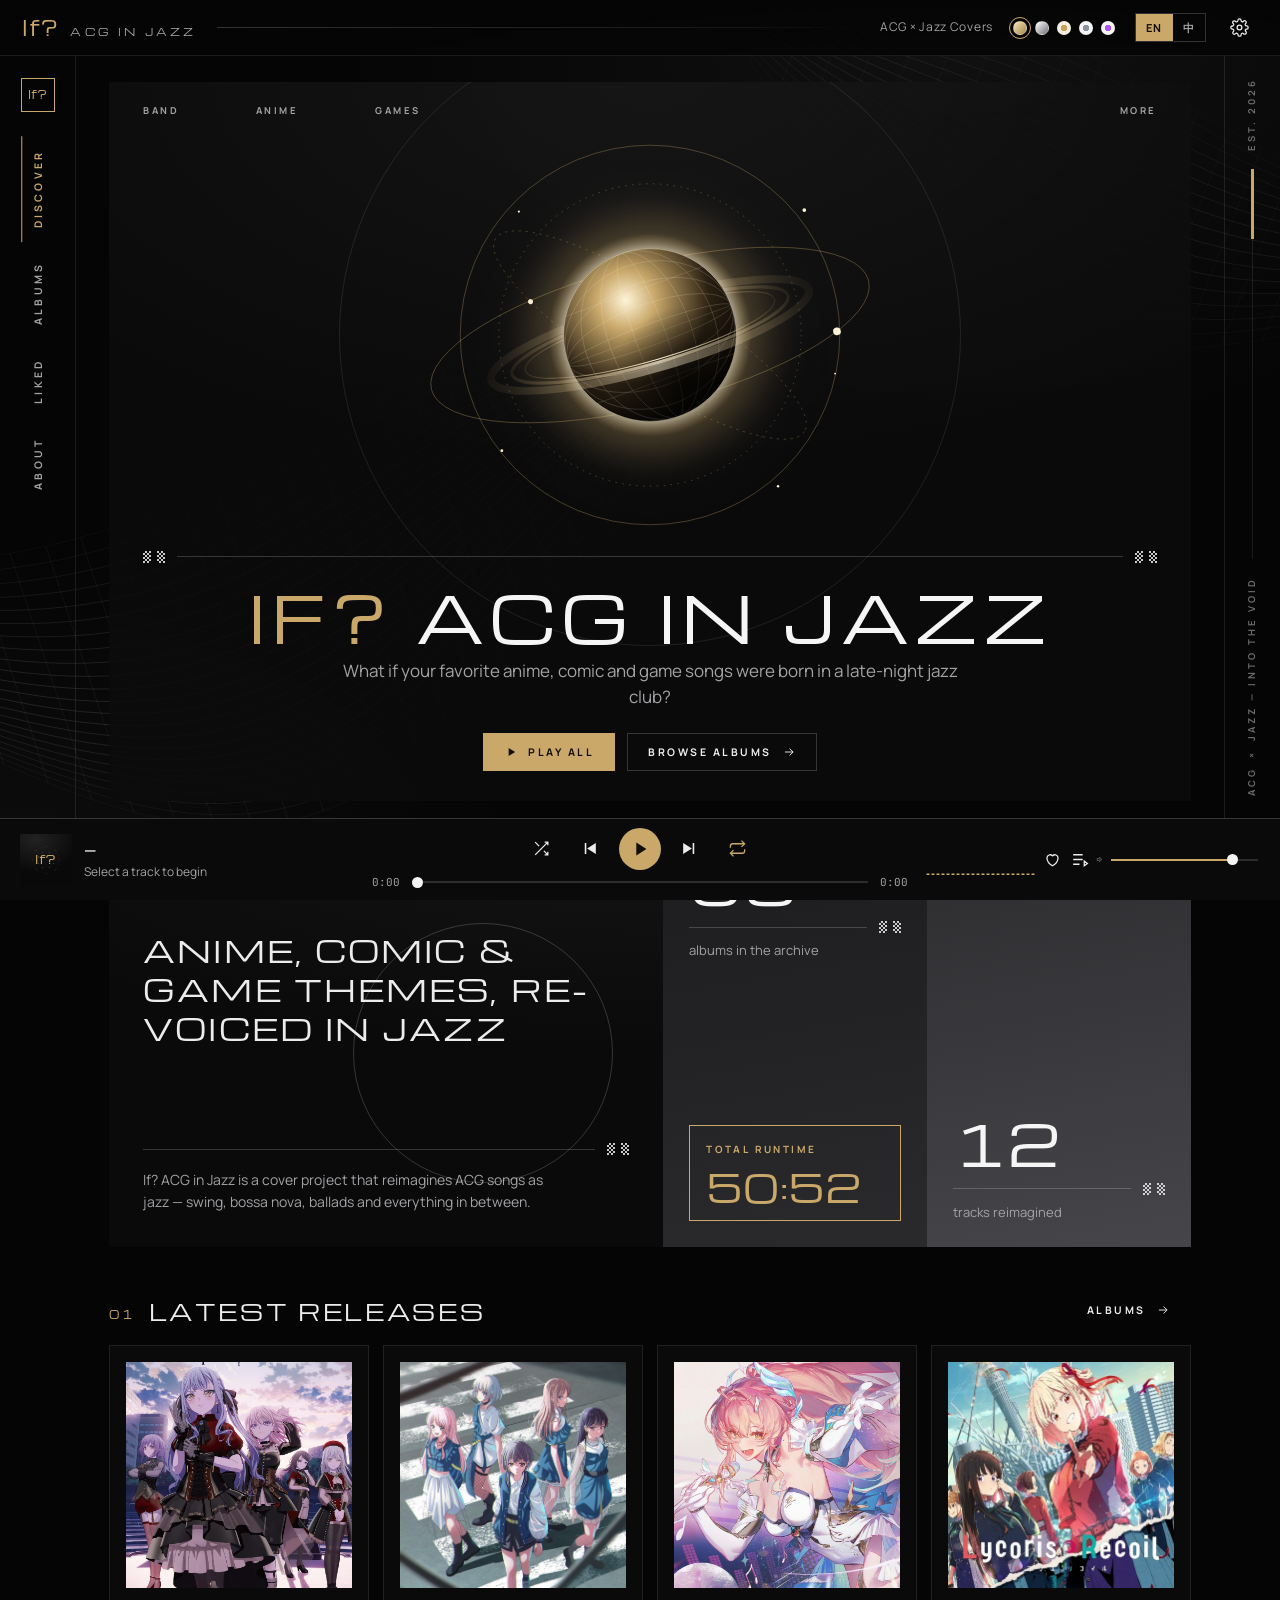
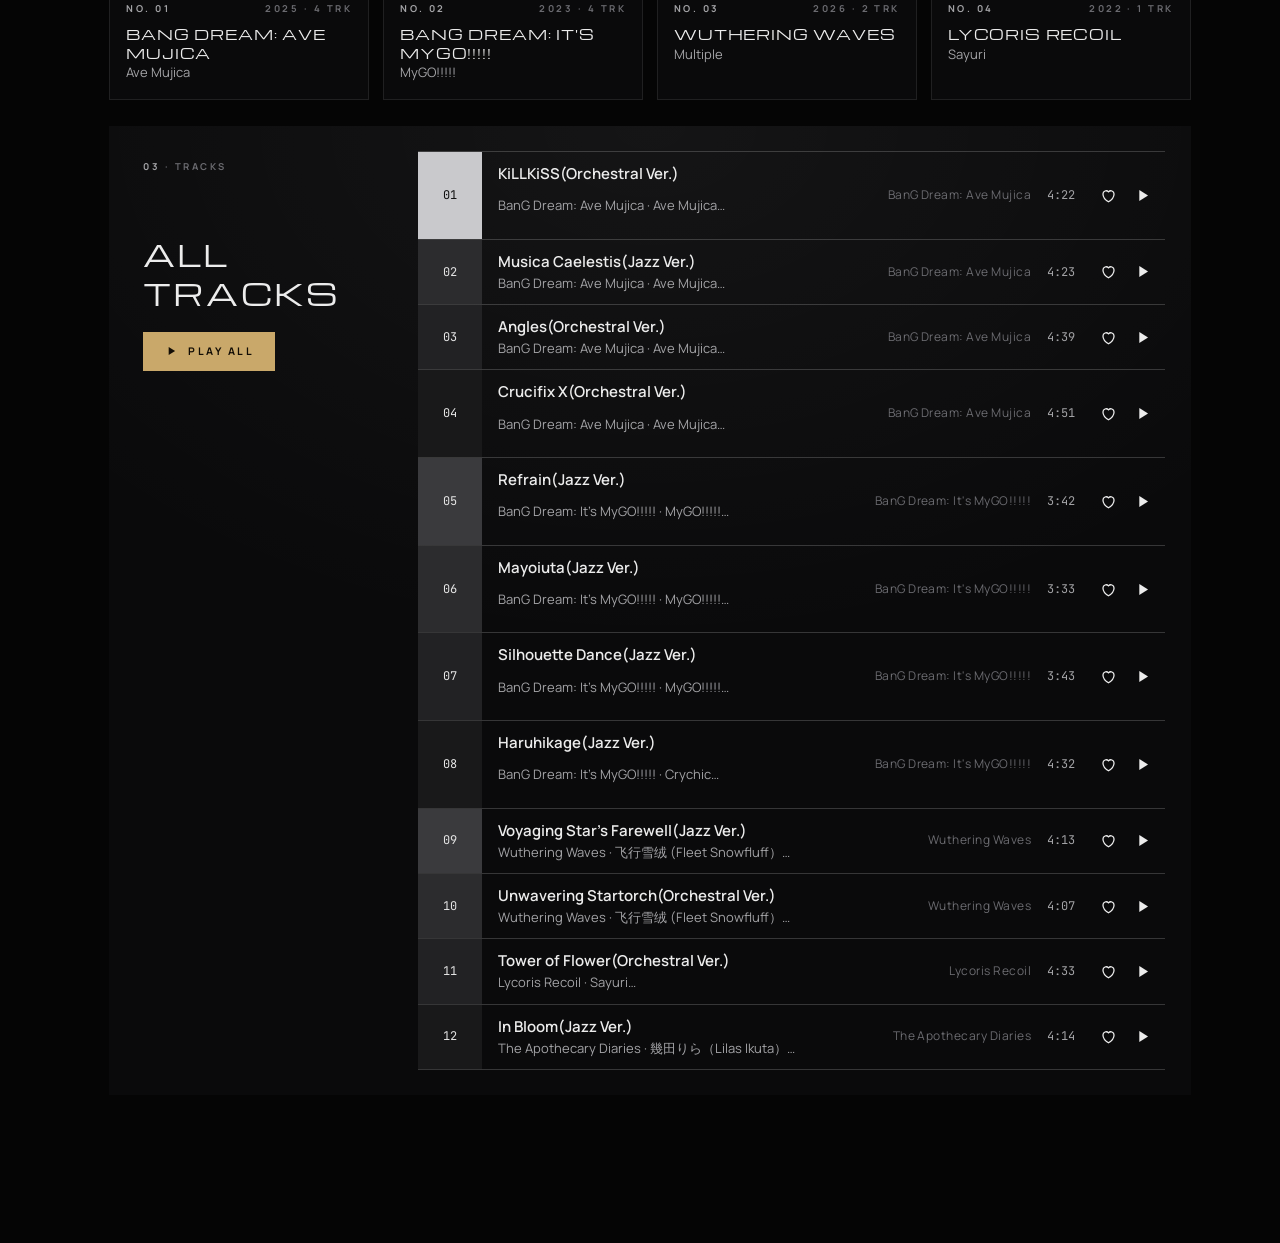
<file: if-acg-jazz-site/index.html>
<!DOCTYPE html>
<html lang="en" data-mode="static" data-theme="gold" data-base="dark">
<head>
<meta charset="utf-8">
<meta name="viewport" content="width=device-width, initial-scale=1">
<title>If? ACG in Jazz</title>
<meta name="theme-color" content="#050505">
<style id="app-css">/* =========================================================
   If? ACG in Jazz — v4 "Black Editorial"
   Black base · themeable accent (gold / chrome / purple)
   ========================================================= */
:root {
  --bg: #050505; --bg-rgb: 5,5,5;
  --ink: #0b0b0c; --surface: #0a0a0b; --card-hover: #121213; --field: #050505;
  --panel: rgba(12, 12, 13, 0.86);
  --heading: #f5f5f5; --fx: 255,255,255; --mesh: var(--m1); --np-bg: rgba(3, 3, 3, 0.55);
  --ph-a: #222; --ph-b: #090909;
  --no-fg: #e5e5e5; --no-1: #3a3a3d; --no-2: #2c2c2e; --no-3: #222224; --no-4: #19191a; --no-first: #c9c9cc; --no-first-fg: #111;
  --gray-1: linear-gradient(170deg, #1c1c1e 0%, #2a2a2d 100%);
  --gray-2: linear-gradient(170deg, #2c2c2f 0%, #46464a 100%);
  --hair: rgba(255, 255, 255, 0.09);
  --hair-2: rgba(255, 255, 255, 0.18);
  --text: #ececec; --muted: #a3a3a6; --dim: #6b6b70;
  --danger: #f87171; --ok: #86efac;
  --top-h: 56px; --rail-l: 76px; --rail-r: 56px; --player-h: 82px;
  --font-display: "Michroma", "Eurostile", "Microgramma", "Arial Black", "PingFang SC", "Microsoft YaHei", sans-serif;
  --font-body: "Manrope", "Helvetica Neue", Arial, "PingFang SC", "Hiragino Sans GB", "Microsoft YaHei", "Noto Sans SC", sans-serif;
  --font-mono: "JetBrains Mono", ui-monospace, "SFMono-Regular", Menlo, Consolas, monospace;
}
/* ---- accent themes (dark base) ---- */
:root, [data-theme="gold"] {
  --accent: #c9a86a; --accent-2: #ead7a8; --accent-3: #7d6235; --on-accent: #120d05;
  --m1: #fff4d8; --m2: #c9a86a; --m3: #2a2013;
  --line: rgba(201, 168, 106, 0.16); --line-strong: rgba(201, 168, 106, 0.42); --glow: rgba(201, 168, 106, 0.35);
}
[data-theme="chrome"] {
  --accent: #d4d4d8; --accent-2: #fafafa; --accent-3: #71717a; --on-accent: #0a0a0a;
  --m1: #ffffff; --m2: #a1a1aa; --m3: #18181b;
  --line: rgba(255, 255, 255, 0.12); --line-strong: rgba(255, 255, 255, 0.34); --glow: rgba(255, 255, 255, 0.22);
}
/* ---- light themes ---- */
[data-theme="lightgold"] {
  --accent: #a8823f; --accent-2: #6f531f; --accent-3: #d6bb84; --on-accent: #ffffff;
  --m1: #fff7e2; --m2: #c9a35a; --m3: #5a4318;
  --line: rgba(168, 130, 63, 0.22); --line-strong: rgba(168, 130, 63, 0.5); --glow: rgba(201, 163, 90, 0.35);
  --bg: #f4efe4; --bg-rgb: 244,239,228; --panel: rgba(255, 253, 248, 0.86); --surface: #fbf8f1; --card-hover: #fffdf8; --field: #ffffff;
  --gray-1: linear-gradient(170deg, #ebe4d4 0%, #ded5c1 100%); --gray-2: linear-gradient(170deg, #ddd3bd 0%, #c9bda3 100%);
  --ph-a: #fbf3df; --ph-b: #e6dcc5;
}
[data-theme="lightsilver"] {
  --accent: #5b6472; --accent-2: #2f3640; --accent-3: #b7bec8; --on-accent: #ffffff;
  --m1: #ffffff; --m2: #a3abb7; --m3: #3a414c;
  --line: rgba(91, 100, 114, 0.2); --line-strong: rgba(91, 100, 114, 0.45); --glow: rgba(140, 150, 165, 0.35);
  --bg: #eceef1; --bg-rgb: 236,238,241; --panel: rgba(255, 255, 255, 0.84); --surface: #f8f9fa; --card-hover: #ffffff; --field: #ffffff;
  --gray-1: linear-gradient(170deg, #e3e6ea 0%, #d5d9df 100%); --gray-2: linear-gradient(170deg, #d3d8de 0%, #bcc3cc 100%);
  --ph-a: #ffffff; --ph-b: #dde1e6;
}
/* shared light-base neutrals (light themes + custom light) */
[data-base="light"] {
  --text: #1a1916; --muted: #5d5850; --dim: #8e887d; --heading: #111;
  --hair: rgba(0, 0, 0, 0.09); --hair-2: rgba(0, 0, 0, 0.2); --fx: 0,0,0;
  --no-fg: #1a1916; --no-1: #d6d2c9; --no-2: #e2ded6; --no-3: #ebe8e1; --no-4: #f3f1ec; --no-first: #2a2824; --no-first-fg: #f6f3ec;
  --mesh: var(--m3); --np-bg: rgba(8, 7, 6, 0.94);
}
[data-base="light"][data-theme="custom"] { --bg: #f3f2ef; --bg-rgb: 243,242,239; --panel: rgba(255,255,255,.85); --surface: #faf9f7; --card-hover: #fff; --field: #fff;
  --gray-1: linear-gradient(170deg, #e7e5e1 0%, #d9d6d0 100%); --gray-2: linear-gradient(170deg, #d6d3cc 0%, #c2beb5 100%); --ph-a: #fff; --ph-b: #e2dfd9; }
/* Now Playing always stays a dark "space" view */
.np { --text: #ececec; --muted: #a3a3a6; --dim: #6b6b70; --heading: #fff; --hair: rgba(255,255,255,.09); --hair-2: rgba(255,255,255,.18); --fx: 255,255,255; }

* { box-sizing: border-box; }
html, body { margin: 0; min-height: 100%; }
body { background: var(--bg); color: var(--text); font-family: var(--font-body); font-size: 16px; line-height: 1.55; -webkit-font-smoothing: antialiased; overflow-x: hidden; }
a { color: var(--accent-2); text-decoration: none; }
a:hover { color: var(--heading); }
button { font: inherit; color: inherit; }
::selection { background: var(--accent); color: var(--on-accent); }
* { scrollbar-width: thin; scrollbar-color: var(--hair-2) transparent; }

/* background: soft vignette + wire mesh canvas */
.bg-layer { position: fixed; inset: 0; z-index: -2; pointer-events: none;
  background: radial-gradient(70vw 50vw at 75% 0%, rgba(var(--fx),.05), transparent 70%), radial-gradient(60vw 40vw at 0% 100%, rgba(var(--fx),.035), transparent 70%), var(--bg); }
#mesh { position: fixed; inset: 0; z-index: -1; pointer-events: none; display: block; }

/* ---------- primitives ---------- */
.micro { font-size: 9.5px; font-weight: 700; letter-spacing: .26em; text-transform: uppercase; color: var(--muted); }
.micro.dim { color: var(--dim); }
.label { font-size: 10px; font-weight: 700; letter-spacing: .24em; text-transform: uppercase; color: var(--accent); }
.label .dim, .dim { color: var(--dim); }
.muted { color: var(--muted); }
.mono { font-family: var(--font-mono); }
.disp { font-family: var(--font-display); font-weight: 400; text-transform: uppercase; letter-spacing: .06em; line-height: 1.12; }
.glyph { display: inline-block; width: 22px; height: 12px; flex: none;
  background: conic-gradient(var(--text) 25%, transparent 0 50%, var(--text) 0 75%, transparent 0) 0 0 / 4px 4px; opacity: .85;
  -webkit-mask: linear-gradient(90deg, #000 0 8px, transparent 8px 14px, #000 14px); mask: linear-gradient(90deg, #000 0 8px, transparent 8px 14px, #000 14px); }
.rule { display: flex; align-items: center; gap: 12px; }
.rule::before { content: ""; order: 1; flex: 1; height: 1px; background: var(--hair-2); }
.rule .glyph:last-child { order: 2; }
.btn {
  display: inline-flex; align-items: center; gap: 10px; padding: 10px 20px; cursor: pointer;
  background: transparent; border: 1px solid var(--hair-2); border-radius: 0; color: var(--text);
  font-size: 10.5px; font-weight: 700; letter-spacing: .24em; text-transform: uppercase;
  transition: border-color .2s, background .2s, color .2s, box-shadow .2s;
}
.btn:hover { border-color: var(--accent); color: var(--accent-2); }
.btn.primary { background: var(--accent); border-color: var(--accent); color: var(--on-accent); }
.btn.primary:hover { background: var(--accent-2); color: var(--on-accent); box-shadow: 0 0 30px var(--glow); }
.btn.danger { border-color: rgba(248,113,113,.45); color: var(--danger); }
.btn.danger:hover { background: rgba(248,113,113,.1); }
.btn.ghost { border-color: transparent; }
.btn:disabled { opacity: .35; cursor: not-allowed; box-shadow: none; }
.btn svg { width: 14px; height: 14px; }
.icon-btn { display: inline-grid; place-items: center; width: 38px; height: 38px; padding: 0; background: transparent; border: 1px solid transparent; border-radius: 50%; color: var(--text); cursor: pointer; transition: color .2s, border-color .2s; }
.icon-btn:hover { color: var(--accent-2); border-color: var(--hair-2); }
.icon-btn svg { width: 19px; height: 19px; }
.icon-btn.active { color: var(--accent); }
.icon-btn.big { width: 48px; height: 48px; background: var(--accent); color: var(--on-accent); }
.icon-btn.big:hover { background: var(--accent-2); color: var(--on-accent); box-shadow: 0 0 26px var(--glow); }
.icon-btn.big svg { width: 22px; height: 22px; }
.dot { width: 6px; height: 6px; border-radius: 50%; background: var(--accent); display: inline-block; }
.dot.pulse { animation: pulse 1.6s infinite; }
@keyframes pulse { 50% { opacity: .25; } }
@keyframes spin { to { transform: rotate(360deg); } }

/* ---------- frame: top bar + rails ---------- */
.topbar { position: fixed; top: 0; left: 0; right: 0; height: var(--top-h); z-index: 30; display: flex; align-items: center; gap: 20px;
  padding: 0 22px; background: linear-gradient(180deg, rgba(var(--bg-rgb),.96), rgba(var(--bg-rgb),.84)); border-bottom: 1px solid var(--hair); }
.brand { display: flex; align-items: baseline; gap: 12px; color: var(--text); white-space: nowrap; }
.brand-mark { font-family: var(--font-display); font-size: 20px; color: var(--accent); letter-spacing: .04em; }
.brand-sub { font-family: var(--font-display); font-size: 10px; letter-spacing: .32em; color: var(--muted); }
.topbar .line { flex: 1; height: 1px; background: linear-gradient(90deg, var(--hair-2), var(--hair) 70%, transparent); }
.topbar .handle { font-size: 12px; color: var(--muted); letter-spacing: .06em; white-space: nowrap; }
.themes { display: flex; gap: 8px; align-items: center; }
.themes button { width: 14px; height: 14px; border-radius: 50%; border: 1px solid var(--hair-2); padding: 0; cursor: pointer; }
.themes button[data-theme-btn="gold"] { background: linear-gradient(135deg, #f3e2b6, #a9884d); }
.themes button[data-theme-btn="chrome"] { background: linear-gradient(135deg, #ffffff, #71717a); }
.themes button[data-theme-btn="lightgold"] { background: radial-gradient(circle at 50% 50%, #c9a35a 0 38%, #f6efe0 40%); }
.themes button[data-theme-btn="lightsilver"] { background: radial-gradient(circle at 50% 50%, #8b939f 0 38%, #f4f5f7 40%); }
.themes button[data-theme-btn="custom"] { background: var(--custom-dot, conic-gradient(#f87171, #fbbf24, #34d399, #60a5fa, #a78bfa, #f87171)); }
.themes button.on { outline: 1px solid var(--accent); outline-offset: 3px; }
.lang-toggle { display: inline-flex; border: 1px solid var(--hair-2); }
.lang-toggle button { background: transparent; border: 0; padding: 5px 10px; cursor: pointer; font-size: 11px; font-weight: 700; letter-spacing: .12em; color: var(--muted); }
.lang-toggle button.on { background: var(--accent); color: var(--on-accent); }

.rail { position: fixed; top: var(--top-h); bottom: var(--player-h); z-index: 20; display: flex; flex-direction: column; align-items: center; padding: 22px 0; }
.rail.left { left: 0; width: var(--rail-l); border-right: 1px solid var(--hair); justify-content: flex-start; gap: 6px; }
.rail.right { right: 0; width: var(--rail-r); border-left: 1px solid var(--hair); justify-content: space-between; }
.vlink { writing-mode: vertical-rl; transform: rotate(180deg); padding: 14px 8px; font-size: 10.5px; font-weight: 700; letter-spacing: .3em; text-transform: uppercase; color: var(--muted);
  border-right: 1px solid transparent; transition: color .2s, border-color .2s; white-space: nowrap; }
.vlink:hover { color: var(--text); }
.vlink.active { color: var(--accent); border-right-color: var(--accent); }
.vlink .unsaved { display: none; }
.vlink[data-nav="edit"] { display: none; }
.can-edit .vlink[data-nav="edit"] { display: block; }
.has-draft .vlink[data-nav="edit"]::after { content: " •"; color: var(--danger); }
.vtext { writing-mode: vertical-rl; transform: rotate(180deg); font-size: 9.5px; font-weight: 700; letter-spacing: .32em; text-transform: uppercase; color: var(--dim); white-space: nowrap; }
.scrollbar { width: 1px; flex: 1; margin: 18px 0; background: var(--hair); position: relative; }
.scrollbar i { position: absolute; left: -1px; width: 3px; top: 0; height: 18%; background: var(--accent); transition: top .1s; }
.rail .mark { width: 34px; height: 34px; display: grid; place-items: center; border: 1px solid var(--accent); color: var(--accent); font-family: var(--font-display); font-size: 11px; margin-bottom: 18px; }

.main { margin: 0 var(--rail-r) 0 var(--rail-l); padding: calc(var(--top-h) + 26px) clamp(16px, 2.6vw, 38px) calc(var(--player-h) + 40px); min-width: 0; }
.mobile-nav { display: none; }

/* ---------- blocks ---------- */
.block { position: relative; background: radial-gradient(120% 90% at 50% 0%, rgba(var(--fx),.045), transparent 60%), var(--panel); margin-bottom: 26px; overflow: hidden; }
.block-pad { padding: clamp(20px, 3vw, 34px); }
.microrow { display: flex; gap: clamp(18px, 6vw, 110px); align-items: center; }
.microrow .micro:last-child { margin-left: auto; }
.microrow a.micro:hover { color: var(--accent-2); }

/* hero */
.hero { min-height: min(78vh, 760px); display: flex; flex-direction: column; padding: 22px clamp(20px, 3vw, 34px) 30px; }
.hero .art { position: relative; flex: 1; display: grid; place-items: center; min-height: 300px; }
.hero .art svg { width: min(100%, 540px); height: auto; max-height: 48vh; overflow: visible; }
.hero .art::before { content: ""; position: absolute; width: min(70vw, 620px); aspect-ratio: 1; border-radius: 50%; border: 1px solid var(--hair); left: 50%; top: 50%; transform: translate(-50%, -50%); }
.hero .art::after { content: ""; position: absolute; width: min(48vw, 420px); aspect-ratio: 1; border-radius: 50%; background: radial-gradient(circle, var(--glow), transparent 65%); left: 50%; top: 52%; transform: translate(-50%, -50%); opacity: .55; z-index: -1; }
.hero h1 { font-family: var(--font-display); font-weight: 400; text-transform: uppercase; text-align: center; letter-spacing: .08em; line-height: 1.08;
  font-size: clamp(26px, 5vw, 64px); margin: 18px 0 8px; color: var(--heading); }
.hero h1 .q { color: var(--accent); }
.hero .tag { text-align: center; color: var(--muted); max-width: 640px; margin: 0 auto 22px; font-size: clamp(15px, 1.5vw, 17px); }
.hero .acts { display: flex; gap: 12px; justify-content: center; flex-wrap: wrap; }
.instr .instr-orbits { opacity: .6; }
.instr g[transform^="translate(262"] { transform-origin: center; }

/* split / stats */
.split { display: grid; grid-template-columns: 1.05fr 1fr; gap: 0; }
.split > * { min-height: 420px; }
.statement { padding: clamp(20px, 3vw, 34px); display: flex; flex-direction: column; position: relative; overflow: hidden; }
.statement h2 { font-family: var(--font-display); font-weight: 400; text-transform: uppercase; letter-spacing: .07em; line-height: 1.3; font-size: clamp(20px, 2.5vw, 30px); margin: 54px 0 0; max-width: 16ch; position: relative; z-index: 1; }
.statement .circle { position: absolute; width: 260px; height: 260px; border-radius: 50%; border: 1px solid var(--hair-2); left: 44%; top: 96px; }
.statement .foot { margin-top: auto; padding-top: 30px; }
.statement .foot p { color: var(--muted); font-size: 14px; max-width: 46ch; margin: 14px 0 0; }
.cols { display: grid; grid-template-columns: 1fr 1fr; }
.col { padding: clamp(18px, 2.4vw, 26px); display: flex; flex-direction: column; justify-content: space-between; gap: 30px; }
.col.g1 { background: var(--gray-1); }
.col.g2 { background: var(--gray-2); }
.big { font-family: var(--font-display); font-weight: 400; font-size: clamp(34px, 4.4vw, 58px); line-height: 1; letter-spacing: .02em; color: var(--heading); }
.big.accent { color: var(--accent); }
.stat .rule { margin: 12px 0 8px; }
.stat p { margin: 0; font-size: 13px; color: var(--muted); line-height: 1.4; }
.frame { border: 1px solid var(--accent); padding: 16px 16px 14px; }
.frame .label { display: block; margin-bottom: 10px; }

/* section heading */
.sect { display: flex; align-items: flex-end; justify-content: space-between; gap: 16px; margin: 44px 0 16px; }
.sect h2 { font-family: var(--font-display); font-weight: 400; font-size: clamp(16px, 1.9vw, 22px); letter-spacing: .12em; text-transform: uppercase; margin: 0; }
.sect h2 .idx { color: var(--accent); font-size: 11px; margin-right: 14px; vertical-align: middle; }

/* album cards */
.album-grid { display: grid; gap: 14px; grid-template-columns: repeat(auto-fill, minmax(210px, 1fr)); }
.album-card { display: block; padding: 16px; background: var(--surface); border: 1px solid var(--hair); color: var(--text); position: relative; transition: background .25s; }
.album-card:hover { background: var(--card-hover); color: var(--text); }
.album-card .cover-wrap { position: relative; }
.album-card .play-fab { position: absolute; right: 10px; bottom: 10px; opacity: 0; transform: translateY(6px); transition: opacity .2s, transform .2s; }
.album-card:hover .play-fab { opacity: 1; transform: none; }
.album-card .meta { display: flex; justify-content: space-between; gap: 8px; margin-top: 14px; }
.album-card .t { font-family: var(--font-display); font-size: 14px; letter-spacing: .06em; text-transform: uppercase; line-height: 1.35; margin-top: 8px; }
.album-card .s { color: var(--muted); font-size: 13px; }
.cover { width: 100%; aspect-ratio: 1; object-fit: cover; display: block; background: var(--surface); filter: saturate(.9); transition: filter .3s; }
.album-card:hover .cover { filter: saturate(1.05); }
.cover-ph { width: 100%; aspect-ratio: 1; display: grid; place-items: center; font-family: var(--font-display); font-size: 20px; color: var(--accent); letter-spacing: .06em;
  background: radial-gradient(circle at 50% 50%, transparent 0 22%, var(--hair-2) 22.3% 22.6%, transparent 23% 36%, var(--hair) 36.3% 36.6%, transparent 37%), radial-gradient(120% 90% at 30% 10%, var(--ph-a), var(--ph-b) 70%); }

/* track table (ref: allocation table) */
.ttable { display: grid; grid-template-columns: minmax(220px, .8fr) 2fr; }
.ttable .lead { padding: clamp(20px, 3vw, 34px); display: flex; flex-direction: column; gap: 20px; }
.ttable .lead h2 { font-family: var(--font-display); font-weight: 400; font-size: clamp(20px, 2.4vw, 30px); letter-spacing: .07em; text-transform: uppercase; line-height: 1.3; margin: 40px 0 0; }
.ttable .rows { padding: clamp(14px, 2vw, 26px) clamp(14px, 2vw, 26px) clamp(14px, 2vw, 26px) 0; }
.tracks { border-top: 1px solid var(--hair-2); }
.track-row { display: grid; grid-template-columns: 64px 1fr auto auto auto; gap: 16px; align-items: stretch; border-bottom: 1px solid var(--hair-2); cursor: pointer; min-height: 58px; transition: background .2s; }
.track-row > * { align-self: center; }
.track-row .no { align-self: stretch; display: grid; place-items: center; font-family: var(--font-mono); font-size: 12px; color: var(--no-fg); background: var(--no-2); }
.track-row:nth-child(4n+1) .no { background: var(--no-1); } .track-row:nth-child(4n+2) .no { background: var(--no-2); } .track-row:nth-child(4n+3) .no { background: var(--no-3); } .track-row:nth-child(4n+4) .no { background: var(--no-4); }
.track-row:first-child .no { background: var(--no-first); color: var(--no-first-fg); }
.track-row:hover { background: rgba(var(--fx),.03); }
.track-row.playing .no { background: var(--accent) !important; color: var(--on-accent); }
.track-row .ti { min-width: 0; padding: 10px 0; }
.track-row .ti .n { font-weight: 600; font-size: 15px; white-space: nowrap; overflow: hidden; text-overflow: ellipsis; }
.track-row.playing .ti .n { color: var(--accent-2); }
.track-row .ti .o { color: var(--muted); font-size: 13px; white-space: nowrap; overflow: hidden; text-overflow: ellipsis; }
.track-row .alb { color: var(--dim); font-size: 12px; max-width: 220px; white-space: nowrap; overflow: hidden; text-overflow: ellipsis; letter-spacing: .04em; }
.track-row .dur { font-family: var(--font-mono); font-size: 12px; color: var(--muted); }
.track-row .icon-btn { width: 34px; height: 34px; }
.eq { display: inline-flex; gap: 2px; align-items: flex-end; height: 13px; }
.eq i { width: 3px; background: currentColor; animation: eq .9s infinite ease-in-out; }
.eq i:nth-child(2) { animation-delay: .2s; } .eq i:nth-child(3) { animation-delay: .4s; }
@keyframes eq { 0%,100% { height: 3px; } 50% { height: 13px; } }
.paused .eq i { animation-play-state: paused; }
.empty { padding: 40px; text-align: center; color: var(--muted); }

/* album page */
.back-link { display: inline-flex; align-items: center; gap: 8px; margin-bottom: 16px; font-size: 10.5px; font-weight: 700; letter-spacing: .24em; text-transform: uppercase; }
.album-head { display: grid; grid-template-columns: minmax(200px, 320px) 1fr; gap: clamp(20px, 3vw, 40px); align-items: end; }
.album-head h1 { font-family: var(--font-display); font-weight: 400; text-transform: uppercase; letter-spacing: .06em; font-size: clamp(22px, 3.4vw, 44px); line-height: 1.2; margin: 14px 0 8px; }
.album-head .desc { color: var(--muted); white-space: pre-wrap; margin: 8px 0 18px; max-width: 70ch; }

/* about */
.about-page h1 { font-family: var(--font-display); font-weight: 400; text-transform: uppercase; letter-spacing: .06em; font-size: clamp(24px, 3.6vw, 44px); margin: 40px 0 20px; }
.prose { white-space: pre-wrap; font-size: 16px; }
.links { display: flex; gap: 10px; flex-wrap: wrap; margin-top: 22px; }
.disclaimer { margin-top: 30px; padding-top: 16px; border-top: 1px solid var(--hair); color: var(--dim); font-size: 13px; white-space: pre-wrap; }

/* ---------- drawer ---------- */
.scrim { position: fixed; inset: 0; background: rgba(0,0,0,.66); opacity: 0; pointer-events: none; transition: opacity .2s; z-index: 40; }
.scrim.open { opacity: 1; pointer-events: auto; }
.drawer { position: fixed; top: 0; right: 0; bottom: var(--player-h); width: min(460px, 100vw); transform: translateX(105%); transition: transform .3s cubic-bezier(.2,.8,.2,1);
  z-index: 50; overflow-y: auto; padding: 26px; background: var(--surface); border-left: 1px solid var(--hair-2); }
.drawer.open { transform: none; }
.drawer .close { position: absolute; top: 14px; right: 14px; }
.drawer h2 { font-family: var(--font-display); font-weight: 400; text-transform: uppercase; letter-spacing: .05em; font-size: 20px; line-height: 1.35; margin: 14px 40px 6px 0; }
.drawer .cover, .drawer .cover-ph { margin: 18px 0; }
.drawer-actions { display: flex; gap: 10px; align-items: center; }
.kv { display: grid; grid-template-columns: auto 1fr; gap: 8px 18px; margin: 18px 0; font-size: 14px; }
.kv dt { font-size: 9.5px; font-weight: 700; letter-spacing: .24em; text-transform: uppercase; color: var(--dim); padding-top: 3px; }
.kv dd { margin: 0; }
.blockline { margin-top: 18px; padding-top: 14px; border-top: 1px solid var(--hair); }
.blockline .prose { color: var(--muted); font-size: 15px; margin-top: 8px; }

/* ---------- player ---------- */
.player { position: fixed; left: 0; right: 0; bottom: 0; height: var(--player-h); z-index: 60; display: grid;
  grid-template-columns: minmax(200px, 1fr) minmax(300px, 1.6fr) minmax(200px, 1fr); align-items: center; gap: 18px; padding: 0 20px;
  background: var(--surface); border-top: 1px solid var(--hair-2); }
.p-now { display: flex; align-items: center; gap: 12px; min-width: 0; cursor: pointer; }
.p-now .mini { width: 52px; height: 52px; flex: none; }
.p-now .mini .cover, .p-now .mini .cover-ph { width: 52px; height: 52px; font-size: 12px; }
.p-now .meta { min-width: 0; }
.p-now .n { font-weight: 600; white-space: nowrap; overflow: hidden; text-overflow: ellipsis; }
.p-now .o { font-size: 12px; color: var(--muted); white-space: nowrap; overflow: hidden; text-overflow: ellipsis; }
.p-center { display: flex; flex-direction: column; align-items: center; gap: 4px; }
.p-controls { display: flex; align-items: center; gap: 10px; }
.p-controls .icon-btn.big { width: 42px; height: 42px; }
.p-seek { display: flex; align-items: center; gap: 10px; width: 100%; font-family: var(--font-mono); font-size: 11px; color: var(--muted); }
.p-right { display: flex; align-items: center; justify-content: flex-end; gap: 6px; }
.p-right canvas { width: 110px; height: 30px; }
input[type="range"] { -webkit-appearance: none; appearance: none; width: 100%; height: 2px; background: linear-gradient(90deg, var(--accent) var(--pct, 0%), rgba(var(--fx),.14) var(--pct, 0%)); outline: none; cursor: pointer; }
input[type="range"]::-webkit-slider-thumb { -webkit-appearance: none; width: 11px; height: 11px; border-radius: 50%; background: var(--heading); border: 0; }
input[type="range"]::-moz-range-thumb { width: 11px; height: 11px; border-radius: 50%; background: var(--heading); border: 0; }
.vol { width: 80px; }
.queue { position: fixed; right: 18px; bottom: calc(var(--player-h) + 12px); width: min(380px, calc(100vw - 24px)); max-height: 60vh; overflow-y: auto; z-index: 55; padding: 14px; display: none; background: var(--surface); border: 1px solid var(--hair-2); }
.queue.open { display: block; }
.queue .track-row { grid-template-columns: 40px 1fr auto; min-height: 48px; }

/* ---------- now playing ---------- */
.np { position: fixed; inset: 0 0 var(--player-h) 0; z-index: 45; display: grid; grid-template-columns: 1fr 1fr; gap: clamp(20px, 4vw, 60px); padding: clamp(24px, 4vw, 60px);
  background: var(--np-bg); transform: translateY(100%); transition: transform .35s cubic-bezier(.2,.8,.2,1); overflow: hidden; }
.np { visibility: hidden; transition: transform .35s cubic-bezier(.2,.8,.2,1), visibility 0s .35s; }
.np.open { transform: none; visibility: visible; transition: transform .35s cubic-bezier(.2,.8,.2,1), visibility 0s; }
.np-open .main, .np-open .rail, .np-open .topbar, .np-open .mobile-nav { visibility: hidden; }
.np-bg { position: absolute; inset: -60px; background-size: cover; background-position: center; filter: blur(70px) saturate(1.1) brightness(.4); opacity: .3; z-index: 0; }
.np > *:not(.np-bg) { position: relative; z-index: 1; }
.np-close { position: absolute !important; top: 18px; right: 18px; }
.np-left { display: flex; flex-direction: column; align-items: center; justify-content: center; gap: 24px; min-height: 0; }
.orbit-wrap { position: relative; display: grid; place-items: center; }
.orbit-wrap .orbit { position: absolute; border-radius: 50%; border: 1px solid var(--hair-2); pointer-events: none; animation: spin linear infinite; animation-play-state: paused; }
.orbit-wrap .orbit::after { content: ""; position: absolute; top: -3px; left: calc(50% - 3px); width: 6px; height: 6px; border-radius: 50%; background: var(--accent-2); box-shadow: 0 0 10px var(--accent); }
.orbit-wrap .o1 { inset: -8%; animation-duration: 22s; }
.orbit-wrap .o2 { inset: -16%; animation-duration: 40s; animation-direction: reverse; border-style: dashed; border-color: var(--hair); }
.orbit-wrap.live .orbit { animation-play-state: running; }
.vinyl { position: relative; width: min(36vw, 54vh, 420px); aspect-ratio: 1; border-radius: 50%; background: repeating-radial-gradient(circle at 50% 50%, #0c0c0c 0 2px, #161616 2px 3px);
  box-shadow: 0 0 0 1px var(--line-strong), 0 0 80px var(--glow), inset 0 0 40px #000; animation: spin 14s linear infinite; animation-play-state: paused; }
.vinyl.spinning { animation-play-state: running; }
.vinyl::after { content: ""; position: absolute; inset: 0; border-radius: 50%; background: conic-gradient(from 30deg, transparent 0 20%, rgba(255,255,255,.07) 25%, transparent 30% 70%, rgba(255,255,255,.05) 75%, transparent 80%); }
.vinyl .label-art { position: absolute; inset: 31%; border-radius: 50%; overflow: hidden; border: 3px solid #050505; box-shadow: 0 0 0 1px var(--accent); }
.vinyl .label-art img, .vinyl .label-art .cover-ph { width: 100%; height: 100%; object-fit: cover; aspect-ratio: auto; font-size: 15px; }
.vinyl .hole { position: absolute; left: 50%; top: 50%; width: 4%; height: 4%; transform: translate(-50%, -50%); border-radius: 50%; background: #050505; box-shadow: 0 0 0 1px var(--accent); z-index: 2; }
.np-title { text-align: center; }
.np-title h2 { font-family: var(--font-display); font-weight: 400; text-transform: uppercase; letter-spacing: .05em; font-size: clamp(18px, 2.2vw, 26px); margin: 8px 0 4px; }
.np-title .o { color: var(--muted); }
.np-right { display: flex; flex-direction: column; min-height: 0; }
.tabs { display: flex; gap: 4px; border-bottom: 1px solid var(--hair-2); margin-bottom: 14px; }
.tab { background: transparent; border: 0; padding: 10px 16px; cursor: pointer; font-size: 10.5px; font-weight: 700; letter-spacing: .24em; text-transform: uppercase; color: var(--muted); border-bottom: 1px solid transparent; margin-bottom: -1px; }
.tab.on { color: var(--heading); border-bottom-color: var(--accent); }
.np-pane { flex: 1; overflow-y: auto; min-height: 0; padding-right: 8px; }
.lyrics { padding: 30vh 0; }
.lyrics p { margin: 0 0 16px; font-size: clamp(16px, 1.7vw, 21px); color: var(--dim); transition: color .25s, transform .25s; transform-origin: left center; }
.lyrics p.on { color: var(--heading); transform: scale(1.04); text-shadow: 0 0 22px var(--glow); }
.lyrics.plain { padding: 10px 0; } .lyrics.plain p { color: var(--text); white-space: pre-wrap; }

/* ---------- toast / dialog ---------- */
.toast { position: fixed; left: 50%; bottom: calc(var(--player-h) + 18px); transform: translateX(-50%) translateY(20px); padding: 10px 18px; z-index: 100; opacity: 0; pointer-events: none; transition: opacity .2s, transform .2s;
  background: var(--surface); color: var(--text); border: 1px solid var(--line-strong); font-size: 13px; }
.toast.show { opacity: 1; transform: translateX(-50%); }
.modal-back { position: fixed; inset: 0; background: rgba(0,0,0,.75); z-index: 80; display: grid; place-items: center; padding: 16px; }
.modal { width: min(560px, 100%); padding: 24px; background: var(--surface); border: 1px solid var(--hair-2); }
.dlg-msg { white-space: pre-wrap; color: var(--muted); margin: 10px 0 18px; }
.loading { padding: 80px 0; text-align: center; font-size: 11px; letter-spacing: .3em; color: var(--accent); }

/* ---------- editor / studio ---------- */
.edit-bar { position: sticky; top: var(--top-h); z-index: 25; display: flex; align-items: center; gap: 12px; flex-wrap: wrap; padding: 12px 16px; margin: -26px 0 20px; background: var(--surface); border-bottom: 1px solid var(--line-strong); }
.edit-bar h1 { font-family: var(--font-display); font-weight: 400; font-size: 16px; letter-spacing: .1em; margin: 0; }
.edit-bar .spacer { flex: 1; }
.admin-grid { display: grid; grid-template-columns: 280px 1fr; gap: 22px; align-items: start; }
.admin-side { padding: 12px; position: sticky; top: calc(var(--top-h) + 70px); max-height: calc(100vh - 200px); overflow-y: auto; background: var(--panel); border: 1px solid var(--hair); }
.side-item { display: flex; align-items: center; gap: 10px; padding: 8px 10px; cursor: pointer; border: 1px solid transparent; color: var(--muted); font-weight: 600; }
.side-item:hover { background: rgba(var(--fx),.04); color: var(--text); }
.side-item.on { border-color: var(--line-strong); color: var(--heading); background: rgba(var(--fx),.04); }
.side-item .thumb { width: 36px; height: 36px; flex: none; }
.side-item .thumb .cover, .side-item .thumb .cover-ph { width: 36px; height: 36px; font-size: 9px; }
.side-item .grow { flex: 1; min-width: 0; white-space: nowrap; overflow: hidden; text-overflow: ellipsis; }
.side-item .mv { display: flex; flex-direction: column; }
.side-item .mv button { background: none; border: 0; color: var(--dim); cursor: pointer; padding: 0 4px; line-height: 1; font-size: 11px; }
.side-item .mv button:hover { color: var(--accent); }
.panel { padding: clamp(16px, 2.4vw, 26px); margin-bottom: 20px; background: var(--panel); border: 1px solid var(--hair); }
.panel h2 { font-family: var(--font-display); font-weight: 400; font-size: 16px; letter-spacing: .08em; margin: 6px 0 16px; text-transform: uppercase; }
.panel h3 { font-family: var(--font-display); font-weight: 400; font-size: 14px; letter-spacing: .06em; margin: 8px 0 12px; }
.field { margin-bottom: 14px; }
.field > label, .field > .flabel { display: block; margin-bottom: 6px; font-size: 9.5px; font-weight: 700; letter-spacing: .22em; text-transform: uppercase; color: var(--accent); }
.field .hint, .hint { font-size: 13px; color: var(--dim); margin-top: 4px; }
.pair { display: grid; grid-template-columns: 1fr 1fr; gap: 10px; }
.pair .tag-lang { font-size: 9px; font-weight: 700; color: var(--dim); letter-spacing: .16em; display: block; margin-bottom: 3px; }
.row { display: grid; grid-template-columns: repeat(auto-fit, minmax(180px, 1fr)); gap: 12px; }
input[type="text"], input[type="number"], textarea, select { width: 100%; padding: 9px 12px; background: var(--field); color: var(--text); border: 1px solid var(--hair-2); border-radius: 0; font-family: var(--font-body); font-size: 15px; }
textarea { min-height: 90px; resize: vertical; line-height: 1.5; }
textarea.code { font-family: var(--font-mono); font-size: 13px; min-height: 150px; }
input:focus, textarea:focus, select:focus { outline: none; border-color: var(--accent); }
input::placeholder, textarea::placeholder { color: var(--dim); opacity: .6; font-style: italic; }
.file-box { display: flex; align-items: center; gap: 14px; flex-wrap: wrap; padding: 12px; border: 1px dashed var(--line-strong); }
.file-box .preview { width: 84px; height: 84px; flex: none; }
.file-box .preview .cover, .file-box .preview .cover-ph { width: 84px; height: 84px; font-size: 12px; }
.file-box .info { flex: 1; min-width: 160px; font-size: 14px; color: var(--muted); word-break: break-all; }
.file-box audio { width: 100%; max-width: 360px; height: 34px; margin-top: 6px; }
.busy-line { font-family: var(--font-mono); font-size: 12px; color: var(--accent-2); margin-top: 6px; }
.progress { height: 3px; background: rgba(var(--fx),.1); margin-top: 8px; width: 100%; }
.progress i { display: block; height: 100%; width: 0; background: var(--accent); }
.track-edit-list .te { display: grid; grid-template-columns: 34px 1fr auto; gap: 10px; align-items: center; padding: 8px 10px; border: 1px solid var(--hair); margin-bottom: 6px; cursor: pointer; }
.track-edit-list .te:hover { border-color: var(--hair-2); }
.track-edit-list .te.on { border-color: var(--accent); }
.track-edit-list .te .no { font-family: var(--font-mono); color: var(--dim); text-align: center; }
.track-edit-list .te .acts { display: flex; gap: 2px; }
.track-edit-list .te .acts button { width: 30px; height: 30px; }
.badge { font-size: 9px; font-weight: 700; letter-spacing: .1em; padding: 1px 6px; border: 1px solid var(--hair-2); color: var(--dim); margin-left: 6px; }
.badge.ok { color: var(--ok); border-color: rgba(134,239,172,.4); }
.badge.warn { color: var(--danger); border-color: rgba(248,113,113,.4); }
.track-editor { margin-top: 16px; padding: 18px; border: 1px solid var(--line-strong); background: var(--surface); }
.actions { display: flex; gap: 10px; flex-wrap: wrap; margin-top: 10px; }
.meter { width: 120px; height: 3px; background: rgba(var(--fx),.1); display: inline-block; vertical-align: middle; margin-left: 6px; }
.meter i { display: block; height: 100%; background: var(--accent); }
.steps { counter-reset: s; padding: 0; list-style: none; margin: 0; }
.steps li { counter-increment: s; position: relative; padding: 0 0 12px 34px; color: var(--muted); font-size: 14px; }
.steps li::before { content: counter(s, decimal-leading-zero); position: absolute; left: 0; top: 0; font-family: var(--font-mono); font-size: 12px; color: var(--accent); }

/* ---------- reduced motion ---------- */
@media (prefers-reduced-motion: reduce) { .orbit-wrap .orbit, .vinyl, .eq i { animation: none !important; } }

/* ---------- mobile ---------- */
@media (max-width: 900px) {
  :root { --rail-l: 0px; --rail-r: 0px; --player-h: 126px; --top-h: 52px; }
  .rail { display: none; }
  .topbar { padding: 0 14px; gap: 12px; }
  .topbar .line, .topbar .handle { display: none; }
  .brand-sub { display: none; }
  .themes { margin-left: auto; }
  .main { padding: calc(var(--top-h) + 14px) 12px calc(var(--player-h) + 76px); }
  .mobile-nav { display: flex; position: fixed; left: 0; right: 0; bottom: var(--player-h); height: 52px; z-index: 30; background: var(--surface); border-top: 1px solid var(--hair); justify-content: space-around; align-items: stretch; }
  .mobile-nav a { flex: 1; display: grid; place-items: center; font-size: 9.5px; font-weight: 700; letter-spacing: .2em; text-transform: uppercase; color: var(--muted); border-top: 1px solid transparent; }
  .mobile-nav a.active { color: var(--accent); border-top-color: var(--accent); }
  .mobile-nav a[data-nav="edit"] { display: none; } .can-edit .mobile-nav a[data-nav="edit"] { display: grid; }
  .microrow { gap: 18px; }
  .hero { min-height: auto; } .hero .art { min-height: 240px; }
  .split, .ttable { grid-template-columns: 1fr; }
  .split > * { min-height: 0; }
  .statement .circle { width: 180px; height: 180px; left: 50%; }
  .statement h2 { margin-top: 30px; }
  .cols { min-height: 300px; }
  .ttable .rows { padding: 0 12px 16px; }
  .album-grid { grid-template-columns: repeat(2, 1fr); }
  .album-card { padding: 10px; } .album-card .play-fab { opacity: 1; transform: none; }
  .album-head { grid-template-columns: 1fr; } .album-head .cover, .album-head .cover-ph { max-width: 260px; }
  .track-row { grid-template-columns: 44px 1fr auto auto; gap: 10px; } .track-row .alb { display: none; }
  .player { grid-template-columns: 1fr; grid-template-rows: auto auto; gap: 6px; padding: 10px 14px; }
  .p-right { position: absolute; right: 10px; top: 12px; } .p-right canvas, .p-right .vol, .p-right .vol-ico { display: none; }
  .p-now { padding-right: 100px; } .p-now .mini, .p-now .mini .cover, .p-now .mini .cover-ph { width: 42px; height: 42px; }
  .np { grid-template-columns: 1fr; grid-template-rows: auto 1fr; overflow-y: auto; }
  .vinyl { width: min(60vw, 32vh); } .np-right { min-height: 300px; } .lyrics { padding: 12vh 0; }
  .edit-bar { margin: -14px -12px 16px; padding: 8px 12px; } .edit-bar .btn { padding: 7px 10px; }
  .admin-grid { grid-template-columns: 1fr; } .admin-side { position: static; max-height: none; } .pair { grid-template-columns: 1fr; }
}
/* Chinese: CJK characters read top-to-bottom, upright (no 180° flip) */
html[lang="zh"] .vlink, html[lang="zh"] .vtext { transform: none; text-orientation: mixed; letter-spacing: .5em; }
html[lang="zh"] .vlink { font-size: 13px; border-right: 0; border-left: 1px solid transparent; }
html[lang="zh"] .vlink.active { border-left-color: var(--accent); }

/* tags */
.tagchips { display: inline-flex; gap: 5px; margin-left: 8px; vertical-align: middle; flex-wrap: wrap; }
.tagchip { display: inline-flex; align-items: center; gap: 6px; padding: 1px 7px; border: 1px solid var(--hair-2); font-size: 9.5px; font-weight: 700; letter-spacing: .14em; text-transform: uppercase; color: var(--muted); background: transparent; cursor: pointer; line-height: 1.6; }
.tagchip:hover { color: var(--accent-2); border-color: var(--accent); }
.tagchip.big { padding: 6px 12px; font-size: 10.5px; }
.tagchip.on { background: var(--accent); border-color: var(--accent); color: var(--on-accent); }
.tagchip.on .dim { color: var(--on-accent); opacity: .6; }
.tagcloud, .tagpick { display: flex; flex-wrap: wrap; gap: 8px; }
.kv dd .tagchips { margin-left: 0; }
.ttable .lead .microrow { gap: 22px; flex-wrap: wrap; }
.ttable .lead .microrow .micro:last-child { margin-left: 0; }

/* light base tweaks */
[data-base="light"] .bg-layer { background: radial-gradient(70vw 50vw at 75% 0%, rgba(255,255,255,.7), transparent 70%), var(--bg); }
[data-base="light"] .hero .art::after { opacity: .35; }
[data-base="light"] .cover { filter: none; }
[data-base="light"] .scrim { background: rgba(20,18,14,.35); }
.tag-lang { font-size: 9px; font-weight: 700; color: var(--dim); letter-spacing: .16em; display: block; margin-bottom: 4px; }

/* ---------- visitor settings panel ---------- */
.settings-panel h2 { margin-bottom: 18px; }
.sgroup { padding: 16px 0; border-top: 1px solid var(--hair); }
.sgroup .label { display: block; margin-bottom: 10px; }
.sgroup .hint { margin: -4px 0 10px; }
.theme-grid { display: grid; grid-template-columns: 1fr 1fr; gap: 8px; }
.theme-card { display: flex; align-items: center; gap: 10px; padding: 10px 12px; background: transparent; border: 1px solid var(--hair-2); color: var(--text); cursor: pointer; font-size: 13px; text-align: left; }
.theme-card:hover { border-color: var(--accent); }
.theme-card.on { border-color: var(--accent); box-shadow: inset 0 0 0 1px var(--accent); }
.theme-card .sw { width: 22px; height: 22px; border-radius: 50%; flex: none; border: 1px solid var(--hair-2); }
.sw[data-sw="gold"] { background: radial-gradient(circle, #c9a86a 0 38%, #0b0b0b 40%); }
.sw[data-sw="chrome"] { background: radial-gradient(circle, #d4d4d8 0 38%, #0b0b0b 40%); }
.sw[data-sw="lightgold"] { background: radial-gradient(circle, #a8823f 0 38%, #f6efe0 40%); }
.sw[data-sw="lightsilver"] { background: radial-gradient(circle, #5b6472 0 38%, #f4f5f7 40%); }
.sw[data-sw="custom"] { background: var(--custom-dot); }
.seg { display: inline-flex; border: 1px solid var(--hair-2); }
.seg button { background: transparent; border: 0; padding: 7px 14px; cursor: pointer; font-size: 11px; font-weight: 700; letter-spacing: .12em; color: var(--muted); }
.seg button.on { background: var(--accent); color: var(--on-accent); }
.srow { display: flex; align-items: center; justify-content: space-between; gap: 12px; font-size: 14px; }
.swatch { width: 26px; height: 26px; border-radius: 50%; border: 1px solid var(--hair-2); cursor: pointer; padding: 0; }
.swatch:hover { outline: 1px solid var(--accent); outline-offset: 2px; }
#s-cc { width: 46px; height: 36px; padding: 2px; background: var(--field); border: 1px solid var(--hair-2); cursor: pointer; }
.topbar #open-settings { margin-left: -6px; }
/* calm mode & large text */
.calm .orbit-wrap .orbit, .calm .vinyl, .calm .eq i { animation: none !important; }
html.big-text .main { zoom: 1.12; } html.big-text #drawer { font-size: 17.5px; } html.big-text #drawer h2 { font-size: 23px; }
@media (max-width: 900px) { .topbar .themes { display: none; } .topbar #open-settings { margin-left: auto; } }

/* ---------- now playing: phone layout (stacked, no overlap) ---------- */
@media (max-width: 900px) {
  .np { display: flex; flex-direction: column; align-items: stretch; gap: 20px; padding: 64px 20px 24px; overflow-y: auto; overflow-x: hidden; }
  .np-left { flex: none; min-height: auto; justify-content: flex-start; gap: 0; }
  .orbit-wrap { margin: 9% 0 11%; }
  .vinyl { width: min(58vw, 30vh, 300px); }
  .np-title { width: 100%; max-width: 520px; margin: 0 auto; }
  .np-title .micro { font-size: 9px; letter-spacing: .2em; line-height: 1.7; overflow-wrap: anywhere; }
  .np-title h2 { font-size: clamp(16px, 5vw, 21px); letter-spacing: .03em; line-height: 1.3; margin: 10px 0 6px; overflow-wrap: anywhere; }
  .np-title .o { font-size: 13px; line-height: 1.5; }
  .np-right { flex: none; height: 60vh; min-height: 300px; }
  .np .tabs { margin-bottom: 12px; }
  .np .tab { padding: 10px 14px 10px 0; margin-right: 14px; letter-spacing: .2em; }
  .np-pane { padding-right: 0; font-size: 14px; line-height: 1.6; }
  .np .kv { grid-template-columns: 1fr; gap: 2px; font-size: 14px; }
  .np .kv dt { padding-top: 12px; }
  .np .kv dd { color: var(--text); overflow-wrap: anywhere; }
  .np .lyrics p { font-size: 17px; line-height: 1.5; }
}
</style>
</head>
<body>
<script type="application/json" id="library">{
 "site": {
  "title": "If? ACG in Jazz",
  "tagline": {
   "en": "What if your favorite anime, comic and game songs were born in a late-night jazz club?",
   "zh": "如果你喜欢的动画、漫画与游戏歌曲，诞生在一家深夜爵士酒吧里？"
  },
  "about": {
   "en": "If? ACG in Jazz is a cover project that reimagines ACG songs as jazz — swing, bossa nova, ballads and everything in between.",
   "zh": "If? ACG in Jazz 是一个翻奏计划：把 ACG 歌曲重新编排成爵士——摇摆、波萨诺瓦、抒情曲，以及介于其间的一切。"
  },
  "disclaimer": {
   "en": "All original songs belong to their respective composers, lyricists and rights holders. These are non-commercial fan covers.",
   "zh": "所有原曲版权归原作曲、作词及版权方所有。本站作品为非商业性质的爱好者翻奏。"
  },
  "links": [],
  "theme": "gold",
  "statement": {
   "en": "Anime, comic & game themes, re-voiced in jazz",
   "zh": "把动画、漫画与游戏的旋律，重写成爵士"
  },
  "custom": {
   "accent": "#a855f7",
   "base": "light"
  }
 },
 "albums": [
  {
   "id": "gkyyaaa01",
   "title": {
    "en": "BanG Dream: Ave Mujica",
    "zh": "BanG Dream: Ave Mujica（颂乐人偶）"
   },
   "artist": "Ave Mujica",
   "year": "2025",
   "cover": "media/covers/ks1x7am2r.jpg",
   "description": {
    "en": "Music cover from Anime BanG Dream: Ave Mujica",
    "zh": "翻调自BanG Dream动画 Ave Mujica(颂乐人偶）"
   },
   "tracks": [
    {
     "id": "lho1baaw5",
     "title": {
      "en": "KiLLKiSS(Orchestral Ver.)",
      "zh": "KiLLKiSS(致命之吻Orchestral Ver.)"
     },
     "original": {
      "en": "BanG Dream: Ave Mujica",
      "zh": "BanG Dream: Ave Mujica(颂乐人偶）"
     },
     "originalArtist": "Ave Mujica",
     "duration": 262,
     "audio": "media/audio/pfsx8gjk8.mp3",
     "audioName": "KiLLKiSS(Orchestral Ver.).wav",
     "about": {
      "en": "",
      "zh": ""
     },
     "credits": {
      "en": "",
      "zh": ""
     },
     "lyrics": "弄られて垂れ流す 音のない音 遍く\n名前を捨てたのね あなたのモザイクが泣いてる\nCan not, can not, not, not, not deny 紛れもなく真実\n(So what? So what-what?) さあ 預けて 回帰するように\n\nエネルギーはサイクル そう いまは無重力\n象徴的なパレード\nこの月夜に仰げよ仰げ\n'Completeness' 嗚呼 命の灯を掲げ\n\nKillkiss judy, killkiss jude, killkiss juda 欺いて\nKillkiss judy, killkiss jude, killkiss juda 抱きしめて\nねぇ 無防備だね 美しい戯れに 人は壊れてゆく\n可笑しいわね\n\n'Cause we're all alone\nAlone 噛み締めても まだ痛むなら\n手を挙げ 希え\nOh, when you bleed 惑星に そう その影を伸ばせ\nねぇ 私の世界(ほし)が知りたがっているわ さあ\nYou bleed, yes, bleed その血で 天(そら)の五線譜を書き換えれば\nCode 'killkiss', uh\n\nKillkiss judy, killkiss jude, killkiss juda 欺いて\nKillkiss judy, killkiss jude, killkiss juda 抱きしめて\nねぇ あからさまね 醜い終局に すべてが変わってゆく\n儚いのね\nそう このまま 壊れて yeah",
     "tags": [
      "band",
      "anime",
      "Orchestra",
      "Opera",
      "Saxophone",
      "Strings",
      "Ave Mujica"
     ]
    },
    {
     "id": "nsirfeyxq",
     "title": {
      "en": "Musica Caelestis(Jazz Ver.)",
      "zh": "天球のMusica(Jazz Ver.)"
     },
     "original": {
      "en": "BanG Dream: Ave Mujica",
      "zh": "BanG Dream: Ave Mujica(颂乐人偶）"
     },
     "originalArtist": "Ave Mujica",
     "duration": 263,
     "audio": "media/audio/musica-caelestis-v2.mp3",
     "audioName": "天球のMusica（Sax Ver.).wav",
     "about": {
      "en": "",
      "zh": ""
     },
     "credits": {
      "en": "",
      "zh": ""
     },
     "lyrics": "ゆこう明日へと\n美しい時代(とき)よ\n人は忘れてく\n\n心が闘ってた そう 受け入れるため\n向こう側はあるのか\n嘘にも真実にもなれるだろう 歪みとは\n\"らしさ\" なのかもしれない\n\n目前にして押し寄せてくる\n最後の痛みを 嗚呼\n越えたら\n\nぼくらいま 流れてく\nLet's sing along, let's sing along\n鮮やかな夜明けとともに\nさあ ゆこう明日へと\n美しい時代よ\n人は忘れてく\nいつかは消えてく\n\n想いを綴るようになったのは なぜ\n光と闇を司るその命\nきっと すべてに物語がある\nTell me a story, tell me a story 叶うなら\nこんなに誰かを想うのは 嗚呼 なぜ\n光と闇を抱いたまま 胸焦がし\nそうさ すべてに物語がある\nTell me more, tell me more, don't stop\n\n巡り逢うノイズの中 魂の overdrive\n輝くよ 何度も\n崩れてく 失ってく 嗚呼 ずっと探してた\n刹那の遠い色\n\nもしもこの詩が 天球に夢のつづきを描くのなら\n見つめて\n\nぼくらいま 解き放つ\nLet's sing along, let's sing along\n張り裂ける 心 奏でて\nさあ ゆこう明日へと\n美しい時代よ\n人は忘れてく\nいつかは消えてく\n\nゆこう世界へと\n美しい時代よ\n人は忘れてく\nいつかは消えてく",
     "tags": [
      "band",
      "anime",
      "Saxophone",
      "Fusion Jazz",
      "Guitar"
     ]
    },
    {
     "id": "8vhcclhk0",
     "title": {
      "en": "Angles(Orchestral Ver.)",
      "zh": "Angles(Orchestral Ver.)"
     },
     "original": {
      "en": "BanG Dream: Ave Mujica",
      "zh": "BanG Dream: Ave Mujica(颂乐人偶）"
     },
     "originalArtist": "Ave Mujica",
     "duration": 279,
     "audio": "media/audio/6n25llor4.mp3",
     "audioName": "Angles(Sax Ver.).wav",
     "about": {
      "en": "",
      "zh": ""
     },
     "credits": {
      "en": "",
      "zh": ""
     },
     "lyrics": "訪れたの いま 連れ出すため\n明日に落とす 静寂と月明かり\n見つめている 感じている 歪んだ刻の中で\nあらゆる日々は そう この \"刻\" のため\n\n\"すべての段階\" そのリストを ひとつ またひとつ 燃やすの\n\nDon't be serious 身を任せて 夜が創られてゆく\nDon't be serious もう一度 あの月が満ちたら\nCurious, so curious 怖くなるほど綺麗でしょ\n\"死\" それは私たちを結びつけるわ\n\n生まれるのね 祝福とともに\n未来照らす産声を轟かせ\n伝えるべきものをと いざ 創られし新たなる物語\nあらゆる日々は そう この \"瞬間\" のため\n\n背景がまた変わる めくるページ さあ 目眩く激情\n\nDon't be serious 思うままに空を彩どるのは\nDon't be serious もう二度と振り返らぬ証\nCurious, so curious 繰り返すのね 愚かでしょ\n\"生\" それが私たちを分かつものなの\n\nYou and I, God's creation\n\nDon't be serious 身を任せて 夜が創られてゆく\nDon't be serious もう一度 あの月が満ちたら\nCurious, so curious 怖くなるほど綺麗でしょ\n\"死\" それは私たちを結びつけるわ",
     "tags": [
      "band",
      "anime",
      "Orchestra",
      "Saxophones",
      "Strings"
     ]
    },
    {
     "id": "hk42jdkk2",
     "title": {
      "en": "Crucifix X(Orchestral Ver.)",
      "zh": "Crucifix X(Orchestral Ver.)"
     },
     "original": {
      "en": "BanG Dream: Ave Mujica",
      "zh": "BanG Dream: Ave Mujica(颂乐人偶）"
     },
     "originalArtist": "Ave Mujica",
     "duration": 291,
     "audio": "media/audio/8z5cieggr.mp3",
     "audioName": "Crucifix X(Orchestral Ver.).wav",
     "about": {
      "en": "",
      "zh": ""
     },
     "credits": {
      "en": "",
      "zh": ""
     },
     "lyrics": "あぁ、私を辱めた\nあなたのメロディはいまだ\n猛り狂うのか\n\n戦慄のカテドラル\n抗う心臓\n焼けてゆく後ろ髪のない\nフォルトゥーナ\n\nStill alive 命の歯車が\nSo, still alive 回り出す\n振り切る己をゆく\n\nStill alive? ロゴスの誘いは\nSo, still alive? まだ見えない\n汚れてく異教徒たちの涙\n\nso, we got to face this\n(Face) we got to face\n(Face) 繰り返す 疎外 虚勢 絶望\n鎮まらぬ魂 人は何故\n\nStill alive 誰かの歯車が\nSo, still alive 狂い出す\n忌まわしい鐘楼が鳴る\n\nStill alive?「来るべき世界」は\nSo, still alive? 求めている\n処刑台の終わりなき犠牲者\n\nNever die 歴史の血の河を\nI never die 掻い潜り\n彷徨える我が十字架\n\nStill alive 命の歯車が\nSo, still alive 回り出す\n振り切る己をゆく\n\nStill alive? ロゴスの誘いは\nSo, still alive? まだ見えない\n汚れてく異教徒たちの涙\n月の下 顔のないマリア",
     "tags": [
      "band",
      "anime",
      "Orchestra",
      "Opera",
      "Saxophone",
      "Strings",
      "Ave Mujica"
     ]
    }
   ]
  },
  {
   "id": "erqfmhz62",
   "title": {
    "en": "BanG Dream: It's MyGO!!!!!",
    "zh": "BanG Dream: It's MyGO!!!!!（迷途之子）"
   },
   "artist": "MyGO!!!!!",
   "year": "2023",
   "cover": "media/covers/02iomiq1b.jpg",
   "description": {
    "en": "",
    "zh": ""
   },
   "tracks": [
    {
     "id": "r27xxjh00",
     "title": {
      "en": "Refrain(Jazz Ver.)",
      "zh": "輪符雨(Jazz Ver.)"
     },
     "original": {
      "en": "BanG Dream: It's MyGO!!!!!",
      "zh": "BanG Dream: It's MyGO!!!!!(迷途之子）"
     },
     "originalArtist": "MyGO!!!!!",
     "duration": 222,
     "audio": "media/audio/b3yawm63m.mp3",
     "audioName": "輪符雨(Sax Ver.).wav",
     "about": {
      "en": "",
      "zh": ""
     },
     "credits": {
      "en": "",
      "zh": ""
     },
     "lyrics": "硝子窓はすぐに雲に覆われて (もう灰(グレイ))\nちょっと先も見通せない\n\n遠くなった記憶何度みかえして (リプレイ)\nあふれそうなめもり スレスレでああ たゆたう\n\nしとしと 続いてる\n不機嫌な空模様は\nあの日と地続きで\nまだやまない\n\n振り切って 降りきらない\nフリして 誤魔化せない後悔を\n飲みこんでる\n降りきって 振り出しに\n戻っても きっと空は晴れない\n今はこのままでいい\nまだ まだ まだ\nただ ただ ただ\nやま ない まま\n\nやり過ごした気持ち 雲が連れてきて (時雨)\n同じ場面(とき)を幾度となく上映させるの\n\nざんざん 打つなら\nあきらめてしまえるのに\nやわな青い期待が\nまだやまない\n\n引きずって 必死になって\nひっきりなく 求め続けてしまう\n消えない残像\n密かに ひび割れて\nしまったものでも捨てられずに\n今もこの手の中\n握ってるまま\n\n雫窓じゃ 泣いていても\nわからない\n\nまだやまない\n\n振り切って 降りきらない\nフリして 誤魔化せない後悔を\n飲みこんでる\n\n降りきって 振り出しに\n戻れたら そんなもしも思う\n置き去りの僕でも\nまだ まだ まだ\n消せないから\nやまないでいい\nこのまま",
     "tags": [
      "band",
      "anime",
      "Saxophone",
      "Fusion Jazz",
      "Guitar",
      "MyGO!!!!!"
     ]
    },
    {
     "id": "cy532rvt6",
     "title": {
      "en": "Mayoiuta(Jazz Ver.)",
      "zh": "迷星叫(Jazz Ver.)"
     },
     "original": {
      "en": "BanG Dream: It's MyGO!!!!!",
      "zh": "BanG Dream: It's MyGO!!!!!(迷途之子）"
     },
     "originalArtist": "MyGO!!!!!",
     "duration": 213,
     "audio": "media/audio/fjbsbs59o.mp3",
     "audioName": "迷星叫（Sax Ver.).wav",
     "about": {
      "en": "",
      "zh": ""
     },
     "credits": {
      "en": "",
      "zh": ""
     },
     "lyrics": "La-la-la-la\n\n交差点の真ん中\n急ぐ人に紛れて\n僕だけがあてもなく 漂うみたいだ\n\n流行りの歌はいつも\n僕のことは歌ってない\nねえ ビジョンの中から 笑いかけないで\n\nまた今日も声にならずに 飲み込んだ感情\n下書き埋め尽くして\nああ そうやって何千回夜を越える\n\n僕のため それだけ それだけだったんだよ\n出口（出口）探し（探し）溢れただけの言葉\n君の心へ届いて 隙間をちょっと埋めるなら\nこんな僕でも ここにいる叫ぶよ\n迷い星のうた\n\n問われることは何故か\n将来のことばかり\n目の前にいる僕の 今はおざなりで\n\n華やぎに馴染めない\nこの心を無視して\n輝かしい明日を推奨しないでくれ\n\n夜空にチカチカ光る 頼りない星屑\n躊躇いながらはぐれて\nああ 彷徨っているそれが僕\n\n僕になる それしか それしかできないだろう\n誰の（誰の）真似も（真似も）上手くやれないんだ\nこんな痛い日々をなんで 退屈だって片付ける？\nよろめきながらでも もがいているんだよ\n迷い星のうた\n\n僕のため それだけ それだけだったんだよ\n涙流し やっと生まれた言葉\nどこかで同じように ヒリヒリする胸抱えて\n震える君に僕もいる叫ぶよ\n迷い星のうた\n\nLa-la-la-la",
     "tags": [
      "band",
      "anime",
      "Saxophone",
      "Fusion Jazz",
      "Guitar"
     ]
    },
    {
     "id": "j7ep4l89p",
     "title": {
      "en": "Silhouette Dance(Jazz Ver.)",
      "zh": "影色舞(Jazz Ver.)"
     },
     "original": {
      "en": "BanG Dream: It's MyGO!!!!!",
      "zh": "BanG Dream: It's MyGO!!!!!(迷途之子）"
     },
     "originalArtist": "MyGO!!!!!",
     "duration": 223,
     "audio": "media/audio/8dz0blkk9.mp3",
     "audioName": "影色舞(Sax Ver.).wav",
     "about": {
      "en": "",
      "zh": ""
     },
     "credits": {
      "en": "",
      "zh": ""
     },
     "lyrics": "あと一匙の憂鬱で\n壊れそうなんて\nのたまえど おかまいなく 記憶域\n圧されてしまう\n躓いては 縋っていた\n未検証フィロソフィー\n己さえ ごまかせない チープな理論武装\n\n答えが出るまでとか\nイコール未来永劫\nとめどない思考回路を\n誰か ねえ止めて\n\nもうなにもかも 忘れて\n今宵は シルエットダンス\n知らない 要らない 全然\nなんの法則もなく ただ舞って舞う (今日を称えて)\n照明一切を消しちゃって\nさあ 宇宙へとリンク\nビートに呼応して浮かび上がる\n超然的シルエットダンス\n\n音の中に溶けていく\n僕のリアリティー\n感傷も 焦燥も 粉々に\nちりぬる模様\n五臓六腑に響いちゃって\n脈打つメロディライン\nこの僕を 駆け巡る\n流星が跳ねる\n\n呼吸音と重なってく\nリズムの波に\n任せて揺れていたい\nそれだけでいいよ\n\n飛び込んだなら そこはもう\n無重力 浮遊してダンス\n意味ない 間違い 全然\n気にも とめないで 舞って 舞って 舞う (直感を盲信)\n何一つ生み出さない\nああ 透明な自由\n全部リセットで 空っぽになれたら\n\n宇宙をクラウドにして\n預けてしまえ\nすべて\n\nもうなにもかも 忘れて\n今宵は シルエットダンス\n知らない 要らない 全然\nなんの法則もなく ただ舞って舞う (今日を称えて)\n金輪際誰も知らない夜\n僕の夜\n星あかり纏うも あはれ\n前衛的シルエットダンス",
     "tags": [
      "band",
      "anime",
      "Saxophone",
      "Fusion Jazz",
      "Guitar",
      "MyGO!!!!!"
     ]
    },
    {
     "id": "w0ot3r1se",
     "title": {
      "en": "Haruhikage(Jazz Ver.)",
      "zh": "春日影(Jazz Ver.)"
     },
     "original": {
      "en": "BanG Dream: It's MyGO!!!!!",
      "zh": "BanG Dream: It's MyGO!!!!!(迷途之子）"
     },
     "originalArtist": "Crychic",
     "duration": 272,
     "audio": "media/audio/xoudiu4g8.mp3",
     "audioName": "春日影(Sax Ver.).wav",
     "about": {
      "en": "",
      "zh": ""
     },
     "credits": {
      "en": "",
      "zh": ""
     },
     "lyrics": "悴んだ心 ふるえる眼差し世界で\n僕は ひとりぼっちだった\n散ることしか知らない春は\n毎年 冷たくあしらう\n\n暗がりの中 一方通行に ただただ\n言葉を書き殴って 期待するだけ\nむなしいと分かっていても\n救いを求め続けた\n\n（せつなくて いとおしい）\n今ならば 分かる気がする\n（しあわせで くるおしい）\nあの日泣けなかった僕を\n光は やさしく連れ立つよ\n\n雲間をぬって きらりきらり\n心満たしては 溢れ\nいつしか頬を きらりきらり\n熱く 熱く濡らしてゆく\n君の手は どうしてこんなにも温かいの？\nねぇお願い どうかこのまま 離さないでいて\n\n縁を結んでは ほどきほどかれ\n誰しもがそれを喜び悲しみながら\n愛を数えてゆく\n鼓動を確かめるように\n\n（うれしくて さびしくて）\n今だから 分かる気がした\n（たいせつで こわくって）\nあの日泣けなかった僕を\n光は やさしく抱きしめた\n\n照らされた世界 咲き誇る大切な人\nあたたかさを知った春は 僕のため 君のための\n涙を流すよ\nAh なんて眩しいんだろう\nAh なんて美しいんだろう\n\n雲間をぬって きらりきらり\n心満たしては 溢れ\nいつしか頬を きらりきらり\n熱く 熱く濡らしてゆく\n君の手は どうしてこんなにも温かいの？\nねぇお願い どうかこのまま 離さないでいて\nずっと ずっと 離さないでいて",
     "tags": [
      "band",
      "anime",
      "Saxophone",
      "Fusion Jazz",
      "Guitar",
      "Bossa Nova",
      "Strings",
      "MyGO!!!!!"
     ]
    }
   ]
  },
  {
   "id": "9tz8abtl9",
   "title": {
    "en": "Wuthering Waves",
    "zh": "鸣潮"
   },
   "artist": "Multiple",
   "year": "2026",
   "cover": "media/covers/wzhj0cbhe.jpg",
   "description": {
    "en": "",
    "zh": ""
   },
   "tracks": [
    {
     "id": "xj9mwf4al",
     "title": {
      "en": "Voyaging Star's Farewell(Jazz Ver.)",
      "zh": "远航星的告别(Jazz Ver.)"
     },
     "original": {
      "en": "Wuthering Waves",
      "zh": "鸣潮"
     },
     "originalArtist": "飞行雪绒 (Fleet Snowfluff）",
     "duration": 253,
     "audio": "media/audio/y31mrfs82.mp3",
     "audioName": "远航星的告别(Sax Ver.).wav",
     "about": {
      "en": "",
      "zh": ""
     },
     "credits": {
      "en": "",
      "zh": ""
     },
     "lyrics": "That snowflake once fell on my nose\nNow flying backwards to last winter\nI realize that hellos are goodbyes\nThe moment I softly let go of your hand\n\nWinds hum through the trembling branches\nA song for a soul bound to soar to\nThe very edge of the starry ocean\nEven if we're meant to fall apart\nI will gaze at where you are for all time\n\nBon voyage\nMay your path be clear\nMay you get to where dreams are all crystalline and sweet\nPlease crack a littlе smile\nYou won't be alone\nIn this world you'vе chosen as your own\n\nDon't worry\nI'm well aware that all snowflakes melt in the end\nWhich is sign of warmth and hope of spring\nSo I'll dance flamboyantly into that good night\n\nBon voyage\nMay your path be clear\nMay you get to where dreams are all crystalline and sweet\nPlease crack a little smile\nYou won't be alone\nIn this world you've chosen as your own\n\nTiming is such a dazzling riddle\nGuess I'll spend my whole life unraveling it\nThough it might cost me everything I have\nI never regret it; wouldn't have it any other way 'cause\nThose who trace starlight on their lonely roads\nWill find their destinations in the cosmos\nMeeting you in that swirling snowfall's\nThe most beautiful thing ever happened to me",
     "tags": [
      "games",
      "Saxophone",
      "Smooth Jazz",
      "Wuthering Waves"
     ]
    },
    {
     "id": "g8mukqoyf",
     "title": {
      "en": "Unwavering Startorch(Orchestral Ver.)",
      "zh": "星炬不熄(Orchestral Ver.)"
     },
     "original": {
      "en": "Wuthering Waves",
      "zh": "鸣潮"
     },
     "originalArtist": "飞行雪绒 (Fleet Snowfluff）",
     "duration": 247,
     "audio": "media/audio/j6pyrqu1w.webm",
     "audioName": "星炬不熄(Orchestral Ver.).wav",
     "about": {
      "en": "",
      "zh": ""
     },
     "credits": {
      "en": "",
      "zh": ""
     },
     "lyrics": "愿 光芒永不迷途\n我愿 星火伴你远足\n我愿 沿途所历风雨皆成祝福\n启程深空纬度\n\n愿 勇气永不谢幕\n我愿 未来由你叙述\n我愿 共鸣理想穿越时空迷雾\n闪耀群星深处\n\n去聆听 未传唱的真理\n去点亮 未命名的星系\n将我歌声送给你\n将前路托付天际\n写下 骄傲的履历\n永远向前去\n\n愿 勇气永不谢幕\n我愿 未来由你叙述\n我愿 共鸣理想穿越时空迷雾\n闪耀群星深处\n\n去见证 破晓前的奇遇\n去更新 文明后的航迹\n让温柔归还天地\n让终章化作序曲\n延续 广阔的意义\n让星炬不熄\n\n去聆听 未传唱的真理\n去点亮 未命名的星系\n将我歌声送给你\n将前路托付天际\n写下\n骄傲的履历\n\n去见证 破晓前的奇遇\n去更新 文明后的航迹\n让温柔归还天地\n让终章化作序曲\n延续 广阔的意义\n让星炬不熄",
     "tags": [
      "games",
      "Orchestra",
      "Strings",
      "Woodwind",
      "Saxophone"
     ]
    }
   ]
  },
  {
   "id": "w5urjribg",
   "title": {
    "en": "Lycoris Recoil",
    "zh": "Lycoris Recoil(莉可丽丝)"
   },
   "artist": "Sayuri",
   "year": "2022",
   "cover": "media/covers/nhpokrpa6.jpg",
   "description": {
    "en": "",
    "zh": ""
   },
   "tracks": [
    {
     "id": "2st7ksufr",
     "title": {
      "en": "Tower of Flower(Orchestral Ver.)",
      "zh": "花の塔(Orchestral Ver.)"
     },
     "original": {
      "en": "Lycoris Recoil",
      "zh": "Lycoris Recoil"
     },
     "originalArtist": "Sayuri",
     "duration": 273,
     "audio": "media/audio/asldrt6xb.webm",
     "audioName": "花の塔(Orchestral Ver.).wav",
     "about": {
      "en": "",
      "zh": ""
     },
     "credits": {
      "en": "",
      "zh": ""
     },
     "lyrics": "君が持ってきた漫画\nくれた知らない名前のお花\n今日はまだ来ないかな?\n初めての感情知ってしまった\n\n窓に飾った絵画をなぞってひとりで宇宙を旅して\nそれだけでいいはずだったのに\n\n君の手を握ってしまったら\n孤独を知らないこの街には\nもう二度と帰ってくることはできないのでしょう\n君が手を差し伸べた 光で影が生まれる\n歌って聞かせて この話の続き\n連れて行って見たことない星まで\n\n誰の手も声も届かない\n高く聳え立った塔の上へ\n飛ばすフウセンカズラ\n僕は君に笑って欲しいんだ\n\n満たされない穴は惰性の会話や澄ましたポーズで\nこれまでは埋めてきたけど\n\n退屈な日々を蹴散らして\n君と二人でこの街中を泳げたら\nそれはどれだけ素敵なことでしょう?\n出したことないほど大きな声でやっと君に伝わる\n歪なくらいがさ きっとちょうどいいね\n世界の端と端を結んで\n\n窓に飾った絵画をなぞってひとりで宇宙を旅して\nそれだけでも不自由ないけど\n僕は選んでみたいの\n高鳴る心 謎だらけの空を\n安全なループを今 書き換えて!\n\n君の手を握ってしまったら\n孤独を知らないこの街にはもう二度と\n帰ってくることはできないのでしょう\nいくらでも迷いながら光も影も見に行こう\n歌って聞かせてこの話の続き\n連れて行って見たことない星まで\n世界の端と端を結んで",
     "tags": [
      "anime",
      "Orchestra",
      "Woodwind",
      "Strings",
      "Saxophone"
     ]
    }
   ]
  },
  {
   "id": "tk59sx4u4",
   "title": {
    "en": "The Apothecary Diaries",
    "zh": "药屋少女的呢喃"
   },
   "artist": "幾田りら（Lilas Ikuta）",
   "year": "2024",
   "cover": "media/covers/oyukf3gjc.jpg",
   "description": {
    "en": "",
    "zh": ""
   },
   "tracks": [
    {
     "id": "p545k3jcv",
     "title": {
      "en": "In Bloom(Jazz Ver.)",
      "zh": "百花繚乱(Jazz Ver.)"
     },
     "original": {
      "en": "The Apothecary Diaries",
      "zh": "药屋少女的呢喃"
     },
     "originalArtist": "幾田りら（Lilas Ikuta）",
     "duration": 254,
     "audio": "media/audio/4f1vk43hb.mp3",
     "audioName": "百花繚乱(Sax Ver.).wav",
     "about": {
      "en": "",
      "zh": ""
     },
     "credits": {
      "en": "",
      "zh": ""
     },
     "lyrics": "ゆらゆらり はらはらり\n色とりどり 乱れ咲き\n花の街思い出す\nこの空から\n\nDa da ta la da, da ta ta la\nDa da ta la da\n\nひょんな出来事から\nやってきたこの場所は\n遥か遠くにあった 煌びやかな舞台\n\nハっとするほど\n鮮やかな世界があるんだと知った\nあなたの無理難題に 応えていくその度に\nあっと言わせるような\n奇想天外な答え合わせで\n辿り着いたその先に\n新しい景色が待っているんだ\n\nDa da ta la da, da ta ta la\nDa da ta la da\n\n摩訶不思議なミステリー\n次から次に起こるたび\n巧妙なからくりも\n暴いてみせましょう\n\nどんな難題でも\n種や仕掛けはあるんだ\n副作用は気にしない\n必ずや導き出すから\n\nあぁこの場所で触れた\n人の哀しみや喜びがある\nそのひとつひとつが\n心を震わせる\n\nハッとしちゃうほど\n鮮やかな世界がここにあるんだ\nあなたの無理難題に 応えていく毎日に\nあっと言わせるような\n奇想天外な答え合わせで\n辿り着いたその先に\n新しい私が待っているんだ\n\nあの頃は想像もしていない\n未来が咲き始めている\nこんな日々も悪くはないかな\n\nDa da ta la da, da ta ta la\nDa da ta la da, da ta ta la\n\nゆらゆらり ひらひらり\n離れては 寄り添って\nそよぐ風に身を任せ\n幽夜に舞う",
     "tags": [
      "anime",
      "Saxophone",
      "Fusion Jazz"
     ]
    }
   ]
  }
 ]
}</script>
<script id="app-js">(() => {
  "use strict";
  // MODE: "claude" = hosted on claude.ai (in-page Edit tab saves the page itself)
  //       "static" = any static host such as EdgeOne Pages (Studio at #studio exports site.zip)
  const MODE = document.documentElement.getAttribute("data-mode") || "claude";

  // ===================== Audio → WebM/Opus converter =====================
  // The page's file storage accepts WebM but not MP3/WAV, so audio is
  // decoded in the browser and re-encoded as Opus in a WebM container.
  const Convert = (() => {
    let MAX_BYTES = 19.2 * 1024 * 1024;

    function supported() { return typeof window.AudioEncoder === "function" && typeof window.AudioData === "function"; }

    // ---- EBML helpers ----
    function concat(parts) {
      let n = 0; for (const p of parts) n += p.length;
      const out = new Uint8Array(n); let o = 0;
      for (const p of parts) { out.set(p, o); o += p.length; }
      return out;
    }
    function idB(id) { const a = []; while (id > 0) { a.unshift(id % 256); id = Math.floor(id / 256); } return Uint8Array.from(a); }
    function vsize(n) {
      for (let len = 1; len <= 8; len++) {
        if (n < Math.pow(2, 7 * len) - 1) {
          const b = new Uint8Array(len); let v = n;
          for (let i = len - 1; i >= 0; i--) { b[i] = v % 256; v = Math.floor(v / 256); }
          b[0] |= 0x80 >> (len - 1); return b;
        }
      }
      throw new Error("too big");
    }
    function uint(n, fixed) {
      const a = []; let v = Math.max(0, Math.floor(n));
      do { a.unshift(v % 256); v = Math.floor(v / 256); } while (v > 0);
      while (fixed && a.length < fixed) a.unshift(0);
      return Uint8Array.from(a);
    }
    function f64(x) { const b = new Uint8Array(8); new DataView(b.buffer).setFloat64(0, x); return b; }
    const str = (s) => new TextEncoder().encode(s);
    function el(id, ...data) { const d = concat(data.flat()); return concat([idB(id), vsize(d.length), d]); }

    function opusHead(channels, preskip) {
      const b = new Uint8Array(19); const v = new DataView(b.buffer);
      b.set(str("OpusHead"), 0); b[8] = 1; b[9] = channels;
      v.setUint16(10, preskip, true); v.setUint32(12, 48000, true); v.setInt16(16, 0, true); b[18] = 0;
      return b;
    }

    function mux(chunks, channels, head, durationMs) {
      const preskip = new DataView(head.buffer, head.byteOffset).getUint16(10, true);
      const ebml = el(0x1A45DFA3,
        el(0x4286, uint(1)), el(0x42F7, uint(1)), el(0x42F2, uint(4)), el(0x42F3, uint(8)),
        el(0x4282, str("webm")), el(0x4287, uint(4)), el(0x4285, uint(2)));
      const info = el(0x1549A966, el(0x2AD7B1, uint(1000000)), el(0x4D80, str("If? ACG in Jazz")), el(0x5741, str("If? ACG in Jazz")), el(0x4489, f64(durationMs)));
      const tracks = el(0x1654AE6B, el(0xAE,
        el(0xD7, uint(1)), el(0x73C5, uint(1)), el(0x83, uint(2)), el(0x86, str("A_OPUS")),
        el(0x63A2, head), el(0x56AA, uint(Math.round((preskip / 48000) * 1e9))), el(0x56BB, uint(80000000)),
        el(0xE1, el(0xB5, f64(48000)), el(0x9F, uint(channels)))));
      // clusters of <= 5 s
      const clusters = []; const cueTimes = [];
      let cur = null, curStart = 0;
      const flush = () => { if (cur) clusters.push(el(0x1F43B675, el(0xE7, uint(curStart)), ...cur)); cur = null; };
      for (const c of chunks) {
        const ms = Math.round(c.ts / 1000);
        if (!cur || ms - curStart >= 5000) { flush(); cur = []; curStart = ms; cueTimes.push(ms); }
        const rel = ms - curStart;
        const hdr = Uint8Array.from([0x81, (rel >> 8) & 0xff, rel & 0xff, 0x80]);
        cur.push(el(0xA3, hdr, c.data));
      }
      flush();
      const seekEntry = (id, pos) => el(0x4DBB, el(0x53AB, idB(id)), el(0x53AC, uint(pos, 8)));
      const seekHead = (pi, pt, pc) => el(0x114D9B74, seekEntry(0x1549A966, pi), seekEntry(0x1654AE6B, pt), seekEntry(0x1C53BB6B, pc));
      const shLen = seekHead(0, 0, 0).length;
      const posInfo = shLen, posTracks = posInfo + info.length;
      let p = posTracks + tracks.length;
      const clusterPos = clusters.map((c) => { const at = p; p += c.length; return at; });
      const cues = el(0x1C53BB6B, ...cueTimes.map((t, i) => el(0xBB, el(0xB3, uint(t)), el(0xB7, el(0xF7, uint(1)), el(0xF1, uint(clusterPos[i]))))));
      const segBody = concat([seekHead(posInfo, posTracks, p), info, tracks, ...clusters, cues]);
      const seg = concat([idB(0x18538067), vsize(segBody.length), segBody]);
      return new Blob([ebml, seg], { type: "video/webm" });
    }

    async function encode(buffer, bitrate, onProgress) {
      const channels = Math.min(2, buffer.numberOfChannels);
      const chunks = []; let head = null; let err = null;
      const enc = new AudioEncoder({
        output: (chunk, meta) => {
          const d = new Uint8Array(chunk.byteLength); chunk.copyTo(d);
          chunks.push({ ts: chunk.timestamp, dur: chunk.duration || 20000, data: d });
          const desc = meta && meta.decoderConfig && meta.decoderConfig.description;
          if (desc && !head) head = new Uint8Array(desc.buffer ? desc.buffer.slice(desc.byteOffset || 0, (desc.byteOffset || 0) + desc.byteLength) : desc);
        },
        error: (e) => { err = e; },
      });
      const cfg = { codec: "opus", sampleRate: 48000, numberOfChannels: channels, bitrate };
      const sup = await AudioEncoder.isConfigSupported(cfg);
      if (!sup.supported) throw new Error("This browser can't encode Opus audio.");
      enc.configure(cfg);
      const total = buffer.length, step = 48000;
      const chData = []; for (let c = 0; c < channels; c++) chData.push(buffer.getChannelData(c));
      for (let off = 0; off < total; off += step) {
        if (err) throw err;
        const n = Math.min(step, total - off);
        const planar = new Float32Array(n * channels);
        for (let c = 0; c < channels; c++) planar.set(chData[c].subarray(off, off + n), c * n);
        enc.encode(new AudioData({ format: "f32-planar", sampleRate: 48000, numberOfFrames: n, numberOfChannels: channels, timestamp: Math.round((off / 48000) * 1e6), data: planar }));
        if (enc.encodeQueueSize > 8 || off % (step * 10) === 0) {
          onProgress && onProgress(0.15 + 0.8 * (off / total));
          await new Promise((r) => setTimeout(r, 0));
        }
      }
      await enc.flush(); enc.close();
      if (err) throw err;
      if (!head || head.length < 19 || String.fromCharCode(...head.slice(0, 8)) !== "OpusHead") head = opusHead(channels, 312);
      chunks.sort((a, b) => a.ts - b.ts);
      const last = chunks[chunks.length - 1];
      const durMs = last ? (last.ts + last.dur) / 1000 : (total / 48000) * 1000;
      return mux(chunks, channels, head, Math.min(durMs, (total / 48000) * 1000 + 40));
    }

    // file -> { blob, duration }
    async function toWebm(file, onProgress, maxBytes) {
      if (maxBytes) MAX_BYTES = maxBytes;
      if (!supported()) throw new Error("UNSUPPORTED");
      onProgress && onProgress(0.02);
      const raw = await file.arrayBuffer();
      const OAC = window.OfflineAudioContext || window.webkitOfflineAudioContext;
      const ctx = new OAC(2, 48000, 48000);
      let buffer;
      try { buffer = await ctx.decodeAudioData(raw); }
      catch { throw new Error("DECODE"); }
      onProgress && onProgress(0.15);
      const seconds = buffer.length / 48000;
      // pick the best bitrate that keeps the file under the 20 MB storage limit
      let bitrate = Math.floor((MAX_BYTES * 8) / Math.max(seconds, 1) / 1000) * 1000;
      bitrate = Math.min(192000, bitrate);
      if (bitrate < 40000) throw new Error("TOO_LONG");
      const blob = await encode(buffer, bitrate, onProgress);
      onProgress && onProgress(1);
      return { blob, duration: Math.round(seconds), bitrate };
    }

    return { supported, toWebm };
  })();
  // ===================== Tiny ZIP writer / reader (for the Studio) =====================
  const Zip = (() => {
    const CRC = (() => { const t = new Uint32Array(256); for (let n = 0; n < 256; n++) { let c = n; for (let k = 0; k < 8; k++) c = c & 1 ? 0xedb88320 ^ (c >>> 1) : c >>> 1; t[n] = c >>> 0; } return t; })();
    function crc32(u8) { let c = 0xffffffff; for (let i = 0; i < u8.length; i++) c = CRC[(c ^ u8[i]) & 0xff] ^ (c >>> 8); return (c ^ 0xffffffff) >>> 0; }
    const enc = new TextEncoder();
    // files: [{ name, data: Uint8Array | Blob }] -> Blob (stored, no compression; audio/images are already compressed)
    async function build(files, onProgress) {
      const parts = [], central = []; let offset = 0;
      const now = new Date();
      const dosTime = (now.getHours() << 11) | (now.getMinutes() << 5) | (now.getSeconds() >> 1);
      const dosDate = ((now.getFullYear() - 1980) << 9) | ((now.getMonth() + 1) << 5) | now.getDate();
      for (let i = 0; i < files.length; i++) {
        const f = files[i];
        const data = f.data instanceof Uint8Array ? f.data : new Uint8Array(await f.data.arrayBuffer());
        const name = enc.encode(f.name); const crc = crc32(data);
        const lh = new DataView(new ArrayBuffer(30));
        lh.setUint32(0, 0x04034b50, true); lh.setUint16(4, 20, true); lh.setUint16(6, 0x0800, true); lh.setUint16(8, 0, true);
        lh.setUint16(10, dosTime, true); lh.setUint16(12, dosDate, true); lh.setUint32(14, crc, true);
        lh.setUint32(18, data.length, true); lh.setUint32(22, data.length, true); lh.setUint16(26, name.length, true); lh.setUint16(28, 0, true);
        parts.push(new Uint8Array(lh.buffer), name, data);
        const ch = new DataView(new ArrayBuffer(46));
        ch.setUint32(0, 0x02014b50, true); ch.setUint16(4, 20, true); ch.setUint16(6, 20, true); ch.setUint16(8, 0x0800, true); ch.setUint16(10, 0, true);
        ch.setUint16(12, dosTime, true); ch.setUint16(14, dosDate, true); ch.setUint32(16, crc, true); ch.setUint32(20, data.length, true); ch.setUint32(24, data.length, true);
        ch.setUint16(28, name.length, true); ch.setUint32(42, offset, true);
        central.push(new Uint8Array(ch.buffer), name);
        offset += 30 + name.length + data.length;
        onProgress && onProgress((i + 1) / files.length);
      }
      const cdSize = central.reduce((s, p) => s + p.length, 0);
      const end = new DataView(new ArrayBuffer(22));
      end.setUint32(0, 0x06054b50, true); end.setUint16(8, files.length, true); end.setUint16(10, files.length, true);
      end.setUint32(12, cdSize, true); end.setUint32(16, offset, true);
      return new Blob([...parts, ...central, new Uint8Array(end.buffer)], { type: "application/zip" });
    }
    // Blob -> Map(name -> Blob). Supports stored and deflated entries.
    async function read(blob) {
      const buf = new Uint8Array(await blob.arrayBuffer()); const dv = new DataView(buf.buffer);
      let eocd = -1;
      for (let i = buf.length - 22; i >= Math.max(0, buf.length - 65557); i--) if (dv.getUint32(i, true) === 0x06054b50) { eocd = i; break; }
      if (eocd < 0) throw new Error("Not a zip file");
      const count = dv.getUint16(eocd + 10, true); let p = dv.getUint32(eocd + 16, true);
      const out = new Map(); const dec = new TextDecoder();
      for (let i = 0; i < count; i++) {
        if (dv.getUint32(p, true) !== 0x02014b50) throw new Error("Broken zip");
        const method = dv.getUint16(p + 10, true), csize = dv.getUint32(p + 20, true);
        const nlen = dv.getUint16(p + 28, true), xlen = dv.getUint16(p + 30, true), clen = dv.getUint16(p + 32, true), lho = dv.getUint32(p + 42, true);
        const name = dec.decode(buf.subarray(p + 46, p + 46 + nlen)).replace(/\\/g, "/");
        p += 46 + nlen + xlen + clen;
        if (name.endsWith("/")) continue;
        const start = lho + 30 + dv.getUint16(lho + 26, true) + dv.getUint16(lho + 28, true);
        const raw = buf.subarray(start, start + csize);
        let data;
        if (method === 0) data = new Blob([raw]);
        else if (method === 8 && typeof DecompressionStream === "function") data = await new Response(new Blob([raw]).stream().pipeThrough(new DecompressionStream("deflate-raw"))).blob();
        else continue;
        out.set(name, data);
      }
      return out;
    }
    return { build, read };
  })();

  const INSTR = `<svg class="instr planet-art" viewBox="0 0 640 560" xmlns="http://www.w3.org/2000/svg" aria-hidden="true">
  <defs>
    <radialGradient id="pl-body" cx=".36" cy=".3" r=".78">
      <stop offset="0" style="stop-color:var(--m1)"/><stop offset=".22" style="stop-color:var(--m2)"/>
      <stop offset=".62" style="stop-color:var(--m3)"/><stop offset="1" stop-color="#000"/>
    </radialGradient>
    <radialGradient id="pl-shade" cx=".72" cy=".78" r=".75"><stop offset="0" stop-color="#000" stop-opacity=".75"/><stop offset=".6" stop-color="#000" stop-opacity="0"/></radialGradient>
    <radialGradient id="pl-atmo" r=".5"><stop offset=".78" style="stop-color:var(--m2)" stop-opacity="0"/><stop offset=".86" style="stop-color:var(--m1)" stop-opacity=".45"/><stop offset="1" style="stop-color:var(--m2)" stop-opacity="0"/></radialGradient>
    <linearGradient id="pl-ring" x1="0" x2="1"><stop offset="0" style="stop-color:var(--m2)" stop-opacity=".15"/><stop offset=".5" style="stop-color:var(--m1)"/><stop offset="1" style="stop-color:var(--m2)" stop-opacity=".15"/></linearGradient>
    <clipPath id="pl-clip"><circle cx="0" cy="0" r="112"/></clipPath>
    <filter id="pl-blur" x="-50%" y="-50%" width="200%" height="200%"><feGaussianBlur stdDeviation="28"/></filter>
  </defs>
  <g fill="none" style="stroke:var(--line-strong)">
    <circle cx="320" cy="280" r="246" stroke-width="1"/>
    <circle cx="320" cy="280" r="196" stroke-width="1" stroke-dasharray="2 7"/>
  </g>
  <g transform="translate(320 280)">
    <!-- far orbit with moon -->
    <g transform="rotate(-14)">
      <ellipse rx="292" ry="92" fill="none" style="stroke:var(--line-strong)" stroke-width="1"/>
      <circle r="5" style="fill:var(--m1)"><animateMotion dur="26s" repeatCount="indefinite" path="M 292 0 A 292 92 0 1 1 -292 0 A 292 92 0 1 1 292 0"/></circle>
    </g>
    <g transform="rotate(32)">
      <ellipse rx="236" ry="60" fill="none" style="stroke:var(--line-strong)" stroke-width=".8" stroke-dasharray="3 6"/>
      <circle r="3.2" style="fill:var(--m1)"><animateMotion dur="17s" repeatCount="indefinite" path="M -236 0 A 236 60 0 1 0 236 0 A 236 60 0 1 0 -236 0"/></circle>
    </g>
    <circle r="150" style="fill:var(--accent)" opacity=".35" filter="url(#pl-blur)"/>
    <!-- ring: back half -->
    <g transform="rotate(-16)">
      <path d="M -214 0 A 214 44 0 0 1 214 0" fill="none" stroke="url(#pl-ring)" stroke-width="10" opacity=".35"/>
      <path d="M -186 0 A 186 37 0 0 1 186 0" fill="none" stroke="url(#pl-ring)" stroke-width="4" opacity=".55"/>
      <path d="M -168 0 A 168 33 0 0 1 168 0" fill="none" stroke="url(#pl-ring)" stroke-width="1.4" opacity=".8"/>
    </g>
    <!-- planet -->
    <circle r="132" fill="url(#pl-atmo)"/>
    <circle r="112" fill="url(#pl-body)"/>
    <g clip-path="url(#pl-clip)" fill="none" style="stroke:var(--m1)" stroke-width=".7">
      <g opacity=".28" transform="rotate(-20)">
        <ellipse rx="112" ry="14"/><ellipse rx="112" ry="40" /><ellipse rx="112" ry="68"/><ellipse rx="112" ry="94"/>
        <ellipse rx="20" ry="112"/><ellipse rx="54" ry="112"/><ellipse rx="86" ry="112"/>
      </g>
      <g opacity=".22" transform="rotate(-20)">
        <line x1="-112" x2="112" y1="-60" y2="-60"/><line x1="-112" x2="112" y1="0" y2="0"/><line x1="-112" x2="112" y1="60" y2="60"/>
      </g>
    </g>
    <circle r="112" fill="url(#pl-shade)"/>
    <circle r="112" fill="none" style="stroke:var(--m1)" stroke-opacity=".5" stroke-width="1"/>
    <!-- ring: front half -->
    <g transform="rotate(-16)">
      <path d="M -214 0 A 214 44 0 0 0 214 0" fill="none" stroke="url(#pl-ring)" stroke-width="10" opacity=".45"/>
      <path d="M -186 0 A 186 37 0 0 0 186 0" fill="none" stroke="url(#pl-ring)" stroke-width="4" opacity=".75"/>
      <path d="M -168 0 A 168 33 0 0 0 168 0" fill="none" stroke="url(#pl-ring)" stroke-width="1.4"/>
    </g>
  </g>
  <g style="fill:var(--m1)">
    <circle cx="520" cy="118" r="2.4"/><circle cx="128" cy="430" r="1.8"/><circle cx="486" cy="476" r="1.6"/><circle cx="150" cy="120" r="1.4"/><circle cx="560" cy="330" r="1.2"/>
  </g>
</svg>`;

  // ===================== icons =====================
  const SVG = {
    heart: '<svg viewBox="0 0 24 24" fill="none" stroke="currentColor" stroke-width="1.6"><path d="M12 20s-7-4.4-7-10a4 4 0 0 1 7-2.6A4 4 0 0 1 19 10c0 5.6-7 10-7 10z"/></svg>',
    heartFill: '<svg viewBox="0 0 24 24" fill="currentColor" stroke="currentColor" stroke-width="1.6"><path d="M12 20s-7-4.4-7-10a4 4 0 0 1 7-2.6A4 4 0 0 1 19 10c0 5.6-7 10-7 10z"/></svg>',
    play: '<svg viewBox="0 0 24 24" fill="currentColor"><path d="M8 5v14l11-7z"/></svg>',
    pause: '<svg viewBox="0 0 24 24" fill="currentColor"><path d="M6 5h4v14H6zM14 5h4v14h-4z"/></svg>',
    close: '<svg viewBox="0 0 24 24" fill="none" stroke="currentColor" stroke-width="1.6"><path d="M6 6l12 12M18 6 6 18"/></svg>',
    back: '<svg viewBox="0 0 24 24" width="13" height="13" fill="none" stroke="currentColor" stroke-width="2"><path d="M15 6l-6 6 6 6"/></svg>',
    repeat: '<svg viewBox="0 0 24 24" fill="none" stroke="currentColor" stroke-width="1.6"><path d="M17 2l4 4-4 4"/><path d="M3 11V9a3 3 0 0 1 3-3h15M7 22l-4-4 4-4"/><path d="M21 13v2a3 3 0 0 1-3 3H3"/></svg>',
    repeat1: '<svg viewBox="0 0 24 24" fill="none" stroke="currentColor" stroke-width="1.6"><path d="M17 2l4 4-4 4"/><path d="M3 11V9a3 3 0 0 1 3-3h15M7 22l-4-4 4-4"/><path d="M21 13v2a3 3 0 0 1-3 3H3"/><text x="12" y="15" font-size="7" text-anchor="middle" fill="currentColor" stroke="none" font-family="monospace">1</text></svg>',
    arrow: '<svg viewBox="0 0 24 24" fill="none" stroke="currentColor" stroke-width="1.6"><path d="M5 12h14M13 6l6 6-6 6"/></svg>',
  };
  const G = '<span class="glyph"></span>';
  const editHash = MODE === "claude" ? "edit" : "studio";

  // ===================== shell =====================
  const SHELL = `
  <div class="bg-layer"></div>
  <canvas id="mesh" aria-hidden="true"></canvas>
  <header class="topbar">
    <a class="brand" href="#home"><span class="brand-mark">If?</span><span class="brand-sub" data-site-sub>ACG IN JAZZ</span></a>
    <span class="line"></span>
    <span class="handle" data-i18n="handle">ACG × Jazz Covers</span>
    <div class="themes" role="group" aria-label="Theme">
      <button data-theme-btn="gold" title="Gold 黑金"></button><button data-theme-btn="chrome" title="Silver 黑银"></button><button data-theme-btn="lightgold" title="Light gold 浅金"></button><button data-theme-btn="lightsilver" title="Light silver 浅银"></button><button data-theme-btn="custom" title="Custom 自定义"></button>
    </div>
    <div class="lang-toggle" data-lang-toggle><button data-lang="en">EN</button><button data-lang="zh">中</button></div>
    <button class="icon-btn" id="open-settings" aria-label="Settings" title="Settings 设置"><svg viewBox="0 0 24 24" fill="none" stroke="currentColor" stroke-width="1.6"><circle cx="12" cy="12" r="3"/><path d="M19.4 15a1.7 1.7 0 0 0 .3 1.8l.1.1a2 2 0 1 1-2.8 2.8l-.1-.1a1.7 1.7 0 0 0-1.8-.3 1.7 1.7 0 0 0-1 1.5V21a2 2 0 1 1-4 0v-.1a1.7 1.7 0 0 0-1.1-1.5 1.7 1.7 0 0 0-1.8.3l-.1.1a2 2 0 1 1-2.8-2.8l.1-.1a1.7 1.7 0 0 0 .3-1.8 1.7 1.7 0 0 0-1.5-1H3a2 2 0 1 1 0-4h.1a1.7 1.7 0 0 0 1.5-1.1 1.7 1.7 0 0 0-.3-1.8l-.1-.1a2 2 0 1 1 2.8-2.8l.1.1a1.7 1.7 0 0 0 1.8.3H9a1.7 1.7 0 0 0 1-1.5V3a2 2 0 1 1 4 0v.1a1.7 1.7 0 0 0 1 1.5 1.7 1.7 0 0 0 1.8-.3l.1-.1a2 2 0 1 1 2.8 2.8l-.1.1a1.7 1.7 0 0 0-.3 1.8V9a1.7 1.7 0 0 0 1.5 1H21a2 2 0 1 1 0 4h-.1a1.7 1.7 0 0 0-1.5 1z"/></svg></button>
  </header>
  <nav class="rail left" aria-label="Main">
    <div class="mark">If?</div>
    <a class="vlink" data-nav="discover" href="#home" data-i18n="discover">Discover</a>
    <a class="vlink" data-nav="albums" href="#albums" data-i18n="albums">Albums</a>
    <a class="vlink" data-nav="liked" href="#liked" data-i18n="liked">Liked</a>
    <a class="vlink" data-nav="about" href="#about" data-i18n="about">About</a>
    <a class="vlink" data-nav="edit" href="#${editHash}" data-i18n="${MODE === "claude" ? "edit" : "studio"}">Edit</a>
  </nav>
  <aside class="rail right" aria-hidden="true">
    <span class="vtext">EST. 2026</span>
    <div class="scrollbar"><i id="scroll-ind"></i></div>
    <span class="vtext" data-i18n="railText">ACG × JAZZ — DEEP SPACE</span>
  </aside>
  <main class="main" id="view"></main>
  <nav class="mobile-nav">
    <a data-nav="discover" href="#home" data-i18n="discover">Discover</a>
    <a data-nav="albums" href="#albums" data-i18n="albums">Albums</a>
    <a data-nav="liked" href="#liked" data-i18n="liked">Liked</a>
    <a data-nav="about" href="#about" data-i18n="about">About</a>
    <a data-nav="edit" href="#${editHash}" data-i18n="${MODE === "claude" ? "edit" : "studio"}">Edit</a>
  </nav>
  <div class="scrim" id="scrim"></div>
  <aside class="drawer" id="drawer" aria-hidden="true"></aside>
  <aside class="drawer settings-panel" id="settings" aria-hidden="true" aria-label="Settings"></aside>
  <section class="np" id="np" aria-hidden="true">
    <div class="np-bg" id="np-bg"></div>
    <button class="icon-btn np-close" id="np-close" aria-label="Close"><svg viewBox="0 0 24 24" fill="none" stroke="currentColor" stroke-width="1.6"><path d="m6 9 6 6 6-6"/></svg></button>
    <div class="np-left">
      <div class="orbit-wrap" id="orbit-wrap"><div class="orbit o2"></div><div class="orbit o1"></div>
        <div class="vinyl" id="vinyl"><div class="label-art" id="vinyl-art"></div><div class="hole"></div></div></div>
      <div class="np-title" id="np-title"></div>
    </div>
    <div class="np-right">
      <div class="tabs"><button class="tab on" data-tab="lyrics" data-i18n="lyrics">Lyrics</button><button class="tab" data-tab="about" data-i18n="aboutTrack">About</button></div>
      <div class="np-pane" id="np-pane"></div>
    </div>
  </section>
  <div class="queue" id="queue"></div>
  <footer class="player" id="player">
    <div class="p-now" id="p-now">
      <div class="mini" id="p-cover"><div class="cover-ph">If?</div></div>
      <div class="meta"><div class="n" id="p-title">—</div><div class="o" id="p-sub"></div></div>
    </div>
    <div class="p-center">
      <div class="p-controls">
        <button class="icon-btn" id="p-shuffle" aria-label="Shuffle"><svg viewBox="0 0 24 24" fill="none" stroke="currentColor" stroke-width="1.6"><path d="M16 4h4v4M4 20 20 4M20 16v4h-4M15 15l5 5M4 4l5 5"/></svg></button>
        <button class="icon-btn" id="p-prev" aria-label="Previous"><svg viewBox="0 0 24 24" fill="currentColor"><path d="M6 5h2v14H6zM20 5v14L9 12z"/></svg></button>
        <button class="icon-btn big" id="p-play" aria-label="Play">${SVG.play}</button>
        <button class="icon-btn" id="p-next" aria-label="Next"><svg viewBox="0 0 24 24" fill="currentColor"><path d="M16 5h2v14h-2zM4 5v14l11-7z"/></svg></button>
        <button class="icon-btn" id="p-repeat" aria-label="Repeat">${SVG.repeat}</button>
      </div>
      <div class="p-seek"><span id="p-cur">0:00</span><input type="range" id="p-bar" min="0" max="1000" value="0" aria-label="Seek"><span id="p-dur">0:00</span></div>
    </div>
    <div class="p-right">
      <canvas id="viz" width="220" height="60" aria-hidden="true"></canvas>
      <button class="icon-btn" id="p-like" aria-label="Like">${SVG.heart}</button>
      <button class="icon-btn" id="p-queue" aria-label="Queue"><svg viewBox="0 0 24 24" fill="none" stroke="currentColor" stroke-width="1.6"><path d="M4 6h12M4 12h12M4 18h8M18 14v6l4-3z"/></svg></button>
      <svg class="vol-ico" viewBox="0 0 24 24" width="17" height="17" fill="none" stroke="currentColor" stroke-width="1.6" style="color:var(--muted)"><path d="M4 9h4l5-4v14l-5-4H4z"/><path d="M16 9a4 4 0 0 1 0 6"/></svg>
      <input type="range" class="vol" id="p-vol" min="0" max="100" value="85" aria-label="Volume">
    </div>
  </footer>
  <audio id="audio" preload="metadata"></audio>
  <div class="toast" id="toast"></div>
  <div id="dialog-root"></div>`;
  document.body.insertAdjacentHTML("afterbegin", SHELL);

  // Fonts load without blocking (if Google Fonts is unreachable, e.g. in mainland China, system fonts are used)
  try {
    const fl = document.createElement("link"); fl.rel = "stylesheet";
    fl.href = "https://fonts.googleapis.com/css2?family=Michroma&family=Manrope:wght@300;400;500;600;700&family=JetBrains+Mono:wght@400;600&display=swap";
    document.head.appendChild(fl);
  } catch {}

  // ===================== i18n =====================
  const I18N = {
    en: {
      discover: "Discover", albums: "Albums", liked: "Liked", about: "About", edit: "Edit", studio: "Studio", handle: "ACG × Jazz Covers", railText: "ACG × JAZZ — INTO THE VOID",
      lyrics: "Lyrics", aboutTrack: "About", idle: "Select a track to begin", settings: "Settings", sTheme: "Color theme", sCustom: "Your custom color", sCustomHint: "Pick any color for the Custom theme. Saved on this device.", sBase: "Background", dark: "Dark", light: "Light", sLang: "Language", sMotion: "Background motion", sMotionHint: "Moving wireframe, orbiting moons and spinning record", on: "On", off: "Off", sText: "Text size", standard: "Standard", large: "Large", sPlay: "Playback", sAutoNext: "Continue to the next track", sReset: "Reset to site defaults", sSaved: "Settings are saved on this device only.", tGold: "Black & gold", tChrome: "Black & silver", tLightgold: "Light gold", tLightsilver: "Light silver", tCustom: "Custom", siteColor: "Use the site\u2019s color", more: "More", tagged: "Tagged", noTagged: "No tracks with this tag yet.", allTags: "All tags", tags: "Tags",
      playAll: "Play all", play: "Play", pause: "Pause", latest: "Latest releases", allTracks: "All tracks", tracksCap: "Tracks",
      statement: "Anime, comic & game themes, re-voiced in jazz", inArchive: "albums in the archive", tracksLabel: "tracks reimagined", runtime: "Total runtime",
      tracks: "tracks", album: "Album", original: "Original", originalArtist: "Original artist", duration: "Duration", year: "Year", credits: "Credits",
      like: "Like", unlike: "Unlike", liked_toast: "Added to Liked", unliked_toast: "Removed from Liked",
      noAudio: "Audio for this track hasn't been uploaded yet", loadingAudio: "Loading song…", tapPlay: "Song ready — tap play", noLyrics: "No lyrics for this track.", noAbout: "No notes for this track yet.",
      back: "All albums", emptyAlbums: "No albums in the archive yet.", emptyLiked: "Nothing here yet — tap ♥ on any track to save it on this device.",
      queue: "Play queue", queueEmpty: "Queue is empty.", nowPlaying: "Now playing", explore: "Browse albums", likedSub: "Saved on this device",
      repeatAll: "Repeat: all", repeatOne: "Repeat: one", repeatOff: "Repeat: off", shuffleOn: "Shuffle on", shuffleOff: "Shuffle off",
      notFound: "Not found", ownerOnly: "Only the owner can edit this site.", archive: "Archive", selected: "Selected works",
    },
    zh: {
      discover: "发现", albums: "专辑", liked: "喜欢", about: "关于", edit: "编辑", studio: "工作室", handle: "ACG × 爵士翻奏", railText: "ACG × 爵士 — 向虚空漂流",
      lyrics: "歌词", aboutTrack: "关于", idle: "选择一首曲目开始播放", settings: "设置", sTheme: "配色", sCustom: "我的自定义颜色", sCustomHint: "任选一种颜色作为「自定义」配色，只保存在本设备上。", sBase: "背景", dark: "深色", light: "浅色", sLang: "语言", sMotion: "背景动效", sMotionHint: "流动的线框、环绕的卫星和旋转的唱片", on: "开", off: "关", sText: "文字大小", standard: "标准", large: "大", sPlay: "播放", sAutoNext: "自动播放下一首", sReset: "恢复网站默认设置", sSaved: "设置只保存在本设备上。", tGold: "黑金", tChrome: "黑银", tLightgold: "浅金", tLightsilver: "浅银", tCustom: "自定义", siteColor: "使用网站默认颜色", more: "更多", tagged: "标签", noTagged: "还没有带这个标签的曲目。", allTags: "全部标签", tags: "标签",
      playAll: "播放全部", play: "播放", pause: "暂停", latest: "最新发布", allTracks: "全部曲目", tracksCap: "曲目",
      statement: "把动画、漫画与游戏的旋律，重写成爵士", inArchive: "张专辑收录", tracksLabel: "首曲目重新编排", runtime: "总时长",
      tracks: "首", album: "专辑", original: "原曲", originalArtist: "原唱 / 原作者", duration: "时长", year: "年份", credits: "制作人员",
      like: "喜欢", unlike: "取消喜欢", liked_toast: "已加入喜欢", unliked_toast: "已从喜欢中移除",
      noAudio: "这首曲目的音频还没有上传", loadingAudio: "正在加载歌曲…", tapPlay: "歌曲已就绪，请点击播放", noLyrics: "这首曲目暂无歌词。", noAbout: "这首曲目暂无介绍。",
      back: "全部专辑", emptyAlbums: "档案库里还没有专辑。", emptyLiked: "这里还是空的——点击任意曲目的 ♥ 即可保存在本设备上。",
      queue: "播放队列", queueEmpty: "队列为空。", nowPlaying: "正在播放", explore: "浏览专辑", likedSub: "保存在本设备上",
      repeatAll: "循环：全部", repeatOne: "循环：单曲", repeatOff: "循环：关闭", shuffleOn: "随机播放：开", shuffleOff: "随机播放：关",
      notFound: "未找到", ownerOnly: "只有站长可以编辑本站。", archive: "档案", selected: "精选作品",
    },
  };
  const store = {
    get(k, d) { try { const v = localStorage.getItem("ifjazz." + k); return v == null ? d : JSON.parse(v); } catch { return d; } },
    set(k, v) { try { localStorage.setItem("ifjazz." + k, JSON.stringify(v)); } catch {} },
  };
  let lang = store.get("lang", (navigator.language || "").toLowerCase().startsWith("zh") ? "zh" : "en");
  const T = (k) => (I18N[lang] && I18N[lang][k]) || I18N.en[k] || k;
  const L = (v) => { if (v == null) return ""; if (typeof v === "string") return v; const o = lang === "en" ? "zh" : "en"; return (v[lang] || "").trim() ? v[lang] : (v[o] || ""); };
  const LA = (v) => (v && ((v.en || "").trim() || (v.zh || "").trim())) || "";

  // ===================== helpers =====================
  const $ = (s, r = document) => r.querySelector(s);
  const $$ = (s, r = document) => [...r.querySelectorAll(s)];
  const esc = (s) => String(s ?? "").replace(/[&<>"']/g, (c) => ({ "&": "&amp;", "<": "&lt;", ">": "&gt;", '"': "&quot;", "'": "&#39;" }[c]));
  const prose = (s) => esc(s).replace(/(https?:\/\/[^\s<]+)/g, '<a href="$1" target="_blank" rel="noopener">$1</a>');
  const pad = (n) => String(n).padStart(2, "0");
  const fmt = (sec) => { if (!isFinite(sec) || sec <= 0) return "--:--"; sec = Math.round(sec); const h = Math.floor(sec / 3600), m = Math.floor((sec % 3600) / 60), s = sec % 60; return h ? `${h}:${pad(m)}:${pad(s)}` : `${m}:${pad(s)}`; };
  const initials = (s) => (s || "If?").replace(/[^\p{L}\p{N}?]/gu, "").slice(0, 3) || "If?";
  const clone = (o) => JSON.parse(JSON.stringify(o));
  const uid = () => Math.random().toString(36).slice(2, 7) + Date.now().toString(36).slice(-4);
  const setHash = (h) => { try { history.replaceState(null, "", h ? "#" + h : location.pathname + location.search); } catch {} };
  // file reference -> playable URL
  const localFiles = new Map(); // static/studio: path -> { blob, url }
  const blobUrl = (ref) => {
    if (!ref) return "";
    if (window.__IFJ_BLOB) return window.__IFJ_BLOB(ref);
    if (MODE === "claude") return "/_blob/" + encodeURIComponent(ref);
    const lf = localFiles.get(ref); return lf ? lf.url : ref;
  };
  let toastTimer;
  function toast(msg, ms = 2400) { const el = $("#toast"); el.textContent = msg; el.classList.add("show"); clearTimeout(toastTimer); toastTimer = setTimeout(() => el.classList.remove("show"), ms); }
  function dialog(msg, { ok = "OK", cancel = "Cancel", danger = false } = {}) {
    return new Promise((resolve) => {
      const root = $("#dialog-root");
      root.innerHTML = `<div class="modal-back"><div class="modal"><div class="label">// ${lang === "zh" ? "确认" : "Confirm"}</div><p class="dlg-msg">${esc(msg)}</p>
        <div class="actions">${cancel ? `<button class="btn" data-x>${esc(cancel)}</button>` : ""}<button class="btn ${danger ? "danger" : "primary"}" data-ok>${esc(ok)}</button></div></div></div>`;
      const done = (v) => { root.innerHTML = ""; resolve(v); };
      $("[data-ok]", root).onclick = () => done(true);
      const x = $("[data-x]", root); if (x) x.onclick = () => done(false);
    });
  }

  // ===================== data =====================
  // ---- tags: three quick-jump categories + any custom tags ----
  const CATS = [{ key: "band", label: "Band" }, { key: "anime", label: "Anime" }, { key: "games", label: "Games" }];
  const catOf = (t) => CATS.find((c) => c.key === String(t).toLowerCase());
  function cleanTags(v) {
    const arr = Array.isArray(v) ? v : typeof v === "string" ? v.split(/[,，、]/) : [];
    const out = [];
    arr.map((x) => String(x).trim()).filter(Boolean).forEach((x) => { const c = catOf(x); const k = c ? c.key : x; if (!out.some((y) => y.toLowerCase() === k.toLowerCase())) out.push(k); });
    return out;
  }
  const tagLabel = (t) => { const c = catOf(t); return c ? c.label : t; };
  const tagHash = (t) => "tag-" + encodeURIComponent(String(t).toLowerCase());
  const hasTag = (track, tag) => (track.tags || []).some((x) => x.toLowerCase() === String(tag).toLowerCase());
  const tagChips = (track) => (track.tags || []).length ? `<span class="tagchips">${track.tags.map((g) => `<a class="tagchip" href="#${tagHash(g)}">${esc(tagLabel(g))}</a>`).join("")}</span>` : "";
  const THEMES = ["gold", "chrome", "lightgold", "lightsilver", "custom"];
  function normalize(d) {
    d = d || {};
    const s = (d.site = d.site || {});
    s.title = s.title || "If? ACG in Jazz";
    if (s.theme === "purple") { s.theme = "custom"; s.custom = s.custom || { accent: "#a855f7", base: "dark" }; }
    s.theme = THEMES.includes(s.theme) ? s.theme : "gold";
    s.custom = { accent: /^#[0-9a-f]{6}$/i.test((s.custom || {}).accent || "") ? s.custom.accent : "#a855f7", base: (s.custom || {}).base === "light" ? "light" : "dark" };
    ["tagline", "about", "disclaimer", "statement"].forEach((k) => { if (!s[k] || typeof s[k] !== "object") s[k] = { en: s[k] || "", zh: "" }; });
    s.links = Array.isArray(s.links) ? s.links : [];
    const bi = (v) => (v && typeof v === "object" ? { en: v.en || "", zh: v.zh || "" } : { en: v || "", zh: "" });
    d.albums = (d.albums || []).map((a) => ({
      id: a.id || uid(), title: bi(a.title), artist: a.artist || "", year: a.year || "", cover: a.cover || "", description: bi(a.description),
      tracks: (a.tracks || []).map((t) => ({
        id: t.id || uid(), title: bi(t.title), original: bi(t.original), originalArtist: t.originalArtist || "",
        duration: t.duration || 0, audio: t.audio || "", audioName: t.audioName || "", about: bi(t.about), credits: bi(t.credits), lyrics: t.lyrics || "",
        tags: cleanTags(t.tags),
      })),
    }));
    return d;
  }
  let LIB;
  try { LIB = normalize(JSON.parse($("#library").textContent)); } catch { LIB = normalize({}); }
  let DATA = LIB;
  const findAlbum = (id) => DATA.albums.find((a) => a.id === id);
  const findTrack = (aid, tid) => { const a = findAlbum(aid); return a && a.tracks.find((t) => t.id === tid); };
  const albumOfTrack = (tid) => DATA.albums.find((a) => a.tracks.some((t) => t.id === tid));
  const keyOf = (aid, tid) => `${aid}/${tid}`;
  const allRefs = () => DATA.albums.flatMap((a) => a.tracks.map((t) => ({ aid: a.id, tid: t.id })));
  function coverHTML(album, extra = "") {
    if (album && album.cover) return `<img class="cover ${extra}" src="${esc(blobUrl(album.cover))}" alt="" loading="lazy">`;
    return `<div class="cover-ph ${extra}">${esc(initials(L(album && album.title)))}</div>`;
  }

  // ===================== theme =====================
  let theme = store.get("theme", null) || LIB.site.theme;
  if (theme === "purple") theme = "custom";
  const CUSTOM_PROPS = ["--accent", "--accent-2", "--accent-3", "--on-accent", "--m1", "--m2", "--m3", "--line", "--line-strong", "--glow"];
  const hexRgb = (h) => { const n = parseInt(h.slice(1), 16); return [(n >> 16) & 255, (n >> 8) & 255, n & 255]; };
  const mix = (a, b, t) => "#" + a.map((v, i) => Math.round(v + (b[i] - v) * t).toString(16).padStart(2, "0")).join("");
  function customVars(c) {
    const A = hexRgb(c.accent), W = [255, 255, 255], K = [0, 0, 0], light = c.base === "light";
    const lum = (0.2126 * A[0] + 0.7152 * A[1] + 0.0722 * A[2]) / 255;
    const acc = light && lum > 0.62 ? mix(A, K, 0.35) : c.accent;          // keep contrast on a light page
    const AA = hexRgb(acc), rgb = AA.join(",");
    return { "--accent": acc, "--accent-2": light ? mix(AA, K, 0.35) : mix(AA, W, 0.4), "--accent-3": light ? mix(AA, W, 0.45) : mix(AA, K, 0.45),
      "--on-accent": ((0.2126 * AA[0] + 0.7152 * AA[1] + 0.0722 * AA[2]) / 255) > 0.55 ? "#111111" : "#ffffff",
      "--m1": mix(A, W, 0.86), "--m2": c.accent, "--m3": mix(A, K, 0.8),
      "--line": `rgba(${rgb},${light ? 0.22 : 0.16})`, "--line-strong": `rgba(${rgb},${light ? 0.5 : 0.42})`, "--glow": `rgba(${rgb},0.35)` };
  }
  function applyTheme(t) {
    theme = THEMES.includes(t) ? t : "gold";
    const root = document.documentElement, c = store.get("custom", null) || (DATA.site && DATA.site.custom) || LIB.site.custom;
    root.setAttribute("data-theme", theme);
    const light = theme === "lightgold" || theme === "lightsilver" || (theme === "custom" && c.base === "light");
    root.setAttribute("data-base", light ? "light" : "dark");
    CUSTOM_PROPS.forEach((p) => root.style.removeProperty(p));
    if (theme === "custom") Object.entries(customVars(c)).forEach(([k, v]) => root.style.setProperty(k, v));
    root.style.setProperty("--custom-dot", c.base === "light" ? `radial-gradient(circle, ${c.accent} 0 38%, #f4f3f0 40%)` : c.accent);
    $$("[data-theme-btn]").forEach((b) => b.classList.toggle("on", b.dataset.themeBtn === theme));
    const tc = document.querySelector('meta[name="theme-color"]'); if (tc) tc.setAttribute("content", light ? "#f4f2ee" : "#050505");
    if (typeof Mesh !== "undefined" && Mesh && Mesh.recolor) Mesh.recolor();
  }
  $$("[data-theme-btn]").forEach((b) => b.addEventListener("click", () => { store.set("theme", b.dataset.themeBtn); applyTheme(b.dataset.themeBtn); }));

  // ===================== liked =====================
  let liked = new Set(store.get("liked", []));
  function toggleLike(aid, tid) {
    const k = keyOf(aid, tid);
    if (liked.has(k)) { liked.delete(k); toast(T("unliked_toast")); } else { liked.add(k); toast(T("liked_toast")); }
    store.set("liked", [...liked]); syncLikeButtons(); if (route.name === "liked") render();
  }
  function syncLikeButtons() {
    $$("[data-like]").forEach((b) => { const on = liked.has(b.dataset.like); b.classList.toggle("active", on); b.innerHTML = on ? SVG.heartFill : SVG.heart; b.setAttribute("aria-label", on ? T("unlike") : T("like")); });
    const cur = Player.current(); const pl = $("#p-like"); const on = cur && liked.has(keyOf(cur.aid, cur.tid));
    pl.classList.toggle("active", !!on); pl.innerHTML = on ? SVG.heartFill : SVG.heart;
  }

  // ===================== track table =====================
  function trackRow(aid, t, i, opts = {}) {
    const a = findAlbum(aid); const k = keyOf(aid, t.id);
    const sub = [L(t.original), t.originalArtist].filter(Boolean).join(" · ");
    return `<div class="track-row" data-ref="${esc(k)}" tabindex="0">
        <div class="no">${pad(i + 1)}</div>
        <div class="ti"><div class="n">${esc(L(t.title))}</div>${sub || (t.tags || []).length ? `<div class="o">${esc(sub)}${tagChips(t)}</div>` : ""}</div>
        ${opts.showAlbum ? `<div class="alb">${esc(L(a.title))}</div>` : "<div></div>"}
        <div class="dur">${fmt(t.duration)}</div>
        <div style="display:flex;align-items:center;padding-right:6px">
          <button class="icon-btn" data-like="${esc(k)}" aria-label="${T("like")}">${SVG.heart}</button>
          <button class="icon-btn" data-play="${esc(k)}" aria-label="${T("play")}">${SVG.play}</button>
        </div></div>`;
  }
  const trackList = (refs, opts) => `<div class="tracks">${refs.map((r, i) => trackRow(r.aid, findTrack(r.aid, r.tid), i, opts)).join("")}</div>`;
  function bindTrackList(root, refs) {
    $$(".track-row[data-ref]", root).forEach((row) => {
      const [aid, tid] = row.dataset.ref.split("/");
      row.addEventListener("click", (e) => {
        if (e.target.closest("[data-play]")) {
          const cur = Player.current();
          if (cur && cur.aid === aid && cur.tid === tid) Player.toggle();
          else Player.playList(refs, refs.findIndex((r) => r.aid === aid && r.tid === tid));
          return;
        }
        if (e.target.closest("[data-like]")) { toggleLike(aid, tid); return; }
        if (e.target.closest(".tagchip")) return;
        openDrawer(aid, tid, refs);
      });
      row.addEventListener("keydown", (e) => { if (e.key === "Enter") openDrawer(aid, tid, refs); });
    });
    markPlaying(); syncLikeButtons();
  }
  function markPlaying() {
    const cur = Player.current(); const k = cur ? keyOf(cur.aid, cur.tid) : "";
    $$(".track-row[data-ref]").forEach((r) => {
      const on = r.dataset.ref === k;
      r.classList.toggle("playing", on); r.classList.toggle("paused", on && !Player.isPlaying());
      const no = $(".no", r); if (!no.dataset.n) no.dataset.n = no.textContent;
      no.innerHTML = on ? '<span class="eq"><i></i><i></i><i></i></span>' : no.dataset.n;
      const pb = $("[data-play]", r); if (pb) pb.innerHTML = on && Player.isPlaying() ? SVG.pause : SVG.play;
    });
  }

  // ===================== routing & views =====================
  const view = $("#view");
  let route = { name: "discover" };
  function parseRoute() {
    const h = decodeURIComponent(location.hash.replace(/^#/, ""));
    if (!h || h === "home") return { name: "discover" };
    if (["albums", "liked", "about"].includes(h)) return { name: h };
    if (h === "edit" || h === "studio") return { name: "edit" };
    if (h.startsWith("album-")) return { name: "album", aid: h.slice(6) };
    if (h.startsWith("tag-")) return { name: "tag", tag: h.slice(4) };
    if (h.startsWith("song-")) { const tid = h.slice(5); const a = albumOfTrack(tid); return a ? { name: "album", aid: a.id, tid } : { name: "discover" }; }
    return { name: "discover" };
  }
  const microrow = () => {
    const curTag = route.name === "tag" ? String(route.tag).toLowerCase() : "";
    return `<div class="microrow">${CATS.map((c) => `<a class="micro" href="#${tagHash(c.key)}" ${curTag === c.key ? 'style="color:var(--accent)"' : ""}>${c.label}</a>`).join("")}
      <a class="micro" href="#about">${T("more")}</a></div>`;
  };

  function albumCard(a, i) {
    return `<a class="album-card" href="#album-${encodeURIComponent(a.id)}">
        <div class="cover-wrap">${coverHTML(a)}<button class="icon-btn big play-fab" data-play-album="${esc(a.id)}" aria-label="${T("playAll")}">${SVG.play}</button></div>
        <div class="meta"><span class="micro">No. ${pad(i + 1)}</span><span class="micro dim">${esc(a.year || "----")} · ${a.tracks.length} ${lang === "zh" ? "首" : "TRK"}</span></div>
        <div class="t">${esc(L(a.title))}</div>${a.artist ? `<div class="s">${esc(a.artist)}</div>` : ""}</a>`;
  }
  function bindAlbumCards(root) {
    $$("[data-play-album]", root).forEach((b) => b.addEventListener("click", (e) => {
      e.preventDefault(); e.stopPropagation();
      const a = findAlbum(b.dataset.playAlbum); Player.playList(a.tracks.map((t) => ({ aid: a.id, tid: t.id })), 0);
    }));
  }

  function renderDiscover() {
    const s = DATA.site; const refs = allRefs();
    const total = DATA.albums.reduce((acc, a) => acc + a.tracks.reduce((x, t) => x + (t.duration || 0), 0), 0);
    const titleHTML = esc(s.title).replace(/^If\?/, '<span class="q">If?</span>');
    const statement = L(s.statement) || T("statement");
    view.innerHTML = `
      <section class="block hero">
        ${microrow()}
        <div class="art">${INSTR}</div>
        <div class="rule">${G}${G}</div>
        <h1>${titleHTML}</h1>
        <p class="tag">${esc(L(s.tagline))}</p>
        <div class="acts">
          <button class="btn primary" id="hero-play" ${refs.length ? "" : "disabled"}>${SVG.play} ${T("playAll")}</button>
          <a class="btn" href="#albums">${T("explore")} ${SVG.arrow}</a>
        </div>
      </section>
      <section class="block split">
        <div class="statement">
          ${microrow()}
          <span class="circle"></span>
          <h2>${esc(statement)}</h2>
          <div class="foot"><div class="rule">${G}</div><p>${esc((L(s.about) || "").slice(0, 220))}${(L(s.about) || "").length > 220 ? "…" : ""}</p></div>
        </div>
        <div class="cols">
          <div class="col g1">
            <div class="stat"><div class="big">${pad(DATA.albums.length)}</div><div class="rule">${G}</div><p>${T("inArchive")}</p></div>
            <div class="frame"><span class="label">${T("runtime")}</span><div class="big accent" style="font-size:clamp(26px,3vw,40px)">${fmt(total)}</div></div>
          </div>
          <div class="col g2">
            <div class="rule">${G}</div>
            <div class="stat"><div class="big">${pad(refs.length)}</div><div class="rule">${G}</div><p>${T("tracksLabel")}</p></div>
          </div>
        </div>
      </section>
      ${DATA.albums.length ? `<div class="sect"><h2><span class="idx">01</span>${T("latest")}</h2><a class="btn ghost" href="#albums">${T("albums")} ${SVG.arrow}</a></div>
      <div class="album-grid">${DATA.albums.slice(0, 4).map(albumCard).join("")}</div>` : ""}
      <section class="block ttable" style="margin-top:26px">
        <div class="lead"><span class="micro">03 <span class="dim">· ${T("tracksCap")}</span></span><h2>${T("allTracks")}</h2>
          ${refs.length ? `<div><button class="btn primary" id="all-play">${SVG.play} ${T("playAll")}</button></div>` : ""}</div>
        <div class="rows">${refs.length ? trackList(refs, { showAlbum: true }) : `<div class="empty">${T("emptyAlbums")}</div>`}</div>
      </section>`;
    const hp = $("#hero-play"); if (hp) hp.onclick = () => Player.playList(refs, 0);
    const ap = $("#all-play"); if (ap) ap.onclick = () => Player.playList(refs, 0);
    bindAlbumCards(view); bindTrackList(view, refs);
  }
  function renderAlbums() {
    view.innerHTML = `<section class="block block-pad">${microrow()}
        <div class="sect" style="margin:40px 0 0"><h2><span class="idx">//</span>${T("archive")}</h2><span class="micro dim">${DATA.albums.length} ${lang === "zh" ? "张" : "albums"}</span></div></section>
      ${DATA.albums.length ? `<div class="album-grid">${DATA.albums.map(albumCard).join("")}</div>` : `<div class="block empty">${T("emptyAlbums")}</div>`}`;
    bindAlbumCards(view);
  }
  function renderAlbum(aid) {
    const a = findAlbum(aid);
    if (!a) { view.innerHTML = `<div class="block empty">${T("notFound")}</div>`; return; }
    const i = DATA.albums.indexOf(a);
    const refs = a.tracks.map((t) => ({ aid: a.id, tid: t.id }));
    const total = a.tracks.reduce((x, t) => x + (t.duration || 0), 0);
    view.innerHTML = `
      <a class="back-link" href="#albums">${SVG.back} ${T("back")}</a>
      <section class="block block-pad">${microrow()}
        <div class="album-head" style="margin-top:26px">${coverHTML(a)}
          <div>
            <div class="micro">No. ${pad(i + 1)} <span class="dim">· ${esc(a.year || "----")} · ${a.tracks.length} ${T("tracks")} · ${fmt(total)}</span></div>
            <h1>${esc(L(a.title))}</h1>
            ${a.artist ? `<div class="muted" style="font-weight:600;letter-spacing:.04em">${esc(a.artist)}</div>` : ""}
            ${L(a.description) ? `<p class="desc">${prose(L(a.description))}</p>` : ""}
            <div class="rule" style="margin:18px 0">${G}${G}</div>
            <button class="btn primary" id="alb-play" ${refs.length ? "" : "disabled"}>${SVG.play} ${T("playAll")}</button>
          </div>
        </div>
      </section>
      <section class="block block-pad">${refs.length ? trackList(refs) : `<div class="empty">—</div>`}</section>`;
    $("#alb-play").onclick = () => Player.playList(refs, 0);
    bindTrackList(view, refs);
  }
  function renderLiked() {
    const refs = [...liked].map((k) => { const [aid, tid] = k.split("/"); return { aid, tid }; }).filter((r) => findTrack(r.aid, r.tid));
    view.innerHTML = `<section class="block ttable">
        <div class="lead"><span class="micro">♥ <span class="dim">· ${T("liked")}</span></span><h2>♥ ${T("liked")}</h2><span class="micro dim">${T("likedSub")}</span>
          ${refs.length ? `<div><button class="btn primary" id="liked-play">${SVG.play} ${T("playAll")}</button></div>` : ""}</div>
        <div class="rows">${refs.length ? trackList(refs, { showAlbum: true }) : `<div class="empty">${T("emptyLiked")}</div>`}</div></section>`;
    const lp = $("#liked-play"); if (lp) lp.onclick = () => Player.playList(refs, 0);
    bindTrackList(view, refs);
  }
  function renderTag(tag) {
    const refs = DATA.albums.flatMap((a) => a.tracks.filter((t) => hasTag(t, tag)).map((t) => ({ aid: a.id, tid: t.id })));
    const all = new Map();
    DATA.albums.forEach((a) => a.tracks.forEach((t) => (t.tags || []).forEach((g) => { const k = g.toLowerCase(); all.set(k, { g, n: ((all.get(k) || {}).n || 0) + 1 }); })));
    CATS.forEach((c) => { if (!all.has(c.key)) all.set(c.key, { g: c.key, n: 0 }); });
    const cloud = [...all.values()].sort((x, y) => (catOf(y.g) ? 1 : 0) - (catOf(x.g) ? 1 : 0) || y.n - x.n)
      .map(({ g, n }) => `<a class="tagchip big ${g.toLowerCase() === String(tag).toLowerCase() ? "on" : ""}" href="#${tagHash(g)}">${esc(tagLabel(g))} <span class="dim">${n}</span></a>`).join("");
    view.innerHTML = `<section class="block ttable">
        <div class="lead">${microrow()}<span class="micro">${T("tagged")} <span class="dim">· ${refs.length} ${T("tracks")}</span></span>
          <h2>${esc(tagLabel(tag))}</h2>
          ${refs.length ? `<div><button class="btn primary" id="tag-play">${SVG.play} ${T("playAll")}</button></div>` : ""}
          <div><div class="micro dim" style="margin-bottom:10px">${T("allTags")}</div><div class="tagcloud">${cloud}</div></div></div>
        <div class="rows">${refs.length ? trackList(refs, { showAlbum: true }) : `<div class="empty">${T("noTagged")}</div>`}</div></section>`;
    const tp = $("#tag-play"); if (tp) tp.onclick = () => Player.playList(refs, 0);
    bindTrackList(view, refs);
  }
  function renderAbout() {
    const s = DATA.site; const links = s.links.filter((l) => l && /^https?:\/\//.test(l.url || ""));
    view.innerHTML = `<section class="block block-pad about-page">${microrow()}
        <h1>${esc(s.title)}</h1><div class="rule" style="margin-bottom:22px">${G}${G}</div>
        <div class="prose">${prose(L(s.about))}</div>
        ${links.length ? `<div class="links">${links.map((l) => `<a class="btn" href="${esc(l.url)}" target="_blank" rel="noopener">${esc(l.label || l.url)} ${SVG.arrow}</a>`).join("")}</div>` : ""}
        ${L(s.disclaimer) ? `<div class="disclaimer">${prose(L(s.disclaimer))}</div>` : ""}</section>`;
  }

  function render() {
    route = parseRoute();
    if (route.name !== "edit") DATA = LIB;
    $$("[data-nav]").forEach((n) => n.classList.toggle("active", n.dataset.nav === route.name || (route.name === "album" && n.dataset.nav === "albums")));
    if (route.name === "edit") { Editor.render(); return; }
    if (route.name === "discover") renderDiscover();
    else if (route.name === "albums") renderAlbums();
    else if (route.name === "album") renderAlbum(route.aid);
    else if (route.name === "liked") renderLiked();
    else if (route.name === "about") renderAbout();
    else if (route.name === "tag") renderTag(route.tag);
    if (route.name === "album" && route.tid && findTrack(route.aid, route.tid)) openDrawer(route.aid, route.tid, null, true);
    else closeDrawer(true);
    applySiteTitle();
    Settings.applyPrefs();
    window.scrollTo(0, 0);
  }
  function applySiteTitle() {
    const t = LIB.site.title || "If? ACG in Jazz";
    const sub = t.replace(/^If\?\s*/, "").toUpperCase() || "ACG IN JAZZ";
    $$("[data-site-sub]").forEach((e) => (e.textContent = sub));
    if (!Player.current()) document.title = t;
  }
  addEventListener("scroll", () => {
    const i = $("#scroll-ind"); if (!i) return;
    const max = document.documentElement.scrollHeight - innerHeight;
    i.style.top = (max > 0 ? (scrollY / max) * 82 : 0) + "%";
  }, { passive: true });

  // ===================== drawer =====================
  let drawerRef = null;
  function openDrawer(aid, tid, refs, fromRoute) {
    drawerRef = { aid, tid, refs };
    const a = findAlbum(aid), t = findTrack(aid, tid), idx = a.tracks.indexOf(t), k = keyOf(aid, tid);
    const cur = Player.current(); const isCur = cur && cur.aid === aid && cur.tid === tid && Player.isPlaying();
    const d = $("#drawer");
    d.innerHTML = `
      <button class="icon-btn close" data-close aria-label="Close">${SVG.close}</button>
      <div class="micro">${T("tracksCap")} ${pad(idx + 1)} <span class="dim">· ${esc(L(a.title))}</span></div>
      <h2>${esc(L(t.title))}</h2>
      ${L(t.original) ? `<div class="muted">${T("original")}: ${esc(L(t.original))}</div>` : ""}
      ${coverHTML(a)}
      <div class="drawer-actions">
        <button class="btn primary" data-dplay>${isCur ? SVG.pause + " " + T("pause") : SVG.play + " " + T("play")}</button>
        <button class="icon-btn" data-like="${esc(k)}">${SVG.heart}</button>
      </div>
      <dl class="kv">
        ${L(t.original) ? `<dt>${T("original")}</dt><dd>${esc(L(t.original))}</dd>` : ""}
        ${t.originalArtist ? `<dt>${T("originalArtist")}</dt><dd>${esc(t.originalArtist)}</dd>` : ""}
        <dt>${T("album")}</dt><dd><a href="#album-${encodeURIComponent(a.id)}">${esc(L(a.title))}</a></dd>
        <dt>${T("duration")}</dt><dd class="mono">${fmt(t.duration)}</dd>
        ${a.year ? `<dt>${T("year")}</dt><dd class="mono">${esc(a.year)}</dd>` : ""}
        ${(t.tags || []).length ? `<dt>${T("tags")}</dt><dd>${tagChips(t)}</dd>` : ""}
      </dl>
      <div class="blockline"><div class="label">// ${T("aboutTrack")}</div>
        <div class="prose">${L(t.about) ? prose(L(t.about)) : `<span class="dim">${T("noAbout")}</span>`}</div></div>
      ${L(t.credits) ? `<div class="blockline"><div class="label">// ${T("credits")}</div><div class="prose">${prose(L(t.credits))}</div></div>` : ""}`;
    d.classList.add("open"); d.setAttribute("aria-hidden", "false"); $("#scrim").classList.add("open");
    $("[data-close]", d).onclick = () => closeDrawer();
    $("[data-dplay]", d).onclick = () => {
      const c = Player.current();
      if (c && c.aid === aid && c.tid === tid) return Player.toggle();
      const list = refs || a.tracks.map((x) => ({ aid, tid: x.id }));
      Player.playList(list, Math.max(0, list.findIndex((r) => r.aid === aid && r.tid === tid)));
    };
    $("[data-like]", d).onclick = () => toggleLike(aid, tid);
    $$(".tagchip", d).forEach((c) => c.addEventListener("click", () => closeDrawer(true)));
    syncLikeButtons();
    if (!fromRoute && route.name === "album") setHash("song-" + tid);
  }
  function closeDrawer(silent) {
    drawerRef = null;
    const d = $("#drawer"); d.classList.remove("open"); d.setAttribute("aria-hidden", "true"); $("#scrim").classList.remove("open");
    if (!silent && route.name === "album") setHash("album-" + route.aid);
  }
  $("#scrim").addEventListener("click", () => { closeDrawer(); Settings.close(); });
  document.addEventListener("keydown", (e) => {
    if (e.key === "Escape") { closeDrawer(); Settings.close(); NP.close(); $("#queue").classList.remove("open"); }
    if (e.key === " " && !/INPUT|TEXTAREA|BUTTON|A|SELECT/.test(document.activeElement.tagName)) { e.preventDefault(); Player.toggle(); }
  });

  // ===================== lyrics / now playing =====================
  function parseLyrics(src) {
    if (!src || !src.trim()) return null;
    const lines = []; const re = /\[(\d{1,2}):(\d{1,2}(?:[.:]\d{1,3})?)\]/g; let timed = false;
    src.split(/\r?\n/).forEach((raw) => {
      const stamps = [...raw.matchAll(re)]; const text = raw.replace(re, "").trim();
      if (stamps.length) { timed = true; stamps.forEach((m) => lines.push({ t: parseInt(m[1], 10) * 60 + parseFloat(m[2].replace(":", ".")), text })); }
    });
    if (timed) return { timed: true, lines: lines.filter((l) => l.text).sort((a, b) => a.t - b.t) };
    return { timed: false, text: src };
  }
  const NP = {
    tab: "lyrics", lyr: null, lastIdx: -1,
    open() { if (!Player.current()) return; document.documentElement.classList.add("np-open"); $("#np").classList.add("open"); $("#np").setAttribute("aria-hidden", "false"); this.render(); },
    close() { document.documentElement.classList.remove("np-open"); const n = $("#np"); if (!n) return; n.classList.remove("open"); n.setAttribute("aria-hidden", "true"); },
    isOpen() { const n = $("#np"); return !!n && n.classList.contains("open"); },
    render() {
      const cur = Player.current(); if (!cur) return;
      const a = Player.album(cur), t = Player.track(cur); if (!a || !t) return;
      $("#np-bg").style.backgroundImage = a.cover ? `url("${blobUrl(a.cover)}")` : "none";
      $("#vinyl-art").innerHTML = a.cover ? `<img src="${esc(blobUrl(a.cover))}" alt="">` : `<div class="cover-ph">${esc(initials(L(a.title)))}</div>`;
      $("#np-title").innerHTML = `<div class="micro">${T("nowPlaying")} <span class="dim">· ${esc(L(a.title))}</span></div>
        <h2>${esc(L(t.title))}</h2><div class="o">${esc([L(t.original), t.originalArtist].filter(Boolean).join(" · "))}</div>`;
      $$(".tab", $("#np")).forEach((b) => b.classList.toggle("on", b.dataset.tab === this.tab));
      const pane = $("#np-pane"); this.lastIdx = -1;
      if (this.tab === "lyrics") {
        this.lyr = parseLyrics(t.lyrics);
        if (!this.lyr) pane.innerHTML = `<div class="lyrics plain"><p class="dim">${T("noLyrics")}</p></div>`;
        else if (this.lyr.timed) {
          pane.innerHTML = `<div class="lyrics">${this.lyr.lines.map((l, i) => `<p data-i="${i}">${esc(l.text)}</p>`).join("")}</div>`;
          $$(".lyrics p", pane).forEach((p) => p.addEventListener("click", () => Player.seek(this.lyr.lines[+p.dataset.i].t)));
          this.sync(true);
        } else pane.innerHTML = `<div class="lyrics plain"><p>${esc(this.lyr.text)}</p></div>`;
      } else {
        this.lyr = null;
        pane.innerHTML = `<div class="prose">${L(t.about) ? prose(L(t.about)) : `<span class="dim">${T("noAbout")}</span>`}</div>
          <dl class="kv">${L(t.original) ? `<dt>${T("original")}</dt><dd>${esc(L(t.original))}</dd>` : ""}${t.originalArtist ? `<dt>${T("originalArtist")}</dt><dd>${esc(t.originalArtist)}</dd>` : ""}</dl>
          ${L(t.credits) ? `<div class="blockline"><div class="label">// ${T("credits")}</div><div class="prose">${prose(L(t.credits))}</div></div>` : ""}`;
      }
      $("#vinyl").classList.toggle("spinning", Player.isPlaying());
    },
    sync(force) {
      if (!this.isOpen() || !this.lyr || !this.lyr.timed) return;
      const time = Player.audio.currentTime + 0.15; let idx = -1;
      for (let i = 0; i < this.lyr.lines.length; i++) { if (this.lyr.lines[i].t <= time) idx = i; else break; }
      if (idx === this.lastIdx && !force) return;
      this.lastIdx = idx;
      const ps = $$("#np-pane .lyrics p"); ps.forEach((p, i) => p.classList.toggle("on", i === idx));
      const el = ps[Math.max(idx, 0)];
      if (el) { const pane = $("#np-pane"); pane.scrollTo({ top: el.offsetTop - pane.clientHeight / 2 + el.clientHeight / 2, behavior: force ? "auto" : "smooth" }); }
    },
  };
  $("#np-close").onclick = () => NP.close();
  $("#p-now").onclick = () => (NP.isOpen() ? NP.close() : NP.open());
  $$("#np .tab").forEach((b) => b.addEventListener("click", () => { NP.tab = b.dataset.tab; NP.render(); }));

  // ===================== player =====================
  // Fallback for iPhone/iPad Safari: when the browser can't stream a hosted file directly,
  // download it with fetch() and play it from a local blob: URL instead.
  const MediaFB = {
    cache: new Map(), busy: null,
    remember(ref, url) { this.cache.set(ref, url); while (this.cache.size > 4) { const k = this.cache.keys().next().value; try { URL.revokeObjectURL(this.cache.get(k)); } catch {} this.cache.delete(k); } },
    async recover(A) {
      const ref = A.dataset.ref; if (!ref || A.dataset.fb || this.busy === ref) return false;
      this.busy = ref; A.dataset.fb = "1";
      toast(T("loadingAudio"), 8000);
      try {
        const r = await fetch(blobUrl(ref), { credentials: "include" });
        if (!r.ok) throw new Error("HTTP " + r.status);
        let b = await r.blob();
        if (!b.type || b.type === "application/octet-stream") b = new Blob([b], { type: "audio/mp4" });
        const url = URL.createObjectURL(b); this.remember(ref, url);
        if (A.dataset.ref !== ref) return true; // user moved on
        A.src = url;
        try { await A.play(); toast(""); $("#toast").classList.remove("show"); } catch { toast(T("tapPlay"), 4000); }
        return true;
      } catch (e) { toast(T("noAudio")); return false; }
      finally { if (this.busy === ref) this.busy = null; }
    },
  };
  const Player = {
    audio: $("#audio"), list: [], order: [], pos: -1, source: null,
    shuffle: store.get("shuffle", false), repeat: store.get("repeat", "all"),
    current() { return this.pos >= 0 ? this.list[this.order[this.pos]] : null; },
    album(r) { return (this.source || DATA).albums.find((a) => a.id === r.aid); },
    track(r) { const a = this.album(r); return a && a.tracks.find((t) => t.id === r.tid); },
    isPlaying() { return !this.audio.paused && !this.audio.ended; },
    buildOrder(startIdx) {
      this.order = this.list.map((_, i) => i);
      if (this.shuffle) {
        for (let i = this.order.length - 1; i > 0; i--) { const j = Math.floor(Math.random() * (i + 1)); [this.order[i], this.order[j]] = [this.order[j], this.order[i]]; }
        const at = this.order.indexOf(startIdx); if (at > 0) { this.order.splice(at, 1); this.order.unshift(startIdx); }
        return 0;
      }
      return startIdx;
    },
    playList(refs, idx) { if (!refs.length) return; this.source = DATA; this.list = refs.slice(); this.pos = this.buildOrder(Math.max(0, idx)); this.load(true); },
    load(autoplay, dir = 1, tries = 0) {
      const cur = this.current(); if (!cur) return;
      const t = this.track(cur);
      if (!t || !t.audio) { toast(T("noAudio")); if (tries < this.list.length - 1) this.step(dir, autoplay, tries + 1); this.updateUI(); return; }
      this.audio.dataset.ref = t.audio; this.audio.dataset.fb = "";
      const cached = MediaFB.cache.get(t.audio);
      this.audio.src = cached || blobUrl(t.audio);
      if (cached) this.audio.dataset.fb = "1";
      if (autoplay) this.audio.play().catch(() => {});
      this.updateUI(); this.mediaSession(t);
    },
    step(dir, autoplay = true, tries = 0) {
      if (!this.list.length) return;
      let p = this.pos + dir;
      if (p >= this.order.length) { if (this.repeat === "off" && tries === 0) { this.audio.pause(); return; } p = 0; }
      if (p < 0) p = this.order.length - 1;
      this.pos = p; this.load(autoplay, dir, tries);
    },
    next() { this.step(1); },
    prev() { if (this.audio.currentTime > 3) { this.audio.currentTime = 0; return; } this.step(-1); },
    toggle() {
      if (!this.current()) { const r = allRefs(); if (r.length) this.playList(r, 0); return; }
      if (!this.audio.src) { this.load(true); return; }
      if (this.audio.paused) this.audio.play().catch(() => {}); else this.audio.pause();
    },
    seek(sec) { if (isFinite(sec)) { this.audio.currentTime = sec; if (this.audio.paused) this.audio.play().catch(() => {}); } },
    updateUI() {
      const cur = this.current(); const playing = this.isPlaying();
      $("#p-play").innerHTML = playing ? SVG.pause : SVG.play;
      $("#p-play").setAttribute("aria-label", playing ? T("pause") : T("play"));
      const a = cur && this.album(cur), t = cur && this.track(cur);
      if (a && t) { $("#p-cover").innerHTML = coverHTML(a); $("#p-title").textContent = L(t.title); $("#p-sub").textContent = L(t.original) || L(a.title); document.title = `${L(t.title)} — ${LIB.site.title}`; }
      else $("#p-sub").textContent = T("idle");
      $("#p-shuffle").classList.toggle("active", this.shuffle);
      $("#p-repeat").classList.toggle("active", this.repeat !== "off");
      $("#p-repeat").innerHTML = this.repeat === "one" ? SVG.repeat1 : SVG.repeat;
      $("#vinyl").classList.toggle("spinning", playing);
      $("#orbit-wrap").classList.toggle("live", playing);
      markPlaying(); syncLikeButtons(); renderQueue();
      if (drawerRef) {
        const btn = $("#drawer [data-dplay]"); const isCur = cur && cur.aid === drawerRef.aid && cur.tid === drawerRef.tid && playing;
        if (btn) btn.innerHTML = isCur ? SVG.pause + " " + T("pause") : SVG.play + " " + T("play");
      }
      if (NP.isOpen() && t) { const shown = $("#np-title h2"); if (shown && shown.textContent !== L(t.title)) NP.render(); }
    },
    mediaSession(t) {
      if (!("mediaSession" in navigator)) return;
      const a = this.album(this.current());
      try {
        navigator.mediaSession.metadata = new MediaMetadata({ title: L(t.title), artist: a.artist || LIB.site.title, album: L(a.title),
          artwork: a.cover ? [{ src: new URL(blobUrl(a.cover), location.href).href, sizes: "1000x1000" }] : [] });
        navigator.mediaSession.setActionHandler("play", () => this.audio.play());
        navigator.mediaSession.setActionHandler("pause", () => this.audio.pause());
        navigator.mediaSession.setActionHandler("previoustrack", () => this.prev());
        navigator.mediaSession.setActionHandler("nexttrack", () => this.next());
      } catch {}
    },
  };
  const A = Player.audio;
  A.volume = store.get("vol", 85) / 100;
  const vol = $("#p-vol"); vol.value = Math.round(A.volume * 100); vol.style.setProperty("--pct", vol.value + "%");
  vol.addEventListener("input", () => { A.volume = vol.value / 100; store.set("vol", +vol.value); vol.style.setProperty("--pct", vol.value + "%"); });
  $("#p-play").onclick = () => Player.toggle();
  $("#p-next").onclick = () => Player.next();
  $("#p-prev").onclick = () => Player.prev();
  $("#p-shuffle").onclick = () => { Player.shuffle = !Player.shuffle; store.set("shuffle", Player.shuffle); if (Player.list.length) { const ci = Player.order[Player.pos]; Player.pos = Player.buildOrder(ci); } toast(T(Player.shuffle ? "shuffleOn" : "shuffleOff")); Player.updateUI(); };
  $("#p-repeat").onclick = () => { Player.repeat = { off: "all", all: "one", one: "off" }[Player.repeat]; store.set("repeat", Player.repeat); toast(T({ off: "repeatOff", all: "repeatAll", one: "repeatOne" }[Player.repeat])); Player.updateUI(); };
  $("#p-like").onclick = () => { const c = Player.current(); if (c) toggleLike(c.aid, c.tid); };
  $("#p-queue").onclick = (e) => { e.stopPropagation(); $("#queue").classList.toggle("open"); renderQueue(); };
  document.addEventListener("click", (e) => { if (!e.target.closest("#queue") && !e.target.closest("#p-queue")) $("#queue").classList.remove("open"); });
  const bar = $("#p-bar"); let seeking = false;
  bar.addEventListener("input", () => { seeking = true; bar.style.setProperty("--pct", bar.value / 10 + "%"); $("#p-cur").textContent = fmt((bar.value / 1000) * (A.duration || 0)); });
  bar.addEventListener("change", () => { seeking = false; if (A.duration) A.currentTime = (bar.value / 1000) * A.duration; });
  A.addEventListener("timeupdate", () => { if (!seeking && A.duration) { const v = (A.currentTime / A.duration) * 1000; bar.value = v; bar.style.setProperty("--pct", v / 10 + "%"); $("#p-cur").textContent = A.currentTime < 1 ? "0:00" : fmt(A.currentTime); } });
  A.addEventListener("loadedmetadata", () => { $("#p-dur").textContent = fmt(A.duration); });
  A.addEventListener("play", () => Player.updateUI());
  A.addEventListener("pause", () => Player.updateUI());
  A.addEventListener("ended", () => { if (Player.repeat === "one") { A.currentTime = 0; A.play().catch(() => {}); } else if (store.get("autoNext", true)) Player.next(); else Player.updateUI(); });
  A.addEventListener("error", () => {
    if (!A.getAttribute("src")) return;
    if (!A.dataset.fb && A.dataset.ref) { MediaFB.recover(A); return; }
    toast(T("noAudio"));
  });
  function renderQueue() {
    const q = $("#queue"); if (!q.classList.contains("open")) return;
    if (!Player.list.length) { q.innerHTML = `<div class="label">// ${T("queue")}</div><div class="empty">${T("queueEmpty")}</div>`; return; }
    q.innerHTML = `<div class="label" style="margin-bottom:10px">// ${T("queue")} <span class="dim">${Player.order.length}</span></div><div class="tracks">` +
      Player.order.map((li, p) => { const r = Player.list[li]; const t = Player.track(r); const a = Player.album(r); if (!t) return "";
        return `<div class="track-row ${p === Player.pos ? "playing" : ""}" data-qpos="${p}"><div class="no">${pad(p + 1)}</div><div class="ti"><div class="n">${esc(L(t.title))}</div><div class="o">${esc(L(a.title))}</div></div><div class="dur" style="padding-right:8px">${fmt(t.duration)}</div></div>`; }).join("") + "</div>";
    $$("[data-qpos]", q).forEach((row) => row.addEventListener("click", () => { Player.pos = +row.dataset.qpos; Player.load(true); }));
  }

  // ===================== mini visualizer (decorative) =====================
  const Viz = {
    canvas: $("#viz"), level: new Array(22).fill(0.06),
    loop() {
      const c = this.canvas, g = c.getContext("2d"), W = c.width, H = c.height, N = 22, bw = W / N;
      g.clearRect(0, 0, W, H);
      const playing = Player.isPlaying(), now = performance.now() / 1000;
      const col = getComputedStyle(document.documentElement).getPropertyValue("--accent").trim() || "#c9a86a";
      g.fillStyle = col;
      for (let i = 0; i < N; i++) {
        const target = playing ? 0.18 + 0.62 * Math.abs(Math.sin(now * (1.3 + (i % 5) * 0.37) + i * 0.9)) * (0.55 + 0.45 * Math.sin(now * 0.7 + i)) * (1 - i / (N * 1.6)) : 0.05;
        this.level[i] += (target - this.level[i]) * 0.18;
        const h = Math.max(2, this.level[i] * H); g.fillRect(i * bw + 1, H - h, bw - 4, h);
      }
      NP.sync();
      requestAnimationFrame(() => this.loop());
    },
  };

  // ===================== wireframe mesh background =====================
  const Mesh = (() => {
    const c = $("#mesh"); const g = c.getContext("2d");
    const reduce = window.matchMedia && matchMedia("(prefers-reduced-motion: reduce)").matches;
    let W = 0, H = 0, t = 0, rgb = "201,168,106", speed = 0.004, lastDraw = 0;
    function recolor() {
      const v = getComputedStyle(document.documentElement).getPropertyValue("--mesh").trim() || getComputedStyle(document.documentElement).getPropertyValue("--m1").trim();
      const m = /^#?([0-9a-f]{6})$/i.exec(v); if (m) { const n = parseInt(m[1], 16); rgb = `${(n >> 16) & 255},${(n >> 8) & 255},${n & 255}`; }
      if (reduce) draw();
    }
    function resize() { const dpr = Math.min(1.5, devicePixelRatio || 1); W = innerWidth; H = innerHeight; c.width = W * dpr; c.height = H * dpr; c.style.width = W + "px"; c.style.height = H + "px"; g.setTransform(dpr, 0, 0, dpr, 0, 0); if (reduce) draw(); }
    function surface(ox, oy, sw, sh, rot, phase, rows, cols, alpha) {
      const pts = [];
      for (let i = 0; i <= rows; i++) {
        const row = []; const v = i / rows;
        for (let j = 0; j <= cols; j++) {
          const u = j / cols;
          const wave = Math.sin(u * 5.2 + t + phase) * 0.5 + Math.sin(v * 3.1 + u * 2.3 - t * 0.7 + phase) * 0.35;
          const x = u * sw, y = v * sh * (0.45 + 0.55 * Math.sin(u * Math.PI)) + wave * sh * 0.18;
          row.push([ox + x * Math.cos(rot) - y * Math.sin(rot), oy + x * Math.sin(rot) + y * Math.cos(rot)]);
        }
        pts.push(row);
      }
      g.lineWidth = 0.7;
      for (let i = 0; i <= rows; i++) {
        g.strokeStyle = `rgba(${rgb},${alpha * (0.35 + 0.65 * Math.sin((i / rows) * Math.PI))})`;
        g.beginPath(); pts[i].forEach(([x, y], j) => (j ? g.lineTo(x, y) : g.moveTo(x, y))); g.stroke();
      }
      g.strokeStyle = `rgba(${rgb},${alpha * 0.45})`;
      for (let j = 0; j <= cols; j += 2) { g.beginPath(); for (let i = 0; i <= rows; i++) { const [x, y] = pts[i][j]; i ? g.lineTo(x, y) : g.moveTo(x, y); } g.stroke(); }
    }
    function draw() {
      g.clearRect(0, 0, W, H);
      surface(-W * 0.08, H * 0.62, W * 0.62, H * 0.42, -0.32, 0, 22, 44, 0.16);
      surface(W * 0.62, -H * 0.05, W * 0.48, H * 0.3, 0.38, 2.1, 16, 34, 0.1);
    }
    function loop(now) {
      const target = NP.isOpen() && Player.isPlaying() ? 0.03 : Player.isPlaying() ? 0.012 : 0.004;
      speed += (target - speed) * 0.05;
      if (document.documentElement.classList.contains("calm")) { if (!lastDraw) { draw(); lastDraw = now; } requestAnimationFrame(loop); return; }
      if (now - lastDraw > 33 && !document.hidden) { t += speed * ((now - lastDraw) / 16.7); lastDraw = now; draw(); }
      requestAnimationFrame(loop);
    }
    addEventListener("resize", resize);
    resize(); recolor();
    if (!reduce) requestAnimationFrame(loop); else draw();
    return { recolor };
  })();

  // ===================== Editor: Claude "Edit" tab / EdgeOne "Studio" =====================
  const Caps = { artifact: null, assets: null, ready: MODE !== "claude" };
  const Editor = (() => {
    let draft = null, sel = { type: "site" }, selTrack = null, uploading = 0, saving = false, lastExport = null, savedHow = "";
    let dirHandle = null; const canFolder = typeof window.showDirectoryPicker === "function";
    const busy = new Map();
    const isStudio = MODE !== "claude";
    const snapshot = () => JSON.stringify(draft);
    const dirty = () => draft && (isStudio ? snapshot() !== (lastExport ?? JSON.stringify(LIB)) : snapshot() !== JSON.stringify(LIB));
    const ensureDraft = () => { if (!draft) draft = clone(LIB); };
    const canEdit = () => isStudio || (Caps.assets && Caps.artifact);

    // ---- storage backends ----
    const Store = {
      async put(blob, type, kind, ext) {
        if (!isStudio) { const r = await Caps.assets.upload(blob, { type }); return r.id; }
        const path = `media/${kind === "cover" ? "covers" : "audio"}/${uid()}.${ext}`;
        localFiles.set(path, { blob, url: URL.createObjectURL(blob) });
        return path;
      },
    };

    function refreshFlags() {
      document.documentElement.classList.toggle("has-draft", !!dirty());
      const s = $("#ed-save"); if (s) s.disabled = (!isStudio && !dirty()) || uploading > 0 || saving;
      const st = $("#ed-status");
      if (st) st.innerHTML = saving ? `<span class="dot pulse"></span> ${isStudio ? "EXPORTING 导出中…" : "SAVING 保存中…"}`
        : uploading ? `<span class="dot pulse"></span> ${isStudio ? "PROCESSING 处理中" : "UPLOADING 上传中"} (${uploading})`
        : dirty() ? `<span class="dot pulse" style="background:var(--danger)"></span> ${isStudio ? "NOT EXPORTED YET 尚未导出" : "UNSAVED CHANGES 未保存"}`
        : `<span class="dim">${isStudio ? (lastExport ? (savedHow === "folder" ? "SAVED TO FOLDER — READY TO UPLOAD 已保存到文件夹" : "EXPORTED — READY TO UPLOAD 已导出") : "NO CHANGES 无更改") : "ALL SAVED 已保存"}</span>`;
      const fb = $("#ed-folder"); if (fb) fb.textContent = dirHandle ? `📁 ${dirHandle.name}` : "Open site folder 打开网站文件夹";
      const dc = $("#ed-discard"); if (dc) dc.disabled = !dirty() || saving;
    }

    // ---- form helpers ----
    const getP = (o, p) => p.split(".").reduce((x, k) => (x == null ? x : x[k]), o);
    const setP = (o, p, v) => { const ks = p.split("."); const last = ks.pop(); const tg = ks.reduce((x, k) => (x[k] = x[k] || {}), o); tg[last] = v; };
    const input = (label, path, obj, o = {}) => `<div class="field"><label>${label}</label>
      <input type="${o.type || "text"}" data-f="${path}" value="${esc(getP(obj, path) ?? "")}" placeholder="${esc(o.ph || "")}">${o.hint ? `<div class="hint">${o.hint}</div>` : ""}</div>`;
    const pair = (label, path, obj, o = {}) => {
      const f = (lg, nm) => o.area
        ? `<div><span class="tag-lang">${nm}</span><textarea data-f="${path}.${lg}" rows="${o.rows || 4}" placeholder="${esc((o.ph && o.ph[lg]) || "")}">${esc(getP(obj, `${path}.${lg}`) || "")}</textarea></div>`
        : `<div><span class="tag-lang">${nm}</span><input type="text" data-f="${path}.${lg}" value="${esc(getP(obj, `${path}.${lg}`) || "")}" placeholder="${esc((o.ph && o.ph[lg]) || "")}"></div>`;
      return `<div class="field"><span class="flabel">${label}</span><div class="pair">${f("en", "ENGLISH")}${f("zh", "中文")}</div>${o.hint ? `<div class="hint">${o.hint}</div>` : ""}</div>`;
    };
    const bind = (root, obj, cb) => $$("[data-f]", root).forEach((el) => el.addEventListener(el.tagName === "SELECT" ? "change" : "input", () => {
      setP(obj, el.dataset.f, el.type === "number" ? Number(el.value) || 0 : el.value); refreshFlags(); cb && cb(el.dataset.f);
    }));
    const thumb = (a) => a.cover ? `<img class="cover" src="${esc(blobUrl(a.cover))}" alt="">` : `<div class="cover-ph">${esc(initials(LA(a.title)))}</div>`;

    function errText(e) {
      const c = e && e.code;
      if (c === "too_large") return "File is over the 20 MB storage limit. 文件超过 20 MB。";
      if (c === "unsupported_type") return "This file type isn't accepted. 不支持该文件类型。";
      if (c === "quota_or_state") return "Storage is full — remove unused files (Storage panel). 存储空间已满。";
      if (c === "rate_limited") return "Too many uploads at once — wait a moment and try again. 请稍后再试。";
      if (c === "not_granted" || c === "capability_disabled") return "Uploading isn't available in this view. Open the page itself on claude.ai while signed in.";
      if (e && e.message === "UNSUPPORTED") return "This browser can't convert audio. Please use Chrome, Edge or Firefox on a computer. 请使用电脑上的 Chrome / Edge / Firefox。";
      if (e && e.message === "DECODE") return "Couldn't read this audio file. Try MP3 or WAV. 无法读取该音频，请尝试 MP3 或 WAV。";
      if (e && e.message === "TOO_LONG") return "Track is too long to fit the size limit. 曲目过长。";
      return (e && (e.message || e.code)) || "Upload failed";
    }

    // ---- upload slots ----
    function slot(key, { label, hasFile, fileLabel, accept, preview, extra }) {
      const st = busy.get(key);
      return `<div class="field"><span class="flabel">${label}</span>
        <div class="file-box" data-slot="${key}">${preview || ""}
          <div class="info">${hasFile ? esc(fileLabel || "Uploaded ✓") : `<span class="dim">No file 未上传</span>`}${extra || ""}
            ${st ? `<div class="busy-line">${esc(st.text)}</div><div class="progress"><i style="width:${Math.round((st.p || 0) * 100)}%"></i></div>` : ""}</div>
          <div class="actions" style="margin:0">
            <label class="btn">${hasFile ? "Replace 替换" : "Upload 上传"}<input type="file" accept="${accept}" hidden data-pick="${key}" ${st ? "disabled" : ""}></label>
            ${hasFile && !st ? `<button class="btn danger" type="button" data-clear="${key}">Remove 移除</button>` : ""}
          </div></div></div>`;
    }
    function setBusy(key, text, p) {
      if (text == null) busy.delete(key); else busy.set(key, { text, p });
      const box = $(`[data-slot="${key}"]`); if (!box) return;
      const line = $(".busy-line", box), barEl = $(".progress i", box);
      if (text != null && line && barEl) { line.textContent = text; barEl.style.width = Math.round((p || 0) * 100) + "%"; } else renderPane();
    }
    async function resizeCover(file) {
      const url = URL.createObjectURL(file);
      try {
        const img = await new Promise((ok, bad) => { const i = new Image(); i.onload = () => ok(i); i.onerror = () => bad(new Error("Couldn't read this image.")); i.src = url; });
        const side = Math.min(img.naturalWidth, img.naturalHeight), s = Math.min(1200, side);
        const c = document.createElement("canvas"); c.width = c.height = s;
        c.getContext("2d").drawImage(img, (img.naturalWidth - side) / 2, (img.naturalHeight - side) / 2, side, side, 0, 0, s, s);
        return await new Promise((ok) => c.toBlob(ok, "image/jpeg", 0.88));
      } finally { URL.revokeObjectURL(url); }
    }
    async function uploadCover(a, file) {
      const key = "cover-" + a.id; uploading++; refreshFlags();
      try {
        setBusy(key, "Preparing image 处理图片…", 0.2);
        const blob = await resizeCover(file);
        setBusy(key, isStudio ? "Saving 保存…" : "Uploading 上传中…", 0.6);
        a.cover = await Store.put(blob, "image/jpeg", "cover", "jpg");
        toast("Cover ready 封面已就绪");
      } catch (e) { dialog(errText(e), { cancel: "" }); }
      finally { uploading--; setBusy(key, null); renderSide(); refreshFlags(); }
    }
    async function uploadAudio(a, t, file) {
      const key = "audio-" + t.id; uploading++; refreshFlags();
      try {
        let blob, duration, type = "video/webm", ext = "webm";
        const isWebm = /\.webm$/i.test(file.name) || /webm/.test(file.type);
        const isMp3 = /\.mp3$/i.test(file.name) || file.type === "audio/mpeg";
        const LIMIT = isStudio ? 24 * 1024 * 1024 : 20 * 1024 * 1024;
        const readDur = (f) => new Promise((ok) => { const el = new Audio(); el.preload = "metadata"; el.onloadedmetadata = () => ok(isFinite(el.duration) ? Math.round(el.duration) : 0); el.onerror = () => ok(0); el.src = URL.createObjectURL(f); });
        if (isStudio && isMp3 && file.size <= LIMIT) {
          blob = file; type = "audio/mpeg"; ext = "mp3"; duration = await readDur(file);           // MP3: kept as-is (plays everywhere)
        } else if (isWebm && file.size <= LIMIT) {
          blob = file; duration = await readDur(file);
        } else {
          setBusy(key, "Converting 转换中…", 0.02);
          const r = await Convert.toWebm(file, (p) => setBusy(key, `Converting 转换中… ${Math.round(p * 100)}%`, p * 0.85), LIMIT * 0.97);
          blob = r.blob; duration = r.duration;
        }
        setBusy(key, `${isStudio ? "Saving 保存" : "Uploading 上传中"}… (${(blob.size / 1048576).toFixed(1)} MB)`, 0.9);
        t.audio = await Store.put(blob, type, "audio", ext);
        t.duration = duration || t.duration; t.audioName = file.name;
        if (!LA(t.title)) t.title.en = file.name.replace(/\.[^.]+$/, "");
        toast("Audio ready 音频已就绪");
      } catch (e) { dialog(errText(e), { cancel: "" }); }
      finally { uploading--; setBusy(key, null); renderTrackList(a); refreshFlags(); }
    }

    // ---- layout ----
    function render() {
      if (!Caps.ready) { view.innerHTML = `<div class="loading">CHECKING ACCESS…</div>`; return; }
      if (!canEdit()) { view.innerHTML = `<div class="block empty">${T("ownerOnly")}</div>`; return; }
      ensureDraft(); DATA = draft; closeDrawer(true);
      view.innerHTML = `
        <div class="edit-bar">
          <h1>${isStudio ? "STUDIO 工作室" : "EDIT 编辑"}</h1><span class="micro" id="ed-status"></span><span class="spacer"></span>
          ${isStudio && canFolder ? `<button class="btn" id="ed-folder">Open site folder 打开网站文件夹</button>` : ""}
          ${isStudio ? `<label class="btn">Import site.zip 导入<input type="file" accept=".zip,application/zip" hidden id="ed-import"></label>` : ""}
          <button class="btn" id="ed-discard">Discard 放弃更改</button>
          ${isStudio ? `<button class="btn" id="ed-export">Export site.zip 导出</button>` : ""}
          <button class="btn primary" id="ed-save">${isStudio ? (canFolder ? "Save to folder 保存到文件夹" : "Export site.zip 导出") : "Save &amp; publish 保存"}</button>
        </div>
        <p class="muted" style="margin:0 0 16px;font-size:14px">${isStudio
          ? (canFolder ? "Click <b>Open site folder</b> and choose the folder this index.html is in. Then <b>Save to folder</b> writes your songs, covers and the updated page straight into it — upload that folder to your server. 先选择网站文件夹，保存后把整个文件夹上传到服务器。"
            : "This browser can't write to folders, so use <b>Export site.zip</b>, unzip it over your site folder, then upload. 此浏览器不支持直接写入文件夹，请导出 site.zip，解压覆盖网站文件夹后上传。")
          : "Visitors see the last saved version. Upload covers and audio here, then press <b>Save</b>. 访客看到的是最后保存的版本。"}</p>
        <div class="admin-grid"><aside class="admin-side" id="ed-side"></aside><section id="ed-pane"></section></div>
        <section class="panel" id="ed-storage"></section>`;
      $("#ed-save").onclick = save;
      $("#ed-discard").onclick = async () => {
        if (!(await dialog("Discard all unsaved changes?\n放弃所有未保存的更改？", { ok: "Discard 放弃", danger: true }))) return;
        draft = clone(LIB); lastExport = null; render();
      };
      const ef = $("#ed-export"); if (ef) ef.onclick = () => { if (!uploading && !saving && validate()) exportZip(); };
      const fo = $("#ed-folder"); if (fo) fo.onclick = pickFolder;
      const imp = $("#ed-import"); if (imp) imp.addEventListener("change", () => { const f = imp.files[0]; imp.value = ""; if (f) importZip(f); });
      renderSide(); renderPane(); renderStorage(); refreshFlags();
    }
    function renderSide() {
      const side = $("#ed-side"); if (!side) return;
      side.innerHTML = `
        <div class="label" style="padding:4px 6px 8px">// SITE 网站</div>
        <div class="side-item ${sel.type === "site" ? "on" : ""}" data-sel="site">⚙ <span class="grow">Site settings 网站设置</span></div>
        <div class="label" style="padding:14px 6px 8px">// ALBUMS 专辑 <span class="dim">${draft.albums.length}</span></div>
        ${draft.albums.map((a, i) => `<div class="side-item ${sel.type === "album" && sel.id === a.id ? "on" : ""}" data-sel="${esc(a.id)}">
          <div class="thumb">${thumb(a)}</div>
          <span class="grow">${esc(LA(a.title) || "Untitled album")}<br><span class="dim mono" style="font-size:11px">${a.tracks.length} TRK</span></span>
          <span class="mv"><button data-up="${i}" title="Move up">▲</button><button data-down="${i}" title="Move down">▼</button></span></div>`).join("")}
        <div class="actions" style="padding:10px 4px 4px"><button class="btn" id="ed-add-album" style="width:100%;justify-content:center">+ New album 新专辑</button></div>`;
      $$("[data-sel]", side).forEach((el) => el.addEventListener("click", (e) => {
        if (e.target.closest(".mv")) return;
        sel = el.dataset.sel === "site" ? { type: "site" } : { type: "album", id: el.dataset.sel }; selTrack = null; renderSide(); renderPane();
      }));
      const mv = (i, d) => { const j = i + d; if (j < 0 || j >= draft.albums.length) return; [draft.albums[i], draft.albums[j]] = [draft.albums[j], draft.albums[i]]; renderSide(); refreshFlags(); };
      $$("[data-up]", side).forEach((b) => b.addEventListener("click", () => mv(+b.dataset.up, -1)));
      $$("[data-down]", side).forEach((b) => b.addEventListener("click", () => mv(+b.dataset.down, 1)));
      $("#ed-add-album").onclick = () => {
        const a = { id: uid(), title: { en: "New album", zh: "新专辑" }, artist: "If?", year: String(new Date().getFullYear()), cover: "", description: { en: "", zh: "" }, tracks: [] };
        draft.albums.unshift(a); sel = { type: "album", id: a.id }; selTrack = null; renderSide(); renderPane(); refreshFlags();
      };
    }
    function renderPane() {
      const pane = $("#ed-pane"); if (!pane) return;
      if (sel.type === "album") { const a = draft.albums.find((x) => x.id === sel.id); if (a) return renderAlbum(a); sel = { type: "site" }; }
      const s = draft.site;
      pane.innerHTML = `<div class="panel" id="ed-site"><div class="label">// SITE SETTINGS</div><h2>Site settings 网站设置</h2>
        ${input("Site title 网站名称", "title", s)}
        <div class="field"><label>Default color theme 默认配色 (visitors can still switch)</label>
          <select data-f="theme">${[["gold", "Black & gold 黑金"], ["chrome", "Black & silver 黑银"], ["lightgold", "Light gold 浅金"], ["lightsilver", "Light silver 浅银"], ["custom", "Custom 自定义"]].map(([v, l]) => `<option value="${v}" ${s.theme === v ? "selected" : ""}>${l}</option>`).join("")}</select></div>
        <div class="field"><span class="flabel">Custom color scheme 自定义配色 (the 5th dot in the top bar)</span>
          <div class="row" style="align-items:end">
            <div><span class="tag-lang">ACCENT COLOR 主色</span><div style="display:flex;gap:10px;align-items:center"><input type="color" id="ed-cc" value="${esc(s.custom.accent)}" style="width:52px;height:40px;padding:2px;background:var(--field);border:1px solid var(--hair-2)"><input type="text" id="ed-cc-hex" value="${esc(s.custom.accent)}" style="max-width:130px" maxlength="7"></div></div>
            <div><span class="tag-lang">BACKGROUND 背景</span><select id="ed-cb"><option value="dark" ${s.custom.base === "dark" ? "selected" : ""}>Dark 深色</option><option value="light" ${s.custom.base === "light" ? "selected" : ""}>Light 浅色</option></select></div>
            <div><button class="btn" type="button" id="ed-cprev">Preview 预览</button></div>
          </div>
          <div class="tagpick" style="margin-top:10px">${["#a855f7", "#e11d48", "#0ea5e9", "#10b981", "#f97316", "#d4af37", "#94a3b8"].map((c) => `<button type="button" class="tagchip big" data-swatch="${c}" style="border-color:${c};color:${c}">${c}</button>`).join("")}</div></div>
        ${pair("Tagline 标语 (under the big title)", "tagline", s)}
        ${pair("Statement 主张 (big text in the second block)", "statement", s, { ph: { en: "Anime, comic & game themes, re-voiced in jazz", zh: "把动画、漫画与游戏的旋律，重写成爵士" } })}
        ${pair("About page 关于页面", "about", s, { area: true, rows: 7 })}
        ${pair("Disclaimer / copyright note 版权声明", "disclaimer", s, { area: true, rows: 3 })}
        <div class="field"><label>Links 链接 — one per line: Label | https://…</label>
          <textarea id="ed-links" rows="4" class="code" placeholder="Bilibili | https://space.bilibili.com/...">${esc(s.links.map((l) => `${l.label || ""} | ${l.url || ""}`).join("\n"))}</textarea></div></div>`;
      bind($("#ed-site"), s, (f) => { if (f === "theme") { applyTheme(s.theme); store.set("theme", null); } });
      const setCustom = (hex, base) => {
        if (hex && /^#[0-9a-f]{6}$/i.test(hex)) { s.custom.accent = hex.toLowerCase(); $("#ed-cc").value = s.custom.accent; $("#ed-cc-hex").value = s.custom.accent; }
        if (base) s.custom.base = base;
        applyTheme("custom"); store.set("theme", "custom"); refreshFlags();
      };
      $("#ed-cc").addEventListener("input", (ev) => setCustom(ev.target.value));
      $("#ed-cc-hex").addEventListener("input", (ev) => { const v = ev.target.value.trim(); setCustom(v.startsWith("#") ? v : "#" + v); });
      $("#ed-cb").addEventListener("change", (ev) => setCustom(null, ev.target.value));
      $("#ed-cprev").onclick = () => setCustom(s.custom.accent);
      $$("[data-swatch]", pane).forEach((b) => b.addEventListener("click", () => setCustom(b.dataset.swatch)));
      $("#ed-links").addEventListener("input", (e) => {
        s.links = e.target.value.split("\n").map((ln) => { const [label, ...rest] = ln.split("|"); return { label: (label || "").trim(), url: rest.join("|").trim() }; }).filter((l) => l.label || l.url);
        refreshFlags();
      });
    }
    function renderAlbum(a) {
      const idx = draft.albums.indexOf(a);
      $("#ed-pane").innerHTML = `
        <div class="panel" id="ed-album"><div class="label">// No. ${pad(idx + 1)}</div><h2>${esc(LA(a.title) || "Untitled album")}</h2>
          ${pair("Album title 专辑名", "title", a)}
          <div class="row">${input("Artist 艺人", "artist", a, { ph: "If?" })}${input("Year 年份", "year", a, { ph: "2026" })}</div>
          ${pair("Description 简介", "description", a, { area: true, rows: 4 })}
          ${slot("cover-" + a.id, { label: "Cover art 封面 (cropped to a square automatically)", hasFile: !!a.cover, fileLabel: "Cover ready ✓", accept: "image/png,image/jpeg,image/webp,image/gif", preview: `<div class="preview">${thumb(a)}</div>` })}
          <div class="actions"><button class="btn danger" id="ed-del-album">Delete album 删除专辑</button></div></div>
        <div class="panel">
          <div style="display:flex;justify-content:space-between;align-items:center;gap:10px;flex-wrap:wrap">
            <h2 style="margin:0">Tracks 曲目 <span class="micro dim">${a.tracks.length}</span></h2>
            <button class="btn primary" id="ed-add-track">+ Add track 添加曲目</button></div>
          <p class="muted" style="font-size:14px">Click a track to edit it. Its "About" text is what listeners see when they click the song. 点击曲目进行编辑。</p>
          <div class="track-edit-list" id="ed-tlist"></div><div id="ed-track"></div></div>`;
      bind($("#ed-album"), a, (f) => { if (f.startsWith("title")) { renderSide(); $("#ed-album h2").textContent = LA(a.title) || "Untitled album"; } });
      wireSlots($("#ed-album"), { ["cover-" + a.id]: { pick: (f) => uploadCover(a, f), clear: () => { a.cover = ""; renderPane(); renderSide(); refreshFlags(); } } });
      $("#ed-del-album").onclick = async () => {
        if (!(await dialog(`Delete "${LA(a.title)}" and its ${a.tracks.length} track(s)?\n删除这张专辑及其曲目？`, { ok: "Delete 删除", danger: true }))) return;
        draft.albums.splice(draft.albums.indexOf(a), 1); sel = { type: "site" }; selTrack = null; renderSide(); renderPane(); refreshFlags();
      };
      $("#ed-add-track").onclick = () => {
        const t = { id: uid(), title: { en: "", zh: "" }, original: { en: "", zh: "" }, originalArtist: "", duration: 0, audio: "", audioName: "", about: { en: "", zh: "" }, credits: { en: "", zh: "" }, lyrics: "", tags: [] };
        a.tracks.push(t); selTrack = t.id; renderTrackList(a); renderTrack(a); refreshFlags(); renderSide();
        $("#ed-track").scrollIntoView({ behavior: "smooth", block: "start" });
      };
      renderTrackList(a); renderTrack(a);
    }
    function wireSlots(root, map) {
      $$("[data-pick]", root).forEach((inp) => inp.addEventListener("change", () => { const f = inp.files[0]; inp.value = ""; if (f && map[inp.dataset.pick]) map[inp.dataset.pick].pick(f); }));
      $$("[data-clear]", root).forEach((b) => b.addEventListener("click", () => map[b.dataset.clear] && map[b.dataset.clear].clear()));
    }
    function renderTrackList(a) {
      const list = $("#ed-tlist"); if (!list) return;
      if (!a.tracks.length) { list.innerHTML = `<div class="empty">No tracks yet 还没有曲目</div>`; return; }
      list.innerHTML = a.tracks.map((t, i) => `<div class="te ${selTrack === t.id ? "on" : ""}" data-t="${esc(t.id)}">
          <div class="no">${pad(i + 1)}</div>
          <div style="min-width:0"><div style="font-weight:600;white-space:nowrap;overflow:hidden;text-overflow:ellipsis">${esc(LA(t.title) || "Untitled track")}</div>
            <div class="muted" style="font-size:13px">${esc(LA(t.original) || "—")} · <span class="mono">${fmt(t.duration)}</span>
              ${busy.has("audio-" + t.id) ? `<span class="badge">WORKING</span>` : t.audio ? `<span class="badge ok">AUDIO</span>` : `<span class="badge warn">NO AUDIO</span>`}
              ${LA(t.about) ? `<span class="badge ok">ABOUT</span>` : ""}${t.lyrics ? `<span class="badge ok">LYRICS</span>` : ""}${(t.tags || []).map((g) => `<span class="badge">${esc(tagLabel(g).toUpperCase())}</span>`).join("")}</div></div>
          <div class="acts"><button class="icon-btn" data-tup="${i}" title="Move up">▲</button><button class="icon-btn" data-tdown="${i}" title="Move down">▼</button></div></div>`).join("");
      $$(".te", list).forEach((el) => el.addEventListener("click", (e) => { if (e.target.closest(".acts")) return; selTrack = selTrack === el.dataset.t ? null : el.dataset.t; renderTrackList(a); renderTrack(a); }));
      const mv = (i, d) => { const j = i + d; if (j < 0 || j >= a.tracks.length) return; [a.tracks[i], a.tracks[j]] = [a.tracks[j], a.tracks[i]]; renderTrackList(a); refreshFlags(); };
      $$("[data-tup]", list).forEach((b) => b.addEventListener("click", () => mv(+b.dataset.tup, -1)));
      $$("[data-tdown]", list).forEach((b) => b.addEventListener("click", () => mv(+b.dataset.tdown, 1)));
    }
    function renderTrack(a) {
      const box = $("#ed-track"); if (!box) return;
      const t = a.tracks.find((x) => x.id === selTrack); if (!t) { box.innerHTML = ""; return; }
      const i = a.tracks.indexOf(t);
      const hint = isStudio ? "MP3 is kept as-is (best for iPhone). WAV / FLAC / others are converted to WebM/Opus to stay under 25 MB. MP3 原样保留；WAV 等格式会自动转换。"
        : "Converted to high-quality WebM/Opus in your browser before upload (max ~20 MB). 上传前会在浏览器中转换格式。";
      box.innerHTML = `<div class="track-editor" id="ed-tform"><div class="label">// EDITING ${pad(i + 1)} 编辑曲目</div>
        <h3>${esc(LA(t.title) || "Untitled track")}</h3>
        ${slot("audio-" + t.id, { label: "Audio 音频 — MP3, WAV, FLAC, M4A or OGG", hasFile: !!t.audio, fileLabel: `${t.audioName || "Audio ready"} ✓ · ${fmt(t.duration)}`, accept: "audio/*,.mp3,.wav,.flac,.m4a,.aac,.ogg,.opus,.webm",
          extra: t.audio ? `<audio controls preload="none" src="${esc(blobUrl(t.audio))}"></audio>` : `<div class="hint">${hint}</div>` })}
        ${pair("Song title 歌名 (your version)", "title", t, { ph: { en: "Hikaru Nara (Jazz ver.)", zh: "光るなら（爵士版）" } })}
        ${pair("Original work 原作 / 出处", "original", t, { ph: { en: "Your Lie in April — OP1", zh: "《四月是你的谎言》OP1" } })}
        ${input("Original artist 原唱", "originalArtist", t, { ph: "Goose house" })}
        <div class="field"><span class="flabel">Tags 标签 — Band / Anime / Games are the quick-jump links on the site</span>
          <div class="tagpick">${CATS.map((c) => `<button type="button" class="tagchip big ${hasTag(t, c.key) ? "on" : ""}" data-cat="${c.key}">${c.label}</button>`).join("")}</div>
          <input type="text" id="ed-tags" value="${esc((t.tags || []).filter((g) => !catOf(g)).join(", "))}" placeholder="Other tags, comma separated 其他标签，用逗号分隔 — e.g. Ballad, 抒情, Live" style="margin-top:8px"></div>
        ${pair("About this song 歌曲介绍 — shown when a listener clicks the song", "about", t, { area: true, rows: 6, ph: { en: "Arrangement ideas, the story behind this cover…", zh: "编曲思路、这首翻奏背后的故事……" } })}
        ${pair("Credits 制作人员", "credits", t, { area: true, rows: 4, ph: { en: "Arrangement: …\nPiano: …", zh: "编曲：…\n钢琴：…" } })}
        <div class="field"><label>Lyrics 歌词 (optional)</label>
          <textarea data-f="lyrics" class="code" rows="8" placeholder="[00:12.50] First line&#10;[00:17.20] Second line">${esc(t.lyrics)}</textarea>
          <div class="hint">Timed LRC lines scroll in sync; plain text also works. <label class="btn ghost" style="padding:3px 8px;font-size:10px">Import .lrc<input type="file" accept=".lrc,.txt,text/plain" hidden id="ed-lrc"></label></div></div>
        <div class="actions"><button class="btn" id="ed-tdone">Done 完成</button><button class="btn danger" id="ed-tdel">Delete track 删除曲目</button></div></div>`;
      bind($("#ed-tform"), t, (f) => {
        if (f.startsWith("title")) { const h = $("#ed-tform h3"); if (h) h.textContent = LA(t.title) || "Untitled track"; }
        clearTimeout(renderTrack._t); renderTrack._t = setTimeout(() => renderTrackList(a), 300);
      });
      const setTags = () => {
        const cats = $$("[data-cat].on", box).map((b) => b.dataset.cat);
        t.tags = cleanTags([...cats, ...$("#ed-tags").value.split(/[,，、]/)]);
        refreshFlags(); clearTimeout(renderTrack._t); renderTrack._t = setTimeout(() => renderTrackList(a), 300);
      };
      $$("[data-cat]", box).forEach((b) => b.addEventListener("click", () => { b.classList.toggle("on"); setTags(); }));
      $("#ed-tags").addEventListener("input", setTags);
      wireSlots($("#ed-tform"), { ["audio-" + t.id]: { pick: (f) => uploadAudio(a, t, f), clear: () => { t.audio = ""; t.audioName = ""; renderTrack(a); renderTrackList(a); refreshFlags(); } } });
      $("#ed-lrc").addEventListener("change", async (e) => { const f = e.target.files[0]; if (!f) return; t.lyrics = await f.text(); renderTrack(a); renderTrackList(a); refreshFlags(); });
      $("#ed-tdone").onclick = () => { selTrack = null; renderTrackList(a); renderTrack(a); };
      $("#ed-tdel").onclick = async () => {
        if (!(await dialog(`Delete "${LA(t.title) || "this track"}"?\n删除这首曲目？`, { ok: "Delete 删除", danger: true }))) return;
        a.tracks.splice(a.tracks.indexOf(t), 1); selTrack = null; renderTrackList(a); renderTrack(a); renderSide(); refreshFlags();
      };
    }

    const refsOf = (d) => { const s = new Set(); d.albums.forEach((a) => { if (a.cover) s.add(a.cover); a.tracks.forEach((t) => t.audio && s.add(t.audio)); }); return s; };

    async function renderStorage() {
      const box = $("#ed-storage"); if (!box) return;
      if (isStudio) {
        const unusedHtml = dirHandle ? `<div id="ed-unused"></div>` : "";
        box.innerHTML = `<h2>Publish 发布</h2>
          <ol class="steps">
            ${canFolder ? `<li><b>Open site folder</b> → choose the folder that contains this <b>index.html</b> (allow editing when asked). 选择包含 index.html 的网站文件夹（允许编辑）。</li>
            <li>Add or edit albums and songs, then <b>Save to folder</b>. Songs go into <b>media/audio</b>, covers into <b>media/covers</b>. 保存后歌曲在 media/audio，封面在 media/covers。</li>`
            : `<li>Edit, then <b>Export site.zip</b>, and unzip it over your site folder (replace files). 导出 site.zip 并解压覆盖网站文件夹。</li>`}
            <li>Upload the whole folder (index.html + media/) to your web server (i6, EdgeOne, …), replacing the old files. 把整个文件夹上传到服务器并覆盖旧文件。</li>
            <li>Keep this folder on your computer as the master copy — next time, open its index.html#studio again. 电脑上的这个文件夹就是母版，下次继续在这里编辑。</li>
          </ol>
          <p class="hint">Media in this site: ${refsOf(draft).size} file(s). MP3 is kept as-is; other formats are converted to WebM/Opus under 25 MB.</p>${unusedHtml}`;
        if (dirHandle) listUnused();
        return;
      }
      box.innerHTML = `<h2>Storage 存储空间</h2><p class="muted">Checking…</p>`;
      try {
        const { assets, usage } = await Caps.assets.list();
        const used = new Set([...refsOf(LIB), ...refsOf(draft)]);
        const unused = assets.filter((x) => !used.has(x.id));
        const pct = usage.maxBytes ? Math.min(100, (usage.bytes / usage.maxBytes) * 100) : 0;
        box.innerHTML = `<h2>Storage 存储空间</h2>
          <p class="micro">USED <span class="dim">${(usage.bytes / 1048576).toFixed(1)} MB${usage.maxBytes ? ` / ${(usage.maxBytes / 1048576).toFixed(0)} MB` : ""} · ${usage.files} FILES</span><span class="meter"><i style="width:${pct}%"></i></span></p>
          ${unused.length ? `<p class="muted" style="font-size:14px">${unused.length} uploaded file(s) aren't used by any song or album (${(unused.reduce((s, x) => s + x.sizeBytes, 0) / 1048576).toFixed(1)} MB).</p>
          <button class="btn danger" id="ed-clean">Delete unused files 删除未使用的文件</button>` : `<p class="muted" style="font-size:14px">No unused files. 没有未使用的文件。</p>`}`;
        const cl = $("#ed-clean");
        if (cl) cl.onclick = async () => {
          if (!(await dialog(`Permanently delete ${unused.length} unused file(s)?\n永久删除未使用的文件？`, { ok: "Delete 删除", danger: true }))) return;
          for (const x of unused) { try { await Caps.assets.delete(x.id); } catch {} }
          toast("Cleaned up 已清理"); renderStorage();
        };
      } catch (e) { box.innerHTML = `<h2>Storage 存储空间</h2><p class="muted">Couldn't read storage (${esc(e.code || e.message || "")}).</p>`; }
    }

    function validate() {
      for (const a of draft.albums) {
        if (!LA(a.title)) { sel = { type: "album", id: a.id }; render(); dialog("Every album needs a title. 每张专辑都需要标题。", { cancel: "" }); return false; }
        for (const t of a.tracks) if (!LA(t.title)) { sel = { type: "album", id: a.id }; selTrack = t.id; render(); dialog(`A track in "${LA(a.title)}" has no title. 有曲目缺少标题。`, { cancel: "" }); return false; }
      }
      return true;
    }

    async function save() {
      if (uploading || saving || !validate()) return;
      if (isStudio) return canFolder ? saveToFolder() : exportZip();
      if (!dirty()) return;
      saving = true; refreshFlags();
      try {
        await Caps.artifact.publish(buildHtml(draft));
        LIB = normalize(clone(draft)); toast("Saved — the page will reload 已保存");
      } catch (e) {
        const c = e && e.code;
        dialog(c === "conflict" ? "The page was changed somewhere else at the same time, so this save was dropped. Re-open the editor and redo the change. 页面在别处被修改，本次保存未生效。"
          : c === "not_granted" || c === "not_writer" ? "Only the owner can save this site. 只有站长可以保存。"
          : "Save failed: " + ((e && (e.message || e.code)) || "unknown error"), { cancel: "" });
      } finally { saving = false; refreshFlags(); }
    }

    // ---- Studio: save straight into a local folder (Chrome / Edge) ----
    async function pickFolder() {
      try {
        const h = await window.showDirectoryPicker({ id: "ifjazz-site", mode: "readwrite" });
        let hasIndex = true; try { await h.getFileHandle("index.html"); } catch { hasIndex = false; }
        if (!hasIndex && !(await dialog(`"${h.name}" has no index.html. Use it as the site folder anyway?
该文件夹里没有 index.html，仍然使用它吗？`, { ok: "Use it 使用" }))) return;
        dirHandle = h; toast(`Folder: ${h.name} 已选择文件夹`); refreshFlags(); renderStorage();
      } catch (e) { if (e && e.name !== "AbortError") dialog("Couldn't open that folder: " + (e.message || e), { cancel: "" }); }
    }
    async function subdir(root, path) { let d = root; for (const part of path) d = await d.getDirectoryHandle(part, { create: true }); return d; }
    async function writeFile(root, path, data) {
      const parts = path.split("/"); const name = parts.pop();
      const dir = await subdir(root, parts);
      const fh = await dir.getFileHandle(name, { create: true });
      const w = await fh.createWritable(); await w.write(data); await w.close();
    }
    async function saveToFolder() {
      if (!dirHandle) { await pickFolder(); if (!dirHandle) return; }
      try {
        if (dirHandle.requestPermission && (await dirHandle.requestPermission({ mode: "readwrite" })) !== "granted") throw new Error("Permission to edit the folder was not given 未获得文件夹写入权限");
      } catch (e) { dialog(e.message || String(e), { cancel: "" }); return; }
      saving = true; refreshFlags();
      try {
        const refs = [...refsOf(draft)]; let n = 0;
        for (const ref of refs) {
          const lf = localFiles.get(ref);
          if (!lf || lf.saved || !/^media\//.test(ref)) continue;
          n++; const st = $("#ed-status"); if (st) st.textContent = `WRITING 写入 ${ref}`;
          await writeFile(dirHandle, ref, lf.blob); lf.saved = true;
        }
        await writeFile(dirHandle, "index.html", new Blob([buildHtml(draft)], { type: "text/html" }));
        lastExport = snapshot(); savedHow = "folder";
        toast(`Saved to "${dirHandle.name}" — ${n} new file(s) + index.html 已保存`, 4500);
        renderStorage();
      } catch (e) { dialog("Save failed: " + (e.message || e), { cancel: "" }); }
      finally { saving = false; refreshFlags(); }
    }
    async function listUnused() {
      const box = $("#ed-unused"); if (!box || !dirHandle) return;
      const used = refsOf(draft); const unused = [];
      for (const sub of ["audio", "covers"]) {
        try {
          const d = await (await dirHandle.getDirectoryHandle("media")).getDirectoryHandle(sub);
          for await (const [name, h] of d.entries()) if (h.kind === "file" && !name.startsWith(".") && !used.has(`media/${sub}/${name}`)) unused.push({ dir: d, name, path: `media/${sub}/${name}` });
        } catch {}
      }
      if (!unused.length) { box.innerHTML = `<p class="hint">No unused files in the folder. 文件夹里没有多余文件。</p>`; return; }
      box.innerHTML = `<p class="muted" style="font-size:14px">${unused.length} file(s) in the folder aren't used by any song or album (old or replaced uploads). ${lastExport === snapshot() ? "" : "Save first, then clean up. 请先保存再清理。"}</p>
        <button class="btn danger" id="ed-clean-folder" ${lastExport === snapshot() ? "" : "disabled"}>Delete unused files 删除多余文件</button>`;
      const b = $("#ed-clean-folder");
      if (b) b.onclick = async () => {
        if (!(await dialog(`Delete ${unused.length} unused file(s) from "${dirHandle.name}"?
${unused.slice(0, 6).map((u) => u.path).join("\n")}${unused.length > 6 ? "\n…" : ""}`, { ok: "Delete 删除", danger: true }))) return;
        for (const u of unused) { try { await u.dir.removeEntry(u.name); } catch {} }
        toast("Cleaned up 已清理"); listUnused();
      };
    }

    // ---- Studio: export / import ----
    async function exportZip() {
      saving = true; refreshFlags();
      const status = (txt) => { const st = $("#ed-status"); if (st) st.textContent = txt; };
      try {
        const files = [{ name: "index.html", data: new TextEncoder().encode(buildHtml(draft)) }];
        const missing = []; const refs = [...refsOf(draft)]; let n = 0;
        for (const ref of refs) {
          n++; status(`COLLECTING FILES 收集文件 ${n}/${refs.length}`);
          if (!/^media\//.test(ref)) continue;
          const lf = localFiles.get(ref);
          if (lf) { files.push({ name: ref, data: lf.blob }); continue; }
          if (dirHandle) { try { const parts = ref.split("/"); const name = parts.pop(); let d = dirHandle; for (const x of parts) d = await d.getDirectoryHandle(x); files.push({ name: ref, data: await (await d.getFileHandle(name)).getFile() }); continue; } catch {} }
          try { const r = await fetch(ref); if (!r.ok) throw 0; files.push({ name: ref, data: await r.blob() }); }
          catch { missing.push(ref); }
        }
        if (missing.length && !(await dialog(`${missing.length} existing file(s) couldn't be loaded, so they'd be missing from this export:\n${missing.slice(0, 6).join("\n")}${missing.length > 6 ? "\n…" : ""}\n\nOpen the Studio from your site folder (Open site folder), from your live site, or Import your last site.zip first.\n有 ${missing.length} 个旧文件无法读取。请在线打开工作室，或先导入上次的 site.zip。`, { ok: "Export anyway 仍然导出", danger: true }))) return;
        const big = files.find((f) => (f.data.size || f.data.length) > 25 * 1024 * 1024);
        if (big) { dialog(`"${big.name}" is over EdgeOne's 25 MB per-file limit. Replace it with a smaller file. 文件超过 25 MB。`, { cancel: "" }); return; }
        status("ZIPPING 打包中…");
        const zip = await Zip.build(files);
        const a = document.createElement("a"); a.href = URL.createObjectURL(zip); a.download = "site.zip";
        document.body.appendChild(a); a.click(); a.remove(); setTimeout(() => URL.revokeObjectURL(a.href), 60000);
        lastExport = snapshot(); savedHow = "zip";
        toast(`site.zip ready (${(zip.size / 1048576).toFixed(1)} MB) 已导出`, 5000);
      } catch (e) { dialog("Export failed: " + (e.message || e), { cancel: "" }); }
      finally { saving = false; refreshFlags(); }
    }
    async function importZip(file) {
      try {
        const entries = await Zip.read(file);
        const key = [...entries.keys()].find((k) => /(^|\/)index\.html$/.test(k));
        if (!key) throw new Error("No index.html in this zip 压缩包里没有 index.html");
        const prefix = key.replace(/index\.html$/, "");
        const html = await entries.get(key).text();
        const m = html.match(/<script type="application\/json" id="library">([\s\S]*?)<\/script>/);
        if (!m) throw new Error("This index.html doesn't contain a library 未找到曲库数据");
        let count = 0;
        for (const [name, blob] of entries) {
          if (!name.startsWith(prefix + "media/")) continue;
          const path = name.slice(prefix.length);
          const type = /\.mp3$/i.test(path) ? "audio/mpeg" : /\.webm$/i.test(path) ? "video/webm" : /\.jpe?g$/i.test(path) ? "image/jpeg" : /\.png$/i.test(path) ? "image/png" : blob.type;
          const b = new Blob([blob], { type });
          localFiles.set(path, { blob: b, url: URL.createObjectURL(b) }); count++;
        }
        draft = normalize(JSON.parse(m[1])); lastExport = snapshot(); sel = { type: "site" }; selTrack = null;
        render(); toast(`Imported ${draft.albums.length} album(s), ${count} file(s) 已导入`, 4000);
      } catch (e) { dialog("Import failed: " + (e.message || e), { cancel: "" }); }
    }

    async function boot() {
      if (isStudio) { document.documentElement.classList.toggle("can-edit", route.name === "edit"); addEventListener("hashchange", () => document.documentElement.classList.toggle("can-edit", parseRoute().name === "edit" || !!draft)); return; }
      try {
        if (window.claude && typeof window.claude.use === "function") {
          const [art, assets] = await Promise.all([window.claude.use("artifact").catch(() => null), window.claude.use("assets").catch(() => null)]);
          Caps.artifact = art; Caps.assets = assets;
        }
      } catch {}
      Caps.ready = true;
      document.documentElement.classList.toggle("can-edit", !!(Caps.artifact && Caps.assets));
      if (route.name === "edit") render();
    }
    addEventListener("beforeunload", (e) => { if (isStudio && dirty()) { e.preventDefault(); e.returnValue = ""; } });
    return { render, boot };
  })();

  // ===================== visitor settings panel =====================
  const Settings = (() => {
    const el = $("#settings");
    const isOpen = () => el.classList.contains("open");
    function applyPrefs() {
      const root = document.documentElement;
      root.classList.toggle("calm", store.get("motion", "on") === "off");
      root.classList.toggle("big-text", store.get("textSize", "m") === "l");
      $$(".planet-art").forEach((svg) => { try { root.classList.contains("calm") ? svg.pauseAnimations() : svg.unpauseAnimations(); } catch {} });
    }
    const seg = (name, opts, cur) => `<div class="seg" data-seg="${name}">${opts.map(([v, l]) => `<button type="button" data-v="${v}" class="${String(cur) === String(v) ? "on" : ""}">${l}</button>`).join("")}</div>`;
    function render() {
      const vc = store.get("custom", null); const c = vc || LIB.site.custom;
      const themes = [["gold", T("tGold")], ["chrome", T("tChrome")], ["lightgold", T("tLightgold")], ["lightsilver", T("tLightsilver")], ["custom", T("tCustom")]];
      el.innerHTML = `
        <button class="icon-btn close" data-sclose aria-label="Close">${SVG.close}</button>
        <div class="micro">// ${T("settings")}</div><h2>${T("settings")}</h2>
        <div class="sgroup"><div class="label">${T("sTheme")}</div>
          <div class="theme-grid">${themes.map(([k, l]) => `<button type="button" class="theme-card ${theme === k ? "on" : ""}" data-pick-theme="${k}"><span class="sw" data-sw="${k}"></span><span>${l}</span></button>`).join("")}</div></div>
        <div class="sgroup"><div class="label">${T("sCustom")}</div>
          <div class="hint">${T("sCustomHint")}</div>
          <div style="display:flex;gap:10px;align-items:center;margin-top:10px;flex-wrap:wrap">
            <input type="color" id="s-cc" value="${esc(c.accent)}"><input type="text" id="s-hex" value="${esc(c.accent)}" maxlength="7" style="max-width:120px">
            ${seg("base", [["dark", T("dark")], ["light", T("light")]], c.base)}
          </div>
          <div class="tagpick" style="margin-top:10px">${["#a855f7", "#e11d48", "#0ea5e9", "#10b981", "#f97316", "#d4af37", "#94a3b8"].map((x) => `<button type="button" class="swatch" data-swatch="${x}" style="background:${x}" title="${x}"></button>`).join("")}
            ${vc ? `<button type="button" class="btn ghost" id="s-sitecolor" style="padding:4px 8px">${T("siteColor")}</button>` : ""}</div></div>
        <div class="sgroup"><div class="label">${T("sLang")}</div>${seg("lang", [["en", "English"], ["zh", "中文"]], lang)}</div>
        <div class="sgroup"><div class="label">${T("sMotion")}</div><div class="hint">${T("sMotionHint")}</div>${seg("motion", [["on", T("on")], ["off", T("off")]], store.get("motion", "on"))}</div>
        <div class="sgroup"><div class="label">${T("sText")}</div>${seg("textSize", [["m", T("standard")], ["l", T("large")]], store.get("textSize", "m"))}</div>
        <div class="sgroup"><div class="label">${T("sPlay")}</div>
          <div class="srow"><span>${T("sAutoNext")}</span>${seg("autoNext", [["true", T("on")], ["false", T("off")]], store.get("autoNext", true))}</div></div>
        <div class="sgroup"><button class="btn" id="s-reset">${T("sReset")}</button><p class="hint" style="margin-top:10px">${T("sSaved")}</p></div>`;
      $("[data-sclose]", el).onclick = close;
      $$("[data-pick-theme]", el).forEach((b) => b.onclick = () => { store.set("theme", b.dataset.pickTheme); applyTheme(b.dataset.pickTheme); render(); });
      const setCustom = (hex, base) => {
        const cur = store.get("custom", null) || { ...LIB.site.custom };
        if (hex) { if (!/^#[0-9a-f]{6}$/i.test(hex)) return; cur.accent = hex.toLowerCase(); }
        if (base) cur.base = base;
        store.set("custom", cur); store.set("theme", "custom"); applyTheme("custom"); render();
      };
      $("#s-cc").addEventListener("change", (e) => setCustom(e.target.value));
      $("#s-cc").addEventListener("input", (e) => { const cur = store.get("custom", null) || { ...LIB.site.custom }; cur.accent = e.target.value; store.set("custom", cur); store.set("theme", "custom"); applyTheme("custom"); $("#s-hex").value = e.target.value; $$(".theme-card", el).forEach((x) => x.classList.toggle("on", x.dataset.pickTheme === "custom")); });
      $("#s-hex").addEventListener("change", (e) => { const v = e.target.value.trim(); setCustom(v.startsWith("#") ? v : "#" + v); });
      $$("[data-swatch]", el).forEach((b) => b.onclick = () => setCustom(b.dataset.swatch));
      const sc = $("#s-sitecolor"); if (sc) sc.onclick = () => { store.set("custom", null); applyTheme(theme); render(); };
      $$("[data-seg]", el).forEach((g) => $$("button", g).forEach((b) => b.onclick = () => {
        const k = g.dataset.seg, v = b.dataset.v;
        if (k === "base") return setCustom(null, v);
        if (k === "lang") { $(`.topbar [data-lang="${v}"]`).click(); return render(); }
        store.set(k, k === "autoNext" ? v === "true" : v); applyPrefs(); render();
      }));
      $("#s-reset").onclick = () => { ["theme", "custom", "motion", "textSize", "autoNext"].forEach((k) => { try { localStorage.removeItem("ifjazz." + k); } catch {} }); applyTheme(LIB.site.theme); applyPrefs(); render(); };
    }
    function open() { closeDrawer(true); render(); el.classList.add("open"); el.setAttribute("aria-hidden", "false"); $("#scrim").classList.add("open"); }
    function close() { if (!isOpen()) return; el.classList.remove("open"); el.setAttribute("aria-hidden", "true"); if (!$("#drawer").classList.contains("open")) $("#scrim").classList.remove("open"); }
    $("#open-settings").onclick = () => (isOpen() ? close() : open());
    return { open, close, isOpen, applyPrefs, render };
  })();

  // ===================== page builder (Claude save & Studio export) =====================
  function buildHtml(lib) {
    const css = $("#app-css").textContent, js = $("#app-js").textContent;
    const json = JSON.stringify(lib, null, 1).replace(/</g, "\\u003c");
    return "<!DOCTYPE html>\n<html lang=\"en\" data-mode=\"" + MODE + "\" data-theme=\"" + esc(lib.site.theme || "gold") + "\" data-base=\"" + ((lib.site.theme === "lightgold" || lib.site.theme === "lightsilver" || (lib.site.theme === "custom" && lib.site.custom && lib.site.custom.base === "light")) ? "light" : "dark") + "\">\n<head>\n<meta charset=\"utf-8\">\n<meta name=\"viewport\" content=\"width=device-width, initial-scale=1\">\n" +
      "<title>" + esc(lib.site.title || "If? ACG in Jazz") + "</title>\n<meta name=\"theme-color\" content=\"#050505\">\n" +
      "<style id=\"app-css\">" + css + "</style>\n</head>\n<body>\n" +
      "<script type=\"application/json\" id=\"library\">" + json + "<\/script>\n<script id=\"app-js\">" + js + "<\/script>\n</body>\n</html>\n";
  }
  window.__IFJ_build = () => buildHtml(LIB);

  // ===================== language & boot =====================
  function applyLang() {
    document.documentElement.lang = lang === "zh" ? "zh" : "en";
    $$("[data-i18n]").forEach((el) => { el.textContent = T(el.dataset.i18n); });
    $$("[data-lang-toggle] button").forEach((b) => b.classList.toggle("on", b.dataset.lang === lang));
  }
  $$("[data-lang-toggle] button").forEach((b) => b.addEventListener("click", () => {
    lang = b.dataset.lang; store.set("lang", lang); applyLang(); if (Settings.isOpen()) Settings.render();
    if (route.name === "edit") { Player.updateUI(); return; }
    render(); if (drawerRef) openDrawer(drawerRef.aid, drawerRef.tid, drawerRef.refs, true);
    Player.updateUI(); if (NP.isOpen()) NP.render();
  }));
  window.addEventListener("hashchange", render);
  applyTheme(theme);
  Settings.applyPrefs();
  applyLang();
  render();
  Player.updateUI();
  Viz.loop();
  Editor.boot();
})();
</script>
</body>
</html>
</file>
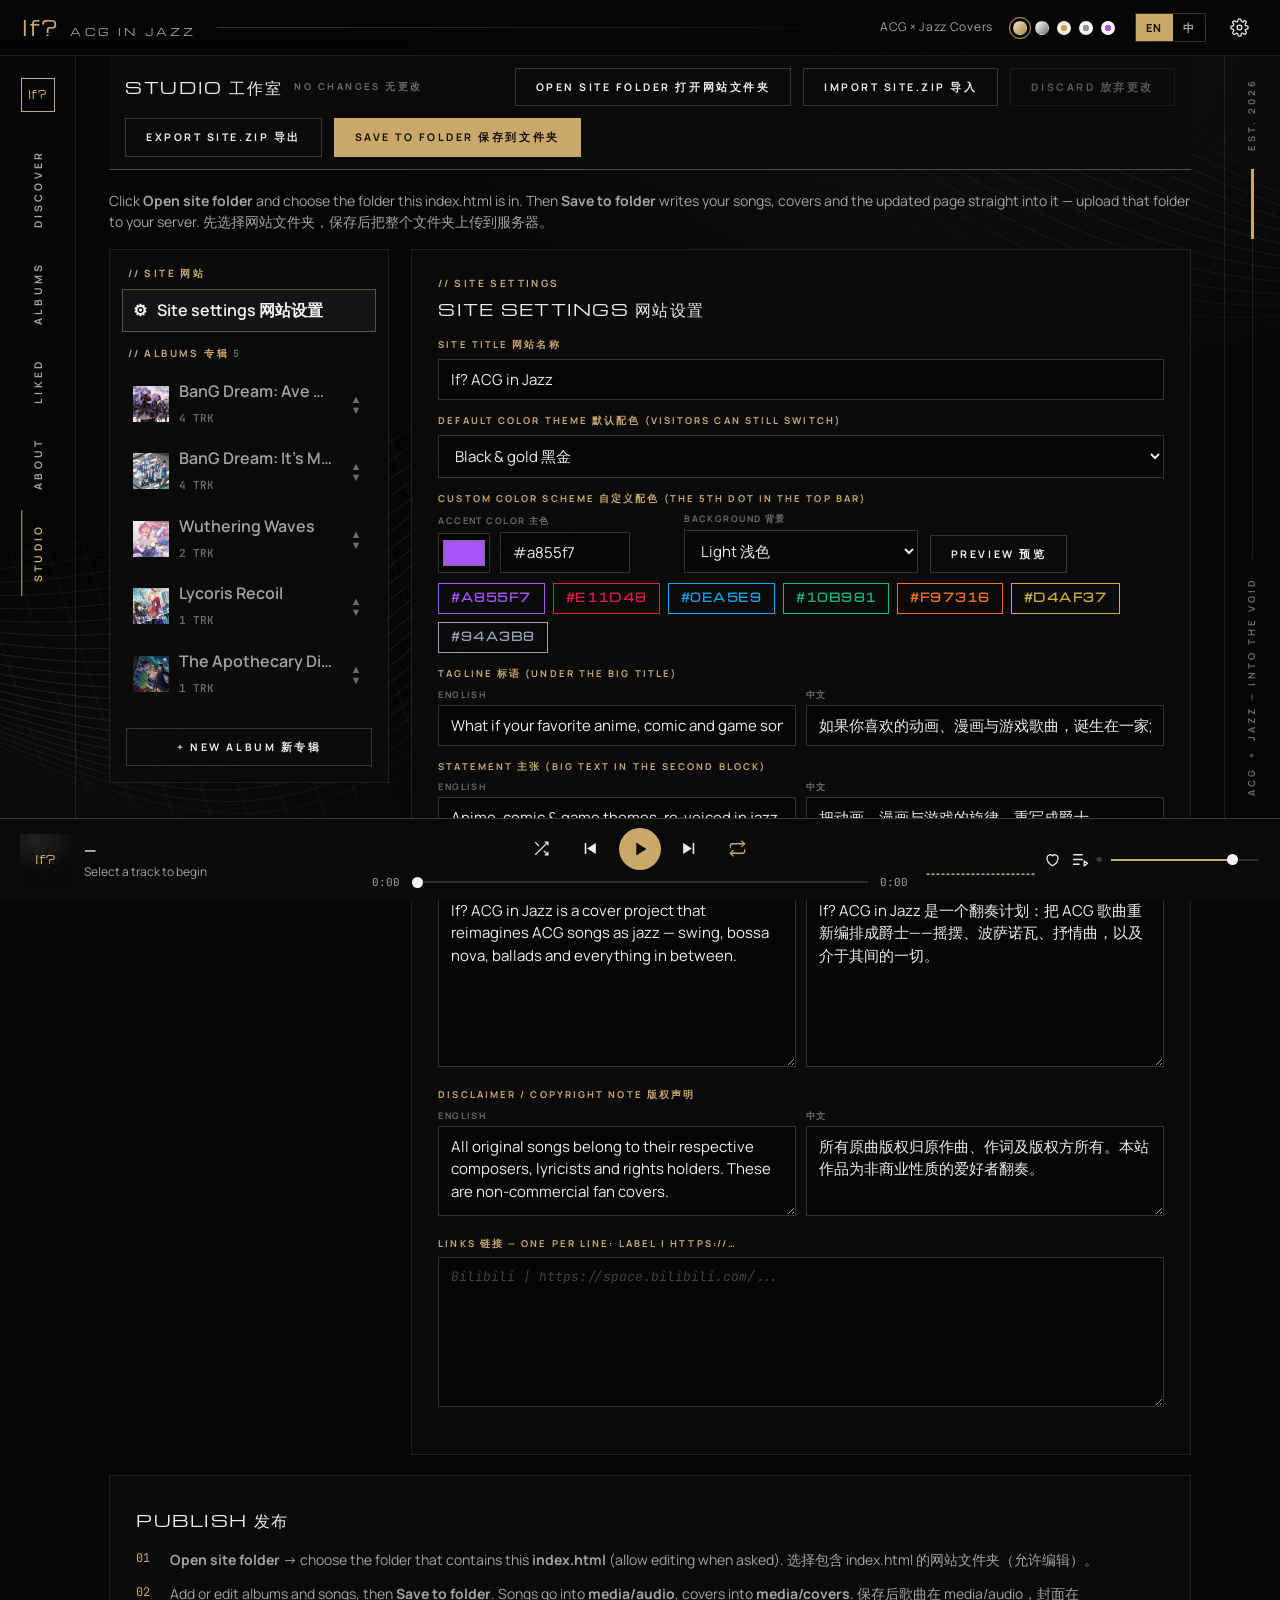
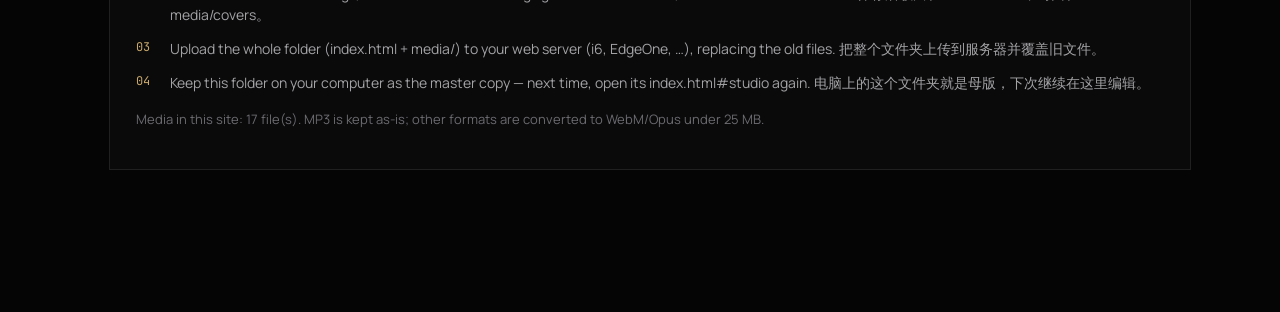
<file: if-acg-jazz-site/studio.html>
<!DOCTYPE html><html><head><meta charset="utf-8"><title>Studio</title><meta http-equiv="refresh" content="0; url=index.html#studio"></head><body><a href="index.html#studio">Open Studio</a></body></html>
</file>
